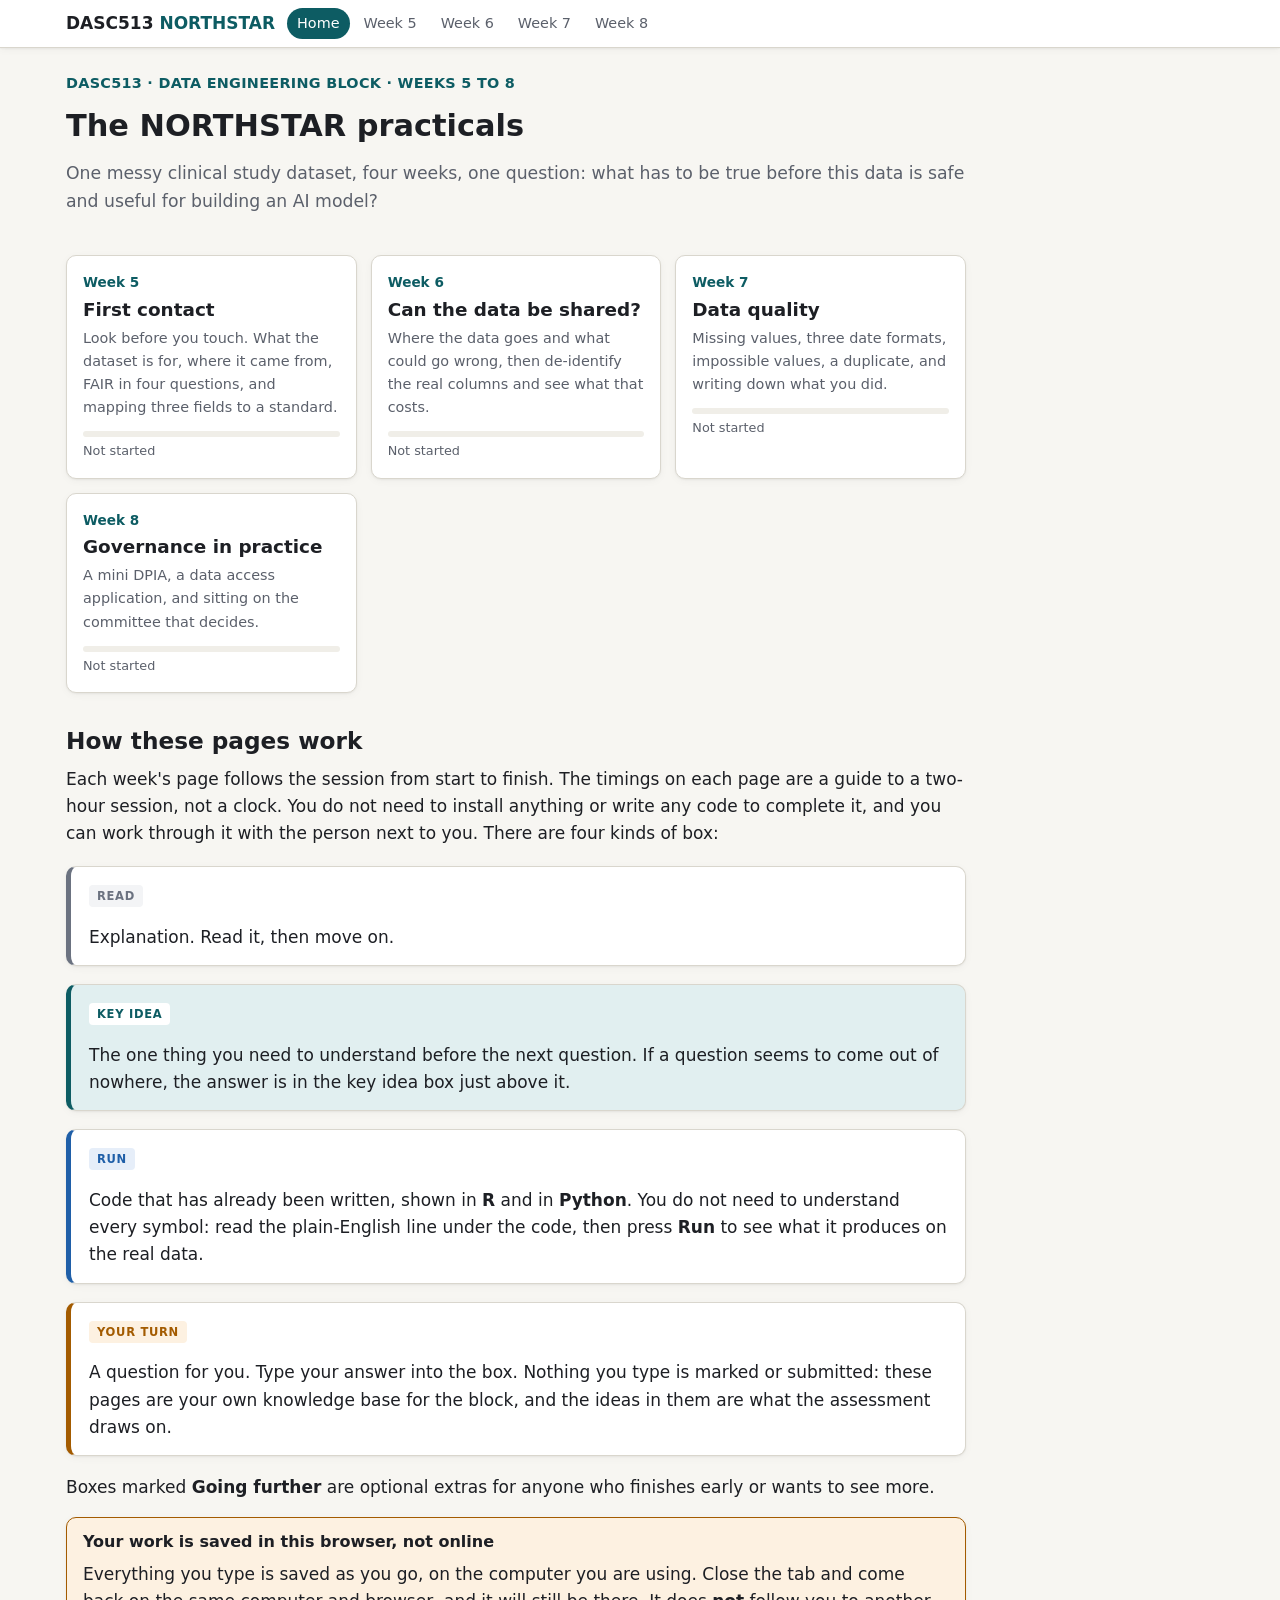
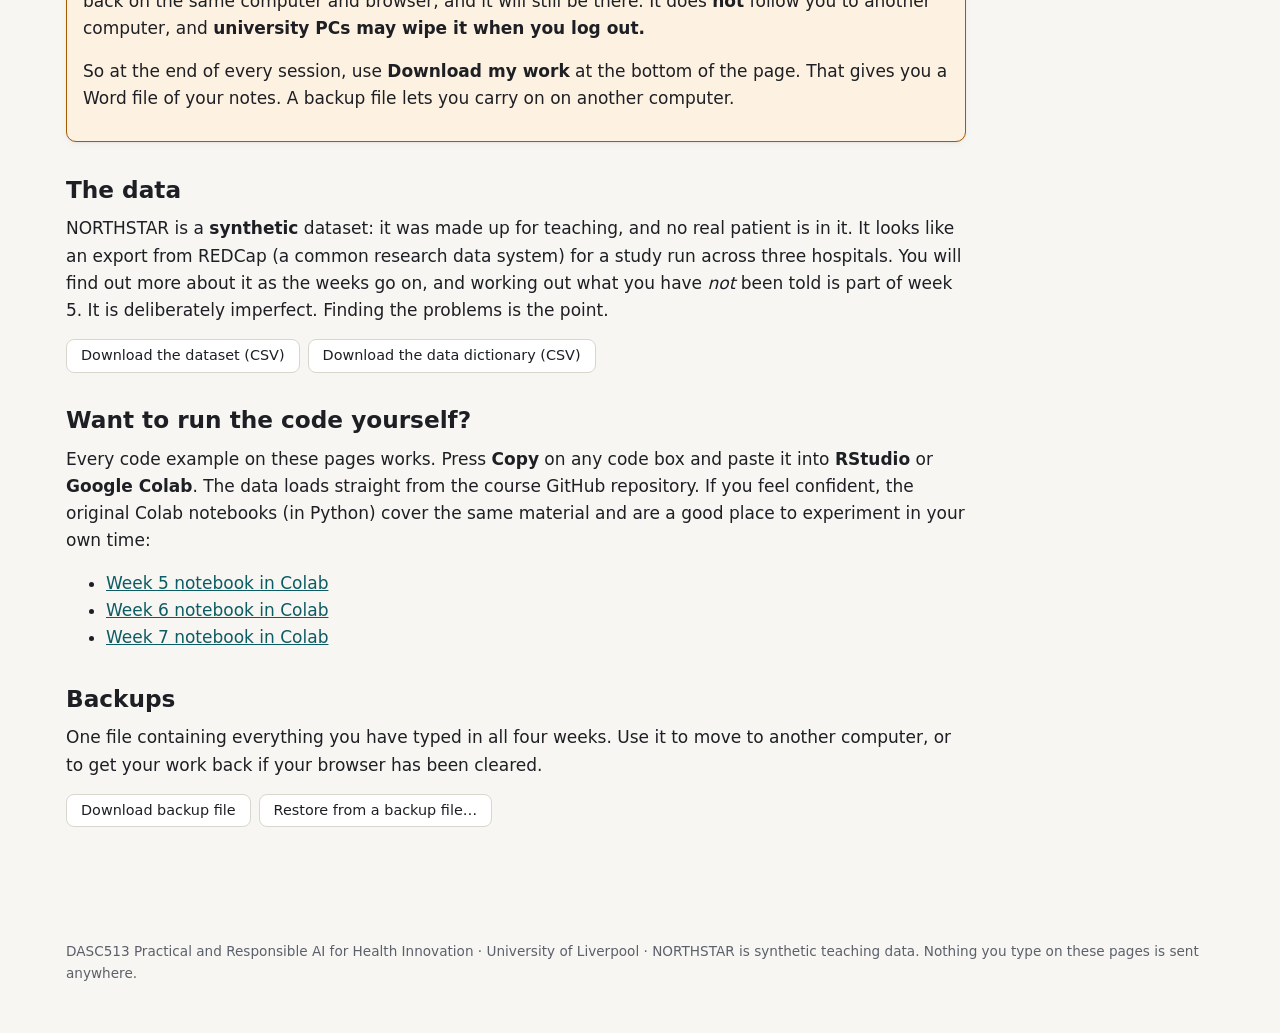
<file: docs/index.html>
<!doctype html>
<html lang="en-GB">
<head>
<meta charset="utf-8">
<meta name="viewport" content="width=device-width, initial-scale=1">
<title>NORTHSTAR Practicals</title>
<meta name="description" content="DASC513 Data Engineering practicals: work through the NORTHSTAR study dataset week by week. Answers save in your browser and download as notes.">
<link rel="stylesheet" href="assets/style.css">
<link rel="icon" href="data:image/svg+xml,%3Csvg xmlns='http://www.w3.org/2000/svg' viewBox='0 0 32 32'%3E%3Crect width='32' height='32' rx='7' fill='%230d5c63'/%3E%3Cpath d='M16 5l2.6 7.9H27l-6.8 4.9 2.6 8L16 21l-6.8 4.8 2.6-8L5 12.9h8.4z' fill='%23fff'/%3E%3C/svg%3E">
</head>
<body data-week="home">
<div class="layout" style="grid-template-columns:1fr">
<main id="main" style="max-width:900px">

<div class="hero">
  <div class="kicker">DASC513 · Data Engineering block · Weeks 5 to 8</div>
  <h1>The NORTHSTAR practicals</h1>
  <p class="lede">One messy clinical study dataset, four weeks, one question: what has to be true
  before this data is safe and useful for building an AI model?</p>
</div>

<div class="cards" id="weeks">
  <a class="card" href="week5.html" data-wk="5"><div class="wk">Week 5</div><h3>First contact</h3>
    <p>Look before you touch. What the dataset is for, where it came from, FAIR in four questions, and mapping three fields to a standard.</p>
    <div class="pbar"><div></div></div><div class="pct"></div></a>
  <a class="card" href="week6.html" data-wk="6"><div class="wk">Week 6</div><h3>Can the data be shared?</h3>
    <p>Where the data goes and what could go wrong, then de-identify the real columns and see what that costs.</p>
    <div class="pbar"><div></div></div><div class="pct"></div></a>
  <a class="card" href="week7.html" data-wk="7"><div class="wk">Week 7</div><h3>Data quality</h3>
    <p>Missing values, three date formats, impossible values, a duplicate, and writing down what you did.</p>
    <div class="pbar"><div></div></div><div class="pct"></div></a>
  <a class="card" href="week8.html" data-wk="8"><div class="wk">Week 8</div><h3>Governance in practice</h3>
    <p>A mini DPIA, a data access application, and sitting on the committee that decides.</p>
    <div class="pbar"><div></div></div><div class="pct"></div></a>
</div>

<h2>How these pages work</h2>
<p>Each week's page follows the session from start to finish. The timings on each page are a guide to a two-hour session, not a clock. You do not need to install anything or write
any code to complete it, and you can work through it with the person next to you. There are four kinds of box:</p>
<div class="cell read"><span class="tag">Read</span><p>Explanation. Read it, then move on.</p></div>
<div class="cell know"><span class="tag">Key idea</span><p>The one thing you need to understand before the next question. If a question seems to come out of nowhere, the answer is in the key idea box just above it.</p></div>
<div class="cell run"><span class="tag">Run</span><p>Code that has already been written, shown in <strong>R</strong> and in <strong>Python</strong>.
You do not need to understand every symbol: read the plain-English line under the code, then press <strong>Run</strong> to see what it produces on the real data.</p></div>
<div class="cell turn"><span class="tag">Your turn</span><p>A question for you. Type your answer into the box. Nothing you type is marked or submitted: these pages are your own knowledge base for the block, and the ideas in them are what the assessment draws on.</p></div>

<p>Boxes marked <strong>Going further</strong> are optional extras for anyone who finishes early or wants to see more.</p>
<div class="notice important">
  <h3>Your work is saved in this browser, not online</h3>
  <p>Everything you type is saved as you go, on the computer you are using. Close the tab and come back
  on the same computer and browser, and it will still be there. It does <strong>not</strong> follow you to another
  computer, and <strong>university PCs may wipe it when you log out.</strong></p>
  <p>So at the end of every session, use <strong>Download my work</strong> at the bottom of the page.
  That gives you a Word file of your notes. A backup file lets you carry on on another computer.</p>
</div>

<h2>The data</h2>
<p>NORTHSTAR is a <strong>synthetic</strong> dataset: it was made up for teaching, and no real patient is in it.
It looks like an export from REDCap (a common research data system) for a study run across three
hospitals. You will find out more about it as the weeks go on, and working out what you have <em>not</em>
been told is part of week 5. It is deliberately imperfect. Finding the problems is the point.</p>
<div class="btnrow">
  <a class="btn" href="data/NORTHSTAR_redcap_export.csv" download>Download the dataset (CSV)</a>
  <a class="btn" href="data/NORTHSTAR_data_dictionary.csv" download>Download the data dictionary (CSV)</a>
</div>

<h2>Want to run the code yourself?</h2>
<p>Every code example on these pages works. Press <strong>Copy</strong> on any code box and paste it into
<strong>RStudio</strong> or <strong>Google Colab</strong>. The data loads straight from the course GitHub repository.
If you feel confident, the original Colab notebooks (in Python) cover the same material and are a good
place to experiment in your own time:</p>
<ul>
  <li><a href="https://colab.research.google.com/github/civic-health-innovation-labs/dasc513-data-engineering/blob/main/NORTHSTAR_week5_first_contact_STUDENT.ipynb">Week 5 notebook in Colab</a></li>
  <li><a href="https://colab.research.google.com/github/civic-health-innovation-labs/dasc513-data-engineering/blob/main/NORTHSTAR_week6_anonymisation_STUDENT.ipynb">Week 6 notebook in Colab</a></li>
  <li><a href="https://colab.research.google.com/github/civic-health-innovation-labs/dasc513-data-engineering/blob/main/NORTHSTAR_week7_data_quality_STUDENT.ipynb">Week 7 notebook in Colab</a></li>
</ul>

<h2>Backups</h2>
<p>One file containing everything you have typed in all four weeks. Use it to move to another computer,
or to get your work back if your browser has been cleared.</p>
<div class="btnrow">
  <button type="button" id="backup">Download backup file</button>
  <label class="btn" for="restore">Restore from a backup file…</label>
  <input type="file" id="restore" accept=".json,application/json" hidden>
</div>

</main>
</div>
<footer class="site">DASC513 Practical and Responsible AI for Health Innovation · University of Liverpool ·
NORTHSTAR is synthetic teaching data. Nothing you type on these pages is sent anywhere.</footer>

<script src="assets/app.js"></script>
<script>
(function () {
  var meta = DASC.readJSON("dasc513.meta", {});
  document.querySelectorAll(".card[data-wk]").forEach(function (c) {
    var w = c.dataset.wk, s = DASC.readJSON("dasc513.week" + w, {});
    var p = meta["progress" + w] || 0;
    c.querySelector(".pbar div").style.width = p + "%";
    c.querySelector(".pct").textContent = s._updated ? p + "% answered" : "Not started";
  });
  document.getElementById("backup").addEventListener("click", function () {
    DASC.download("DASC513_backup_" + new Date().toISOString().slice(0, 10) + ".json", JSON.stringify(DASC.allData(), null, 1), "application/json");
  });
  document.getElementById("restore").addEventListener("change", function (e) { if (e.target.files[0]) DASC.restore(e.target.files[0]); });
})();
</script>
</body>
</html>
</file>
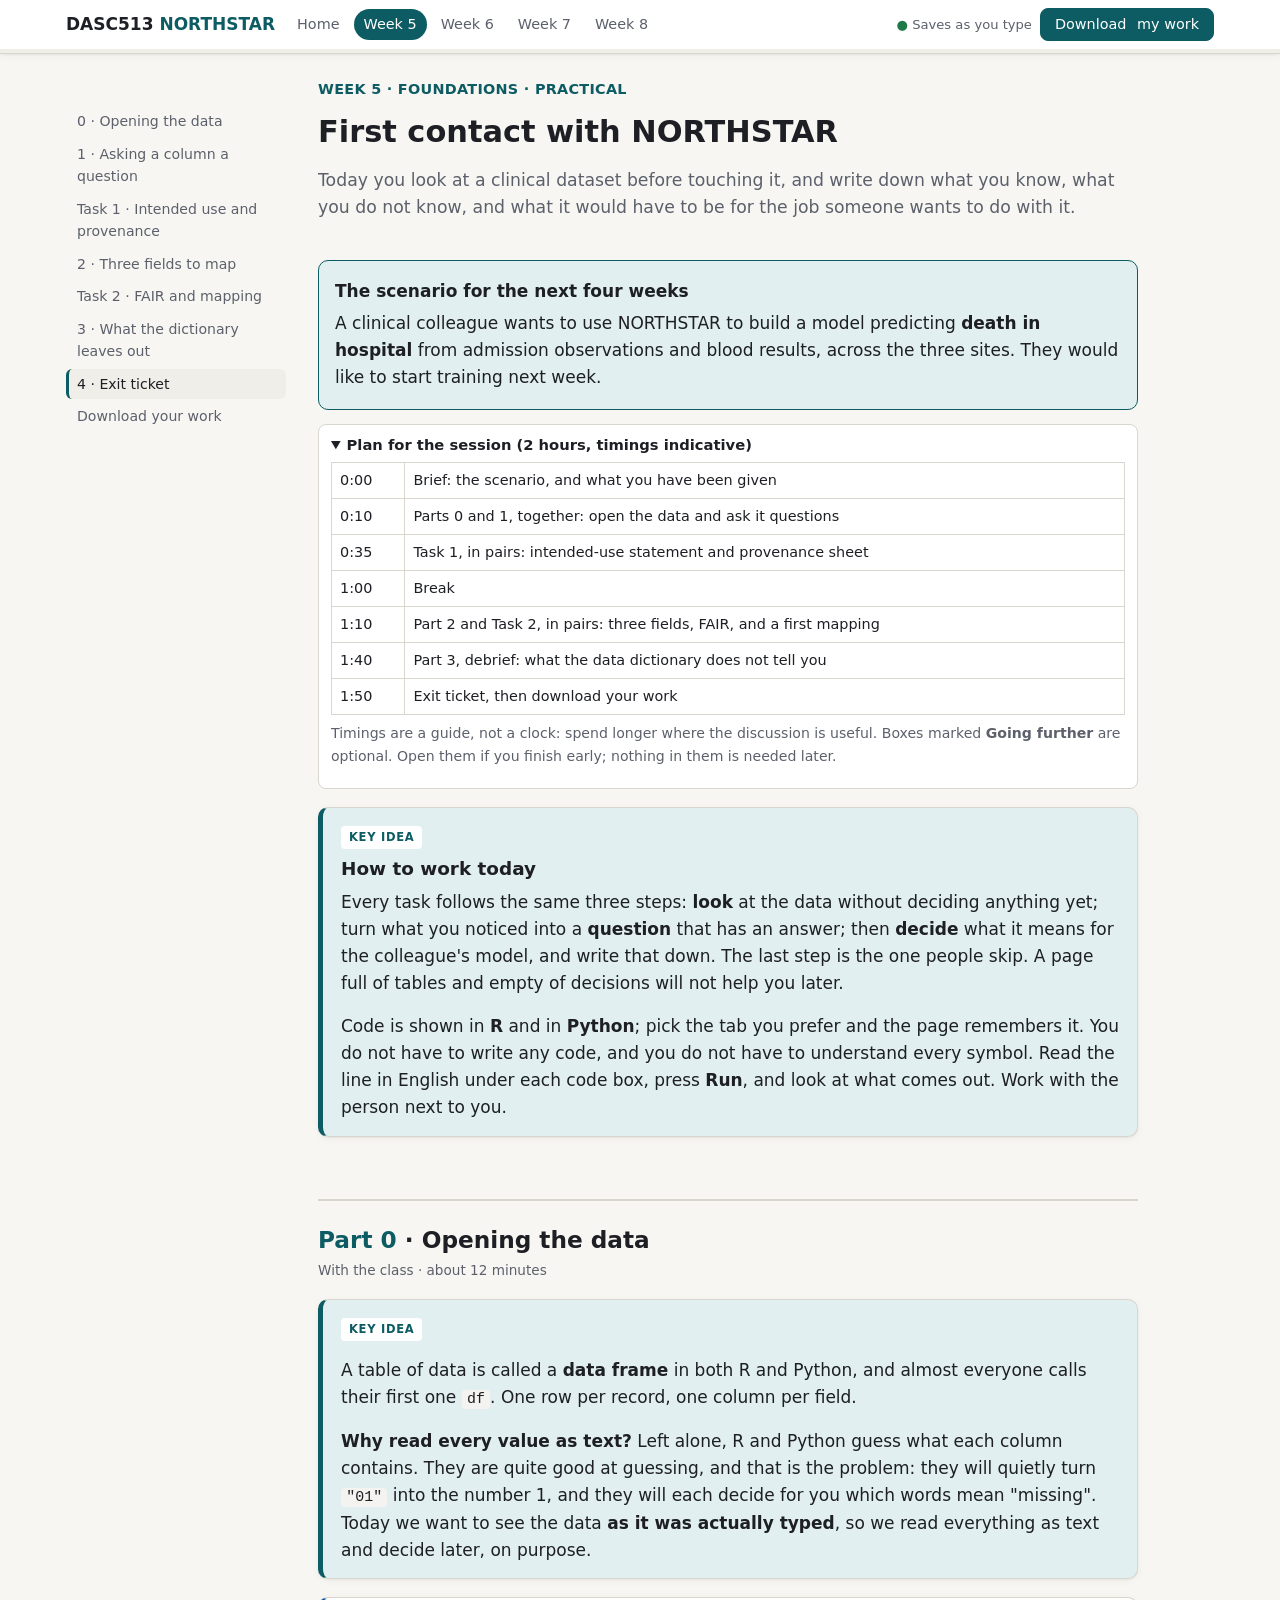
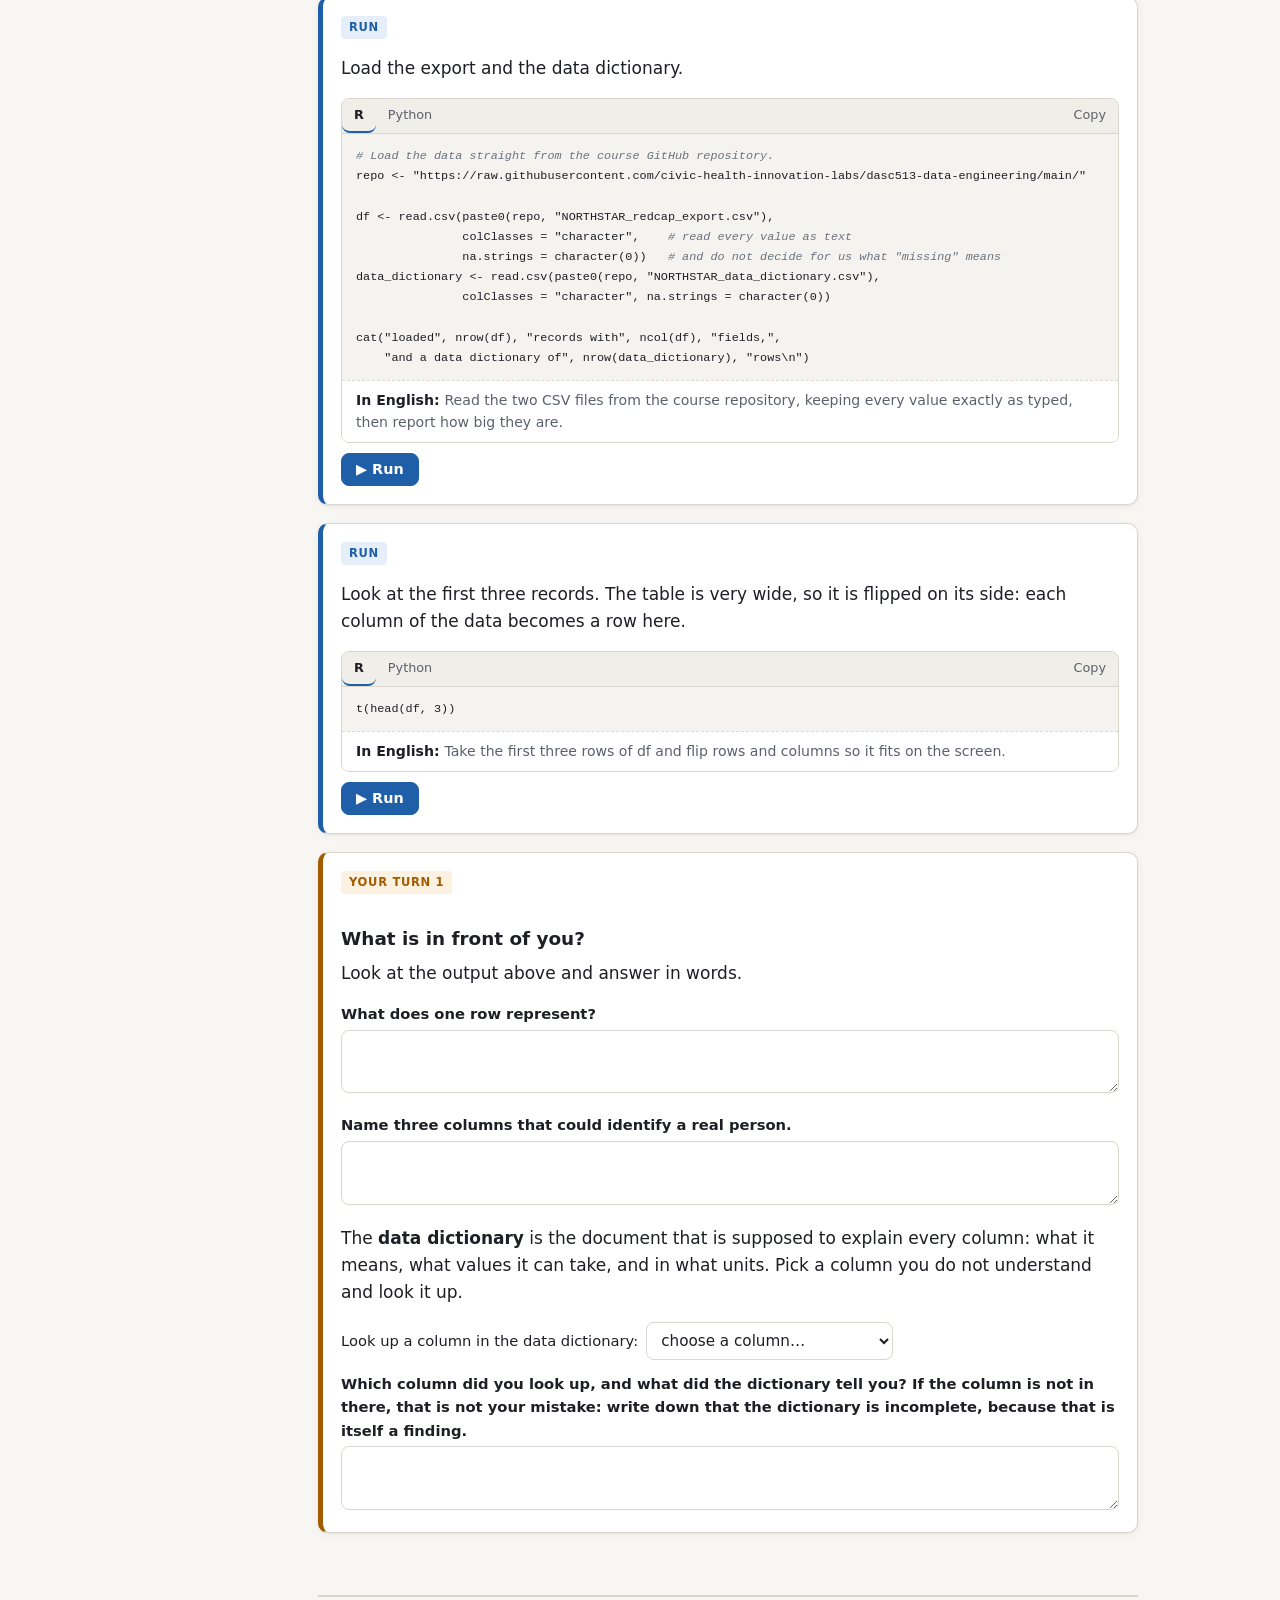
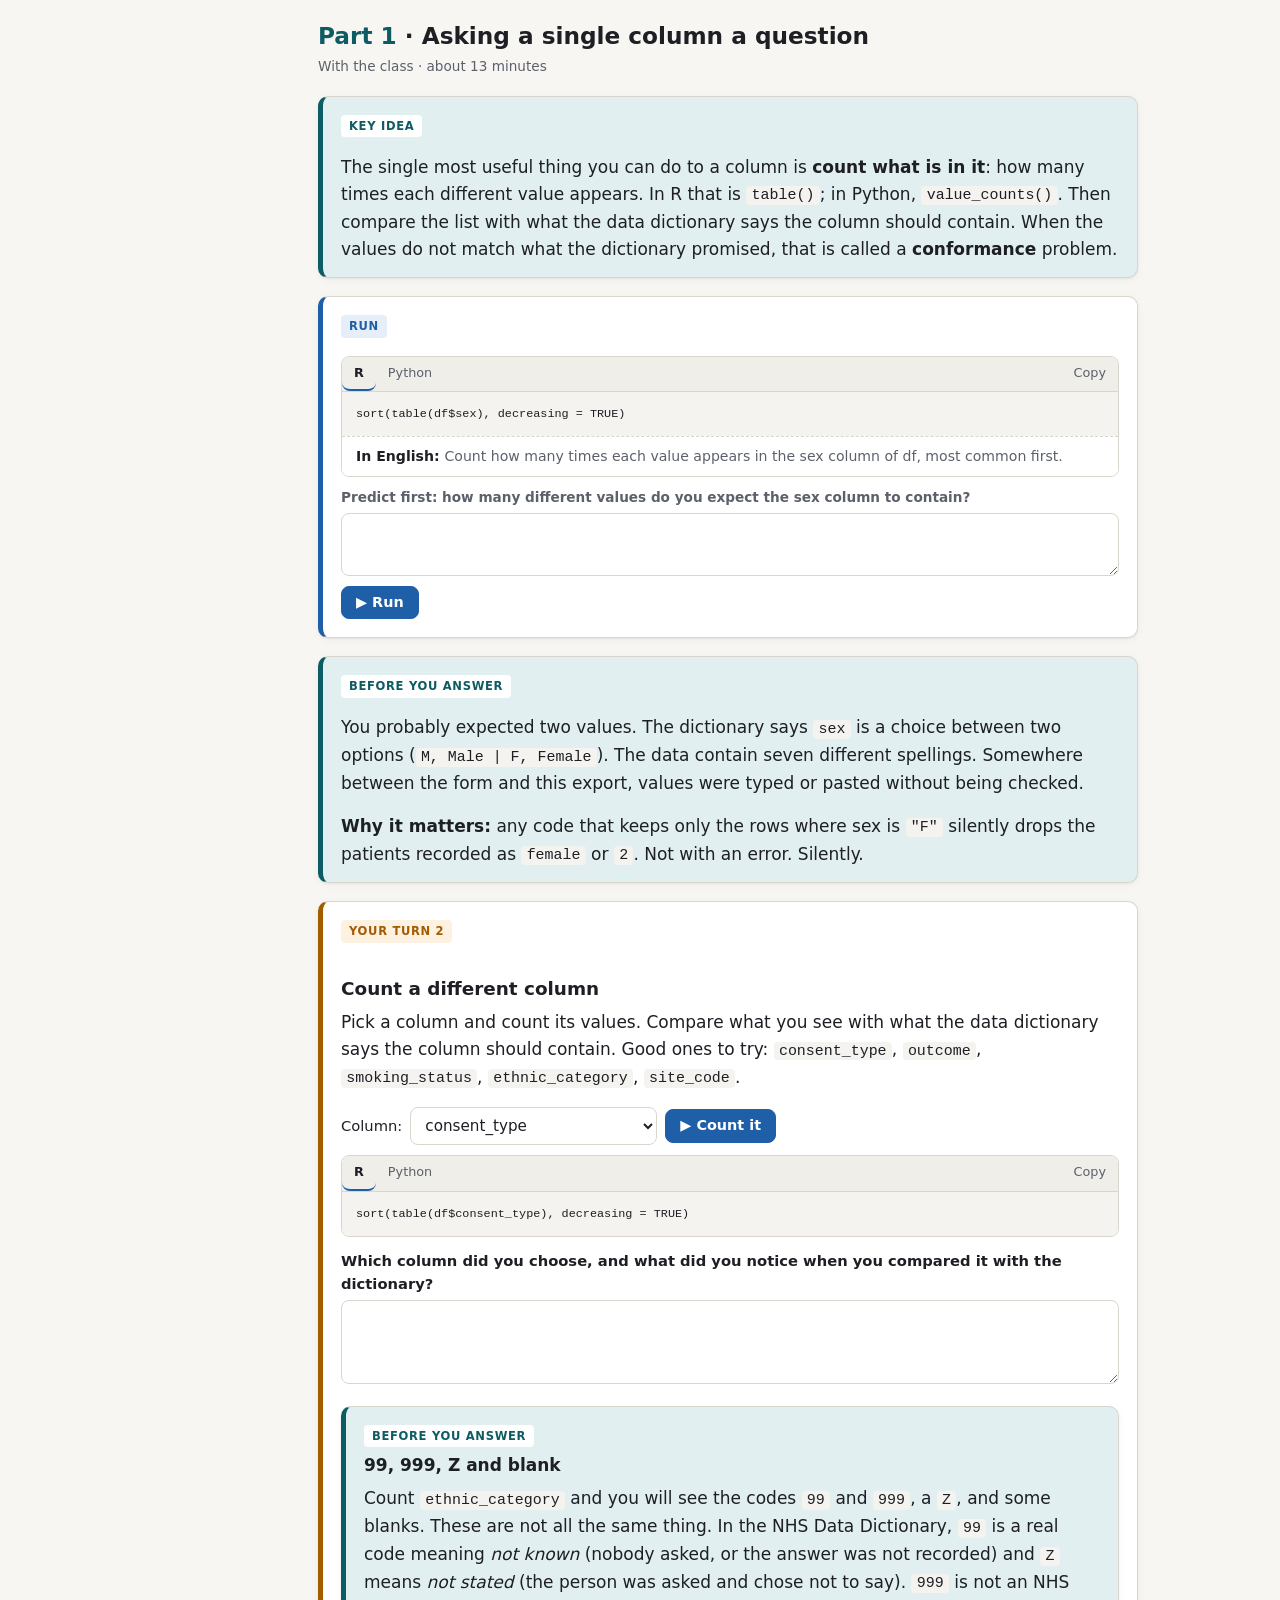
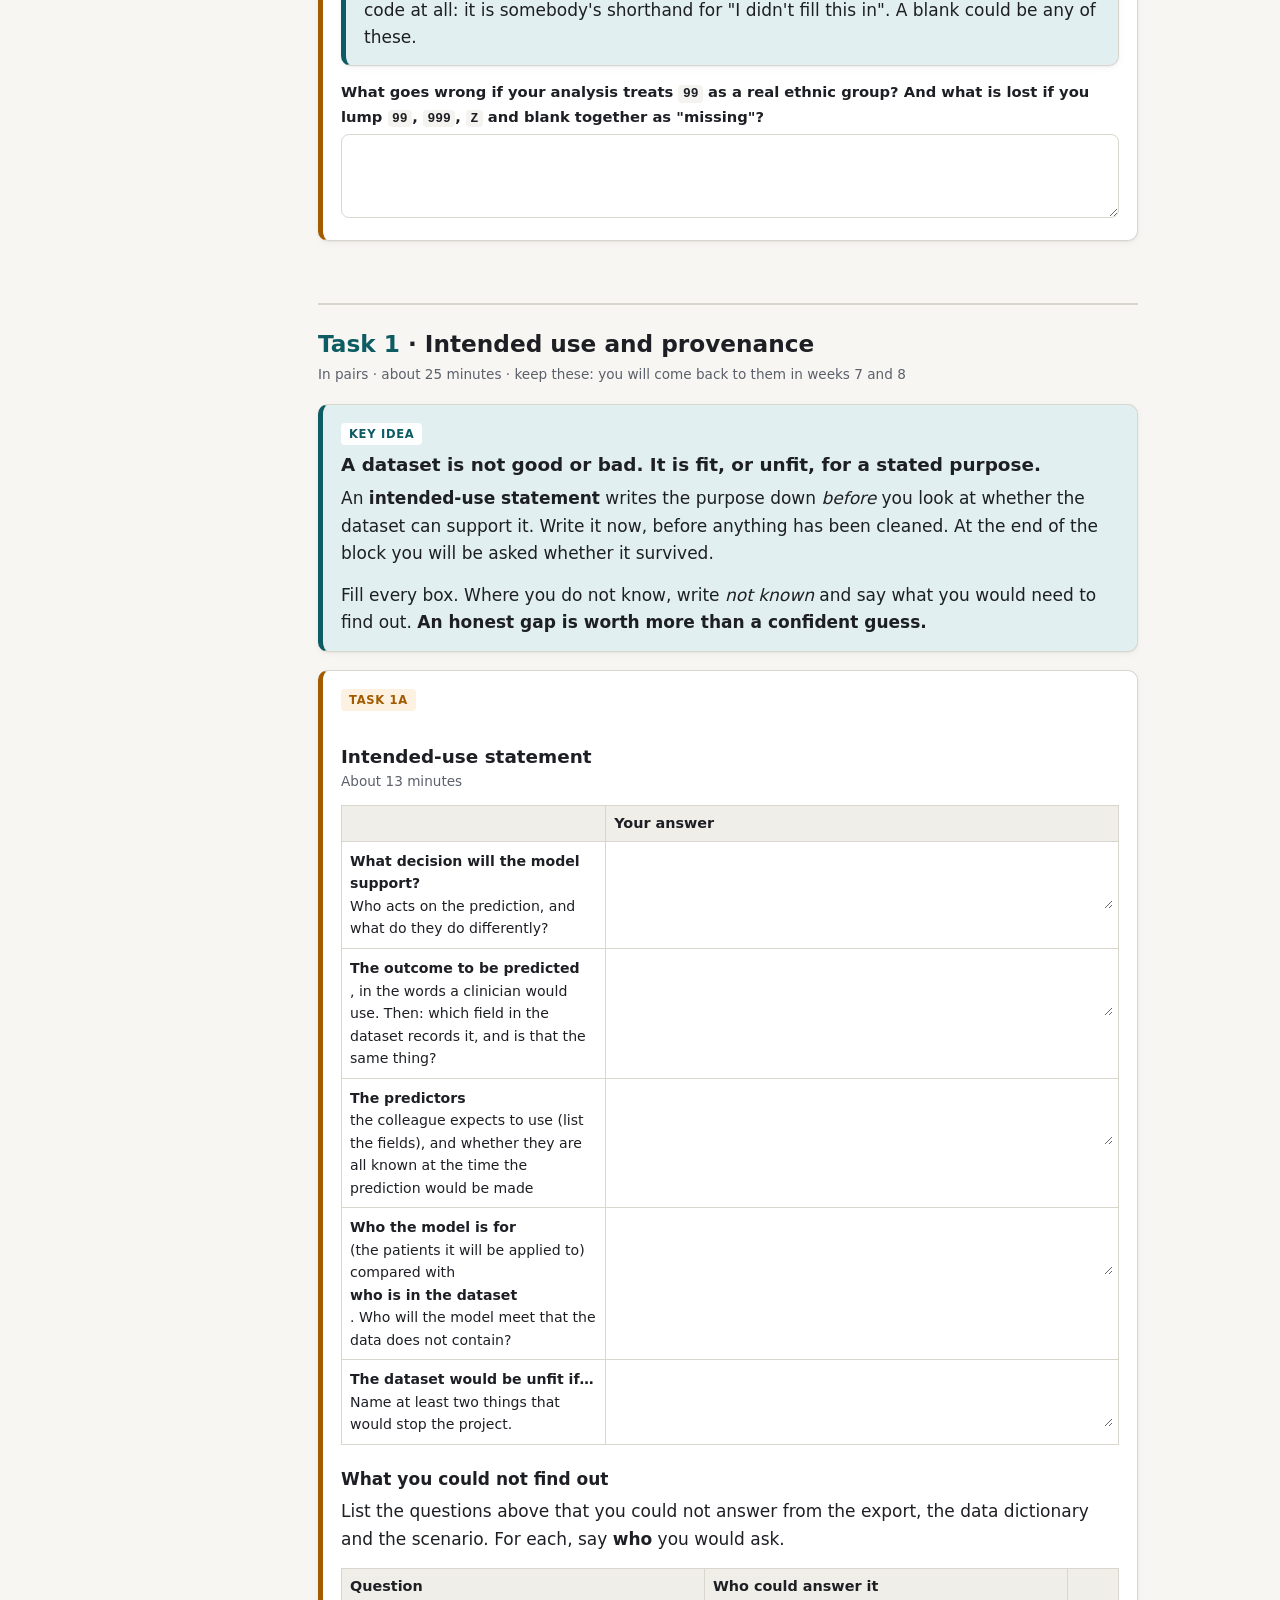
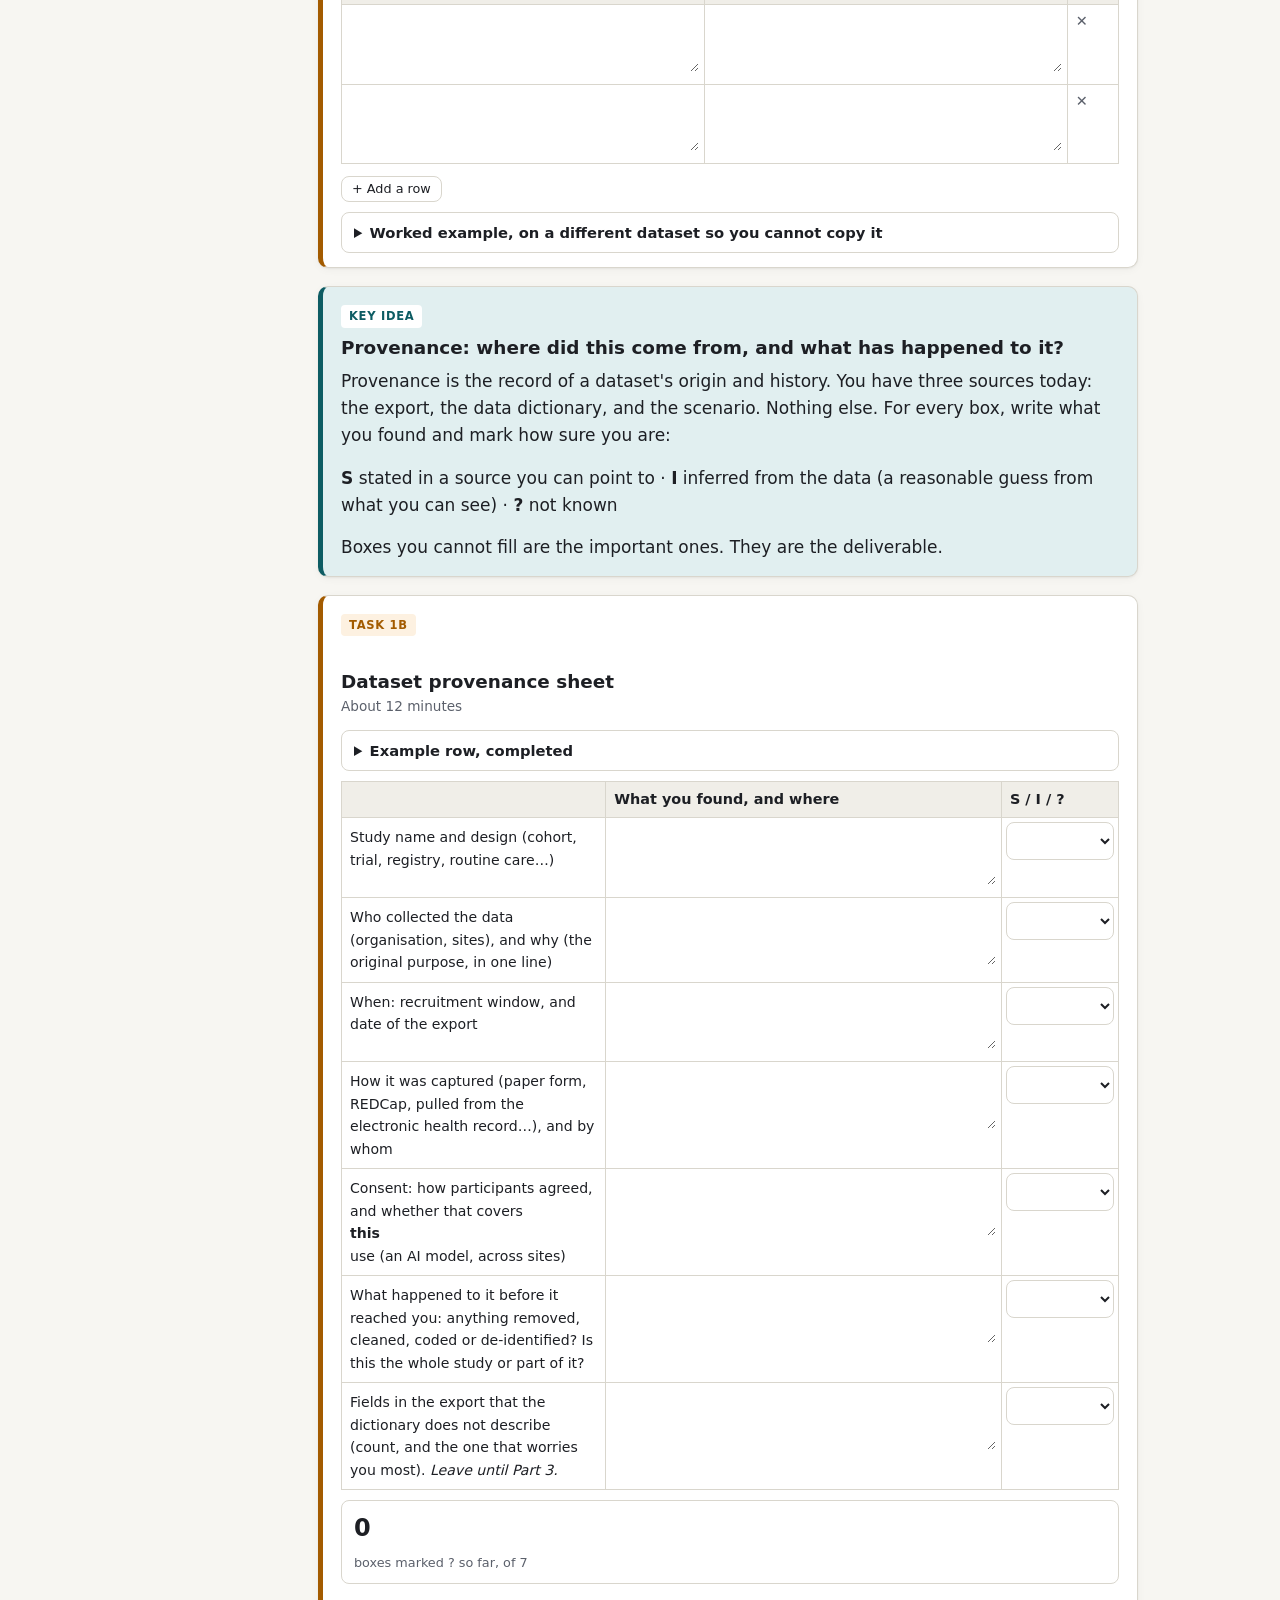
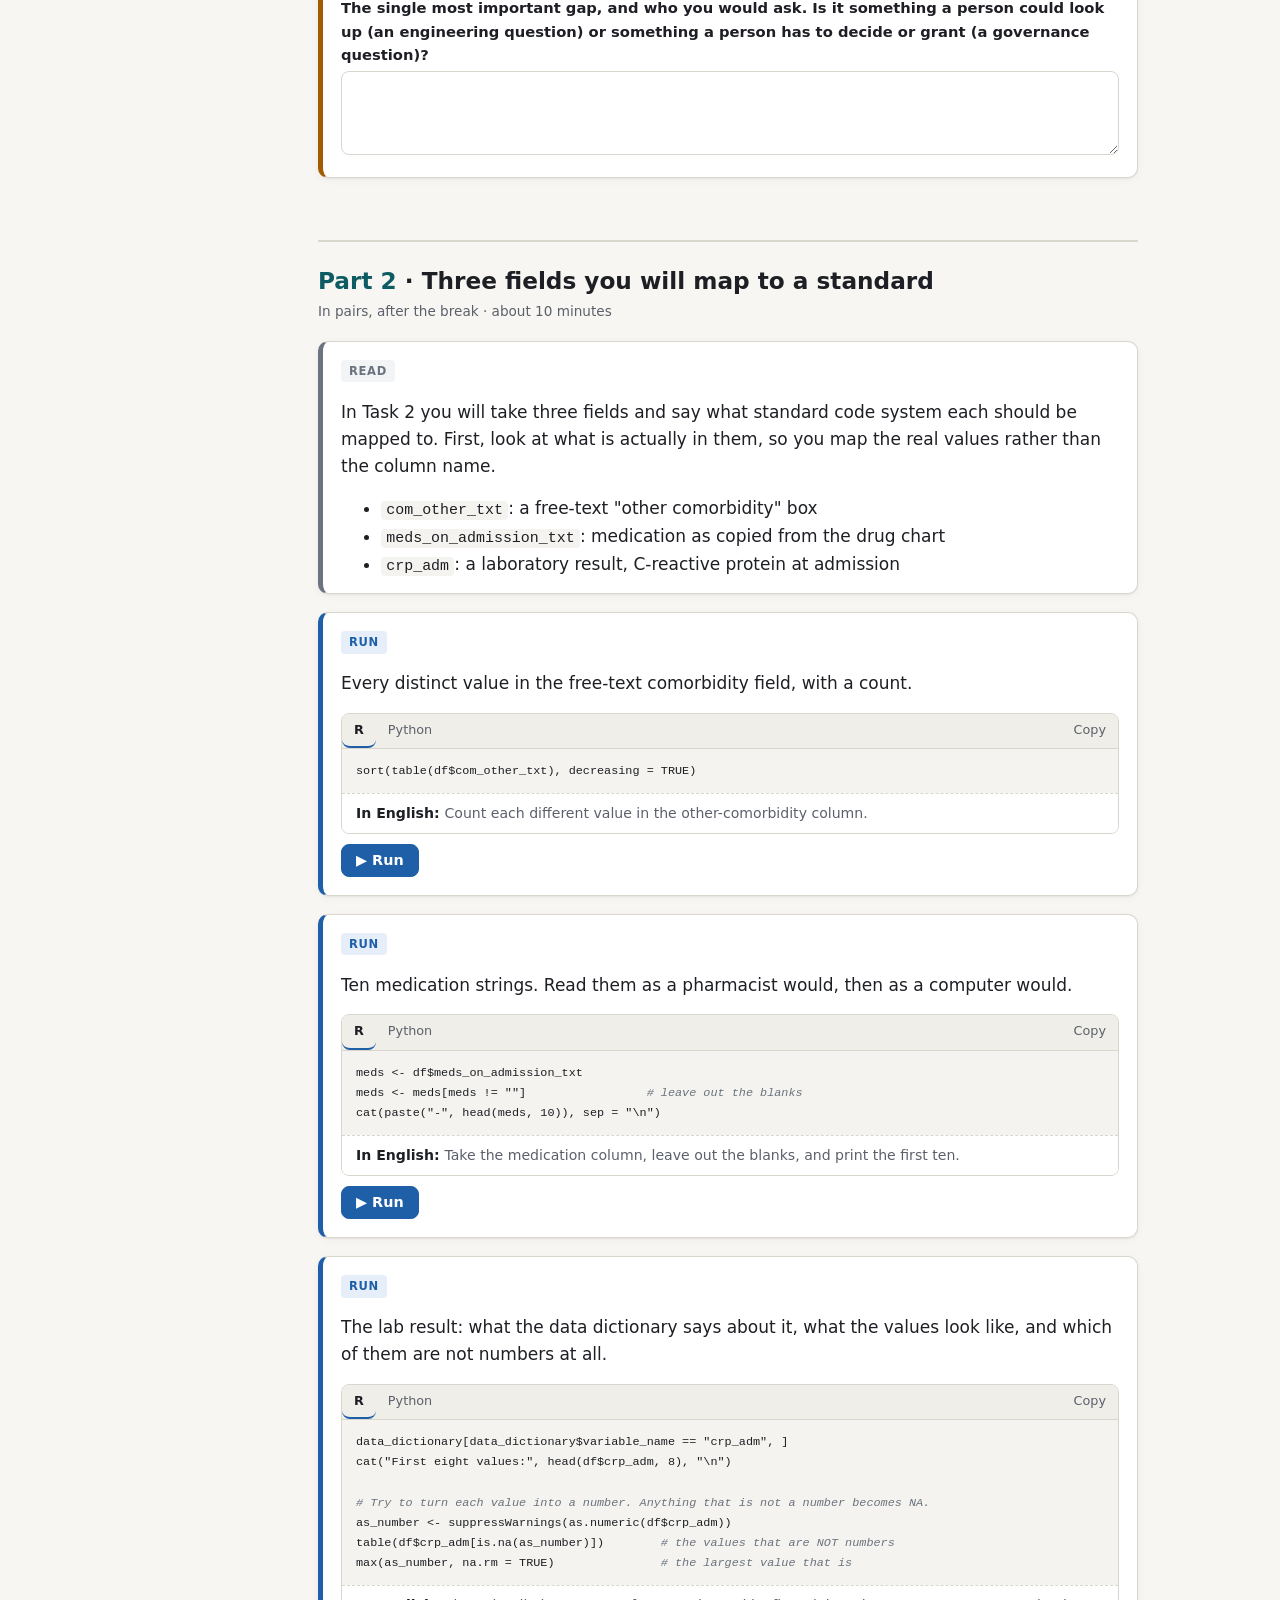
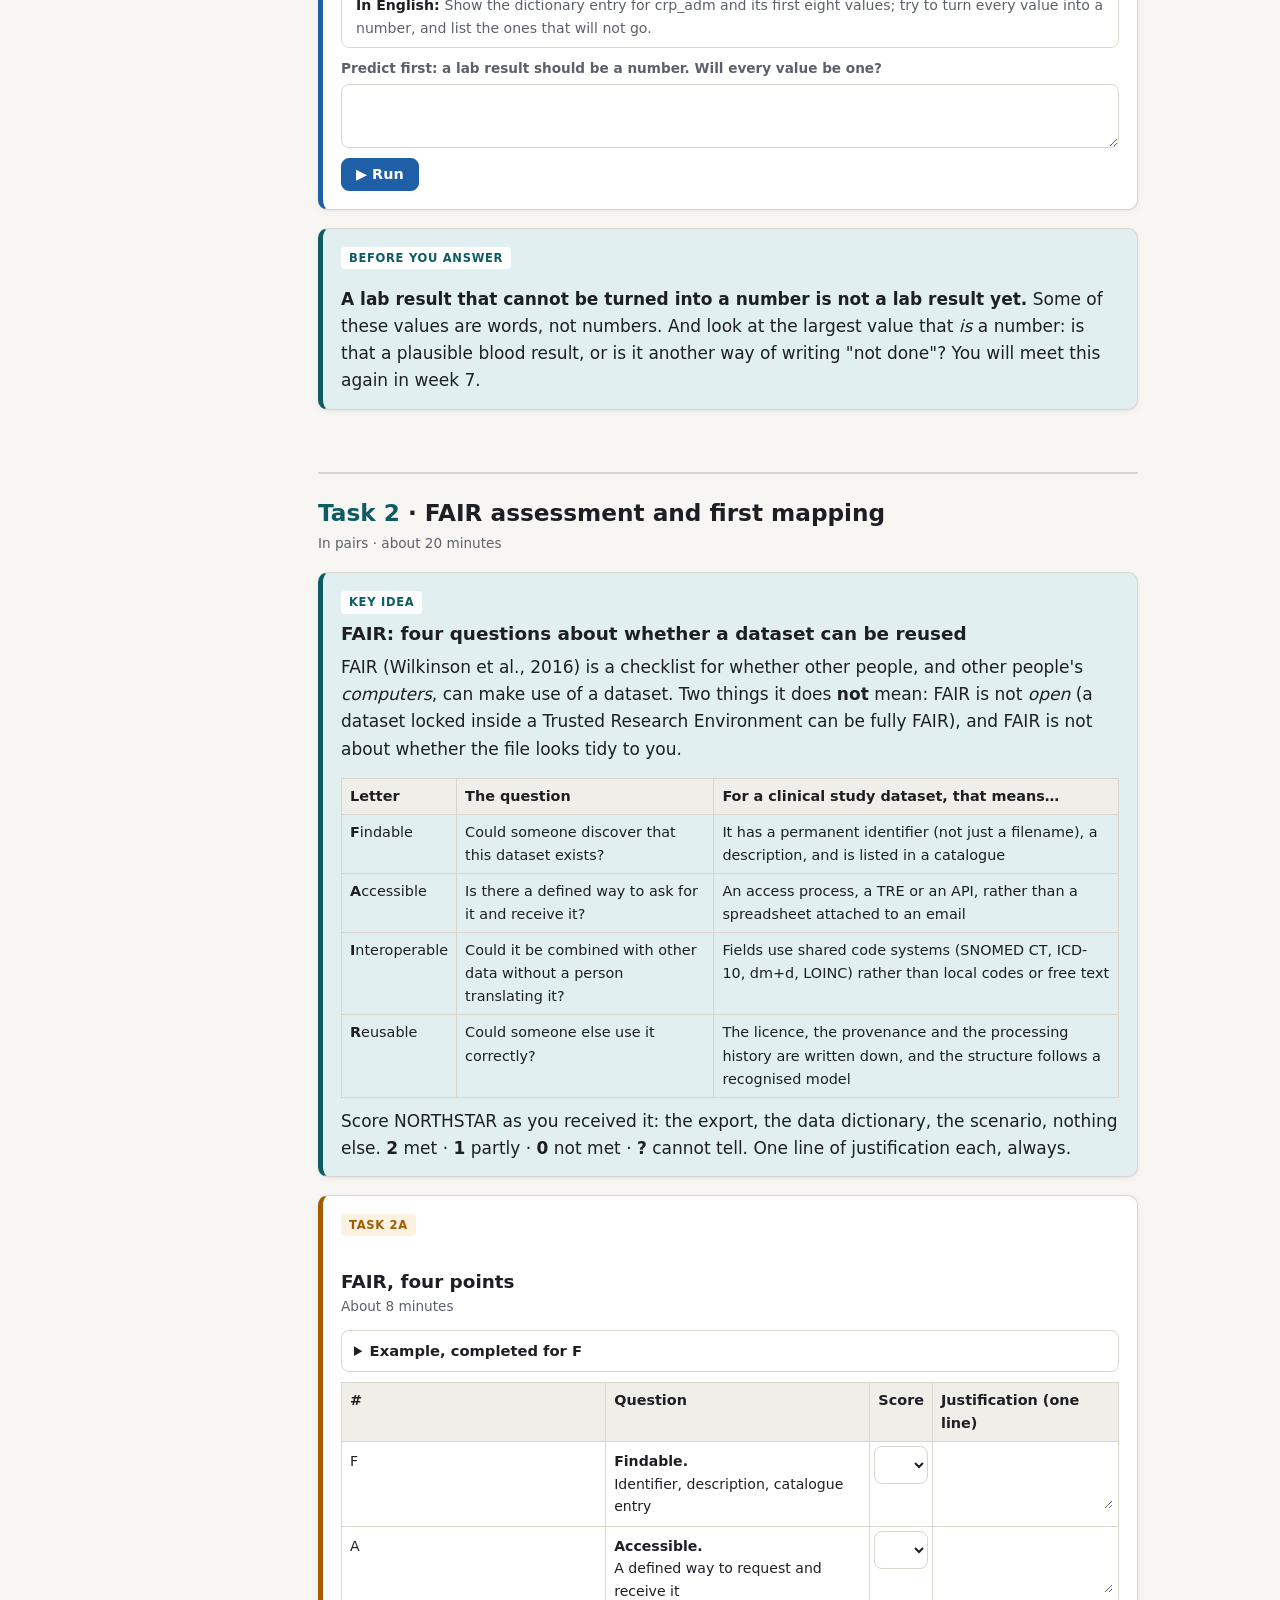
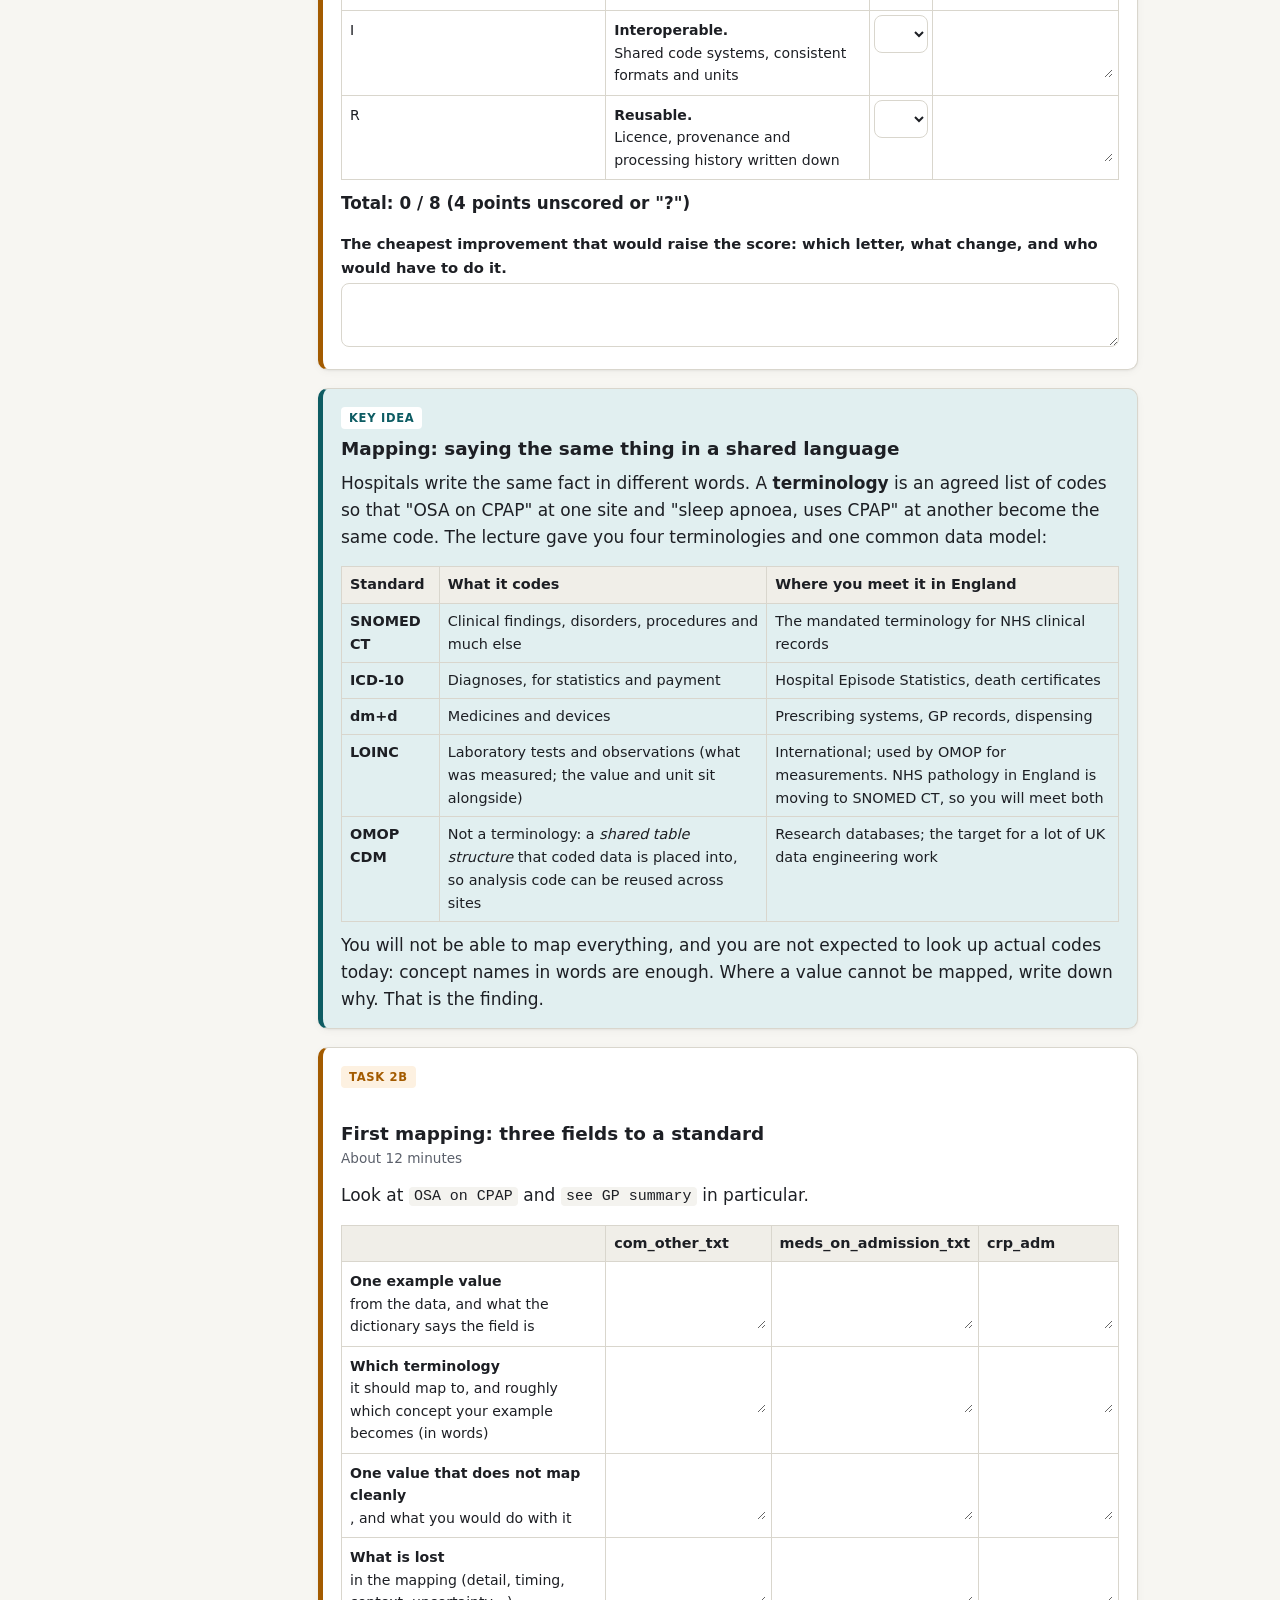
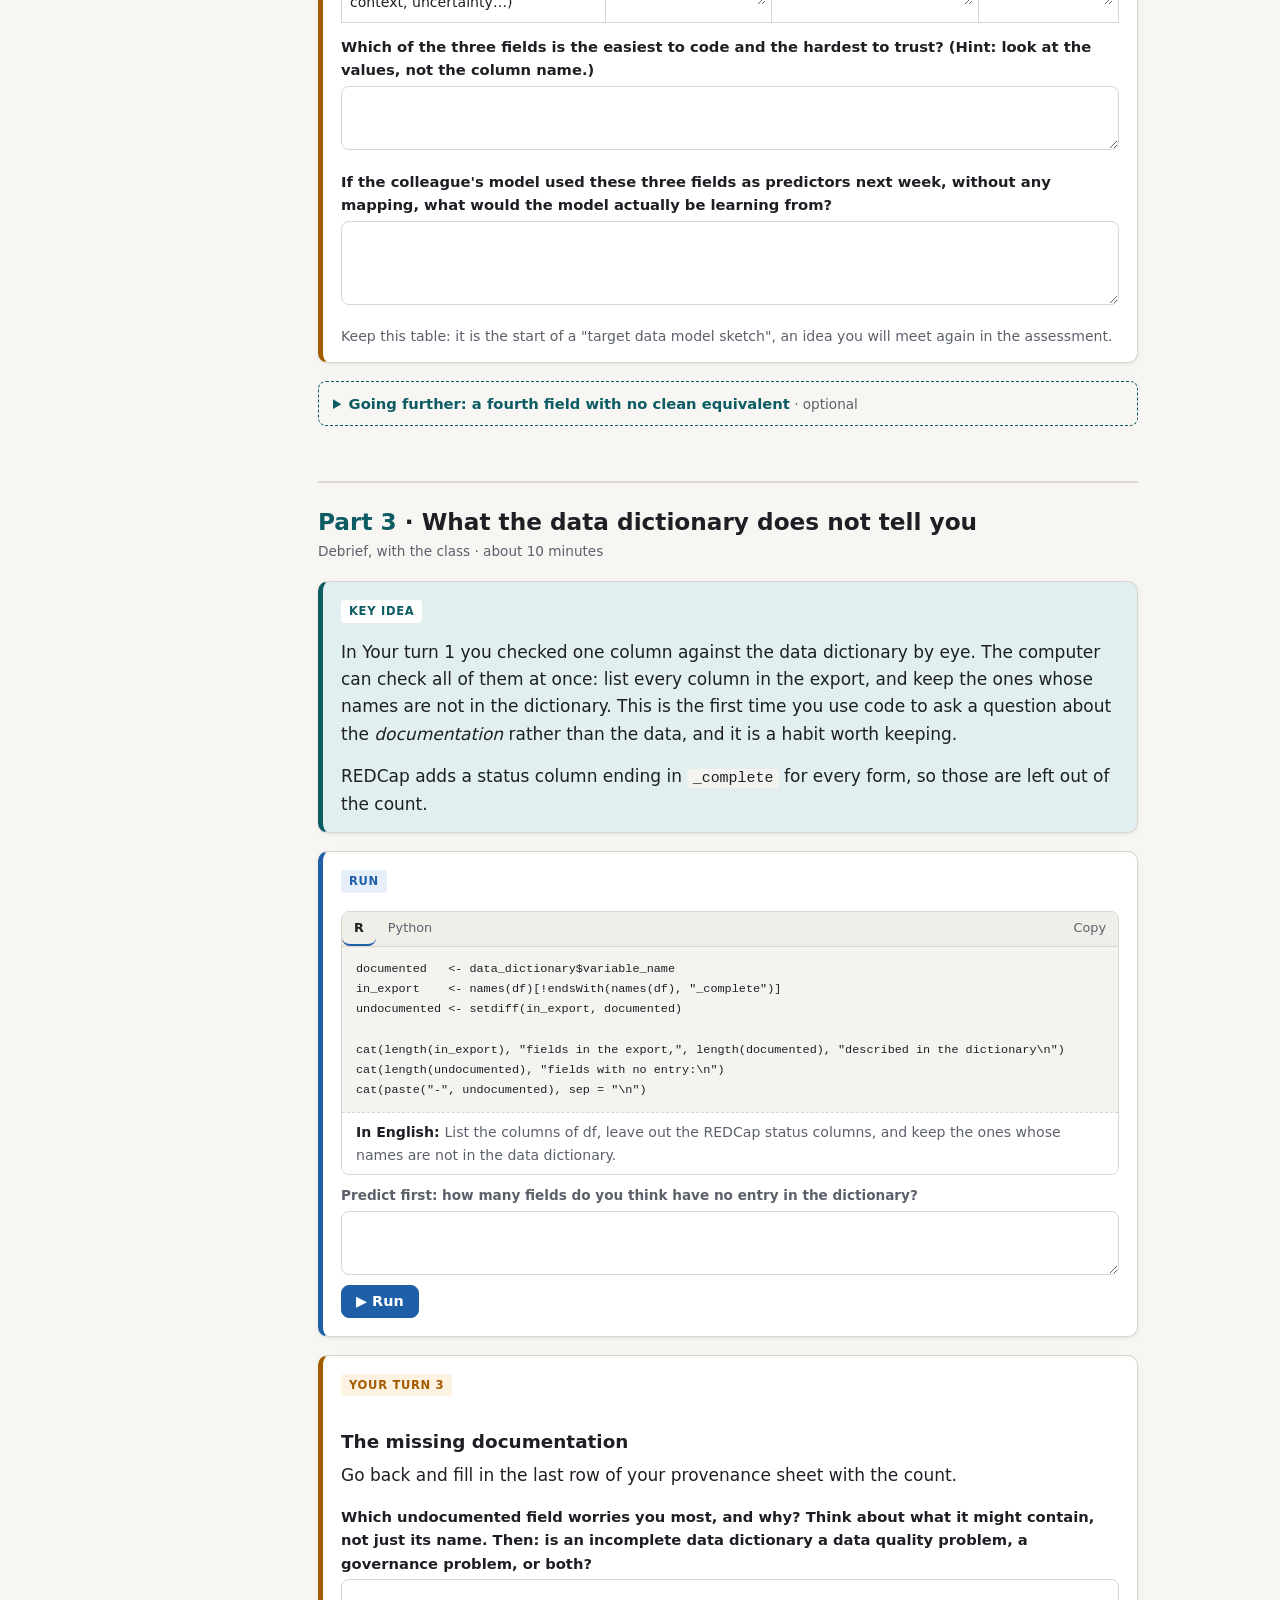
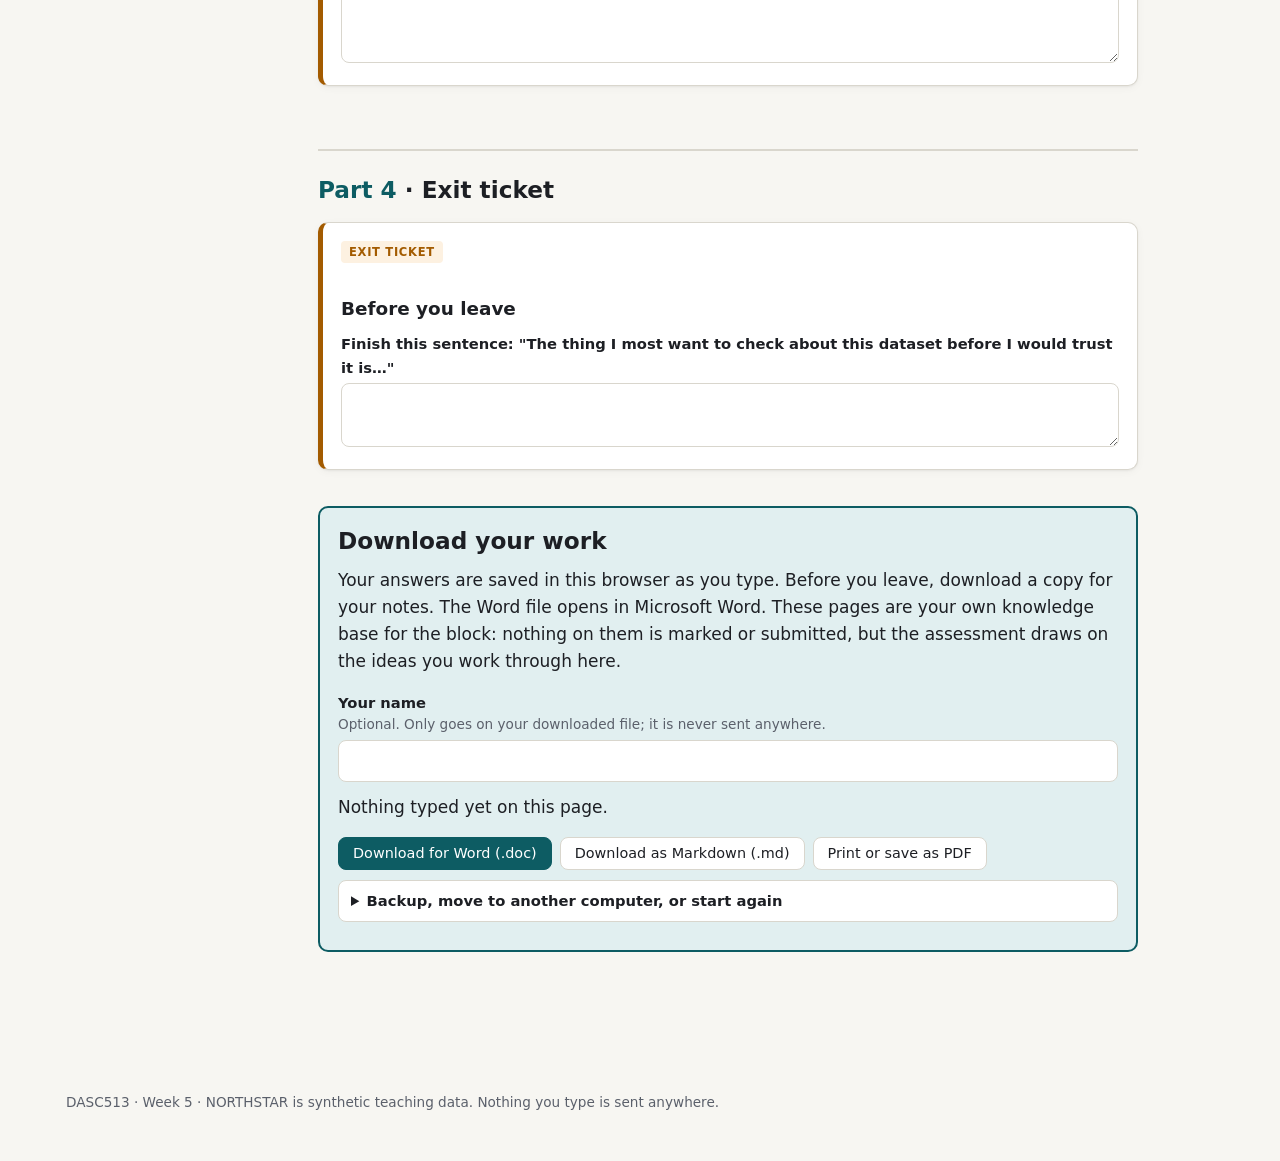
<file: docs/week5.html>
<!doctype html>
<html lang="en-GB">
<head>
<meta charset="utf-8">
<meta name="viewport" content="width=device-width, initial-scale=1">
<title>Week 5 First Contact</title>
<meta name="description" content="DASC513 week 5 practical: first contact with the NORTHSTAR dataset, intended use, provenance, FAIR and mapping.">
<link rel="stylesheet" href="assets/style.css">
<link rel="icon" href="data:image/svg+xml,%3Csvg xmlns='http://www.w3.org/2000/svg' viewBox='0 0 32 32'%3E%3Crect width='32' height='32' rx='7' fill='%230d5c63'/%3E%3Cpath d='M16 5l2.6 7.9H27l-6.8 4.9 2.6 8L16 21l-6.8 4.8 2.6-8L5 12.9h8.4z' fill='%23fff'/%3E%3C/svg%3E">
</head>
<body data-week="5">
<div class="layout">
<aside class="toc"></aside>
<main id="main">

<div class="hero">
  <div class="kicker">Week 5 · Foundations · Practical</div>
  <h1>First contact with NORTHSTAR</h1>
  <p class="lede">Today you look at a clinical dataset before touching it, and write down what you know,
  what you do not know, and what it would have to be for the job someone wants to do with it.</p>
</div>

<div class="scenario">
  <p><strong>The scenario for the next four weeks</strong></p>
  <p>A clinical colleague wants to use NORTHSTAR to build a model predicting <strong>death in hospital</strong>
  from admission observations and blood results, across the three sites. They would like to start training next week.</p>
</div>

<details open>
  <summary>Plan for the session (2 hours, timings indicative)</summary>
  <table class="plan">
    <tr><td>0:00</td><td>Brief: the scenario, and what you have been given</td></tr>
    <tr><td>0:10</td><td>Parts 0 and 1, together: open the data and ask it questions</td></tr>
    <tr><td>0:35</td><td>Task 1, in pairs: intended-use statement and provenance sheet</td></tr>
    <tr><td>1:00</td><td>Break</td></tr>
    <tr><td>1:10</td><td>Part 2 and Task 2, in pairs: three fields, FAIR, and a first mapping</td></tr>
    <tr><td>1:40</td><td>Part 3, debrief: what the data dictionary does not tell you</td></tr>
    <tr><td>1:50</td><td>Exit ticket, then download your work</td></tr>
  </table>
  <p class="hint">Timings are a guide, not a clock: spend longer where the discussion is useful. Boxes marked <strong>Going further</strong> are optional. Open them if you finish early; nothing in them is needed later.</p>
</details>

<div class="cell know">
  <span class="tag">Key idea</span>
  <h3 style="margin-top:0">How to work today</h3>
  <p>Every task follows the same three steps: <strong>look</strong> at the data without deciding anything yet; turn what you noticed into a
  <strong>question</strong> that has an answer; then <strong>decide</strong> what it means for the colleague's model, and write that down.
  The last step is the one people skip. A page full of tables and empty of decisions will not help you later.</p>
  <p>Code is shown in <strong>R</strong> and in <strong>Python</strong>; pick the tab you prefer and the page remembers it. You do not have to write any code,
  and you do not have to understand every symbol. Read the line in English under each code box, press <strong>Run</strong>, and look at what comes out.
  Work with the person next to you.</p>
</div>

<!-- ================================================================ -->
<section class="part" id="p0">
<h2 data-short="0 · Opening the data"><span class="part-no">Part 0</span> · Opening the data</h2>
<p class="timing">With the class · about 12 minutes</p>

<div class="cell know">
  <span class="tag">Key idea</span>
  <p>A table of data is called a <strong>data frame</strong> in both R and Python, and almost everyone calls their first one <code>df</code>.
  One row per record, one column per field.</p>
  <p><strong>Why read every value as text?</strong> Left alone, R and Python guess what each column contains. They are quite good at guessing, and that is the problem:
  they will quietly turn <code>"01"</code> into the number 1, and they will each decide for you which words mean "missing". Today we want to see the data
  <strong>as it was actually typed</strong>, so we read everything as text and decide later, on purpose.</p>
</div>

<div class="cell run" data-run="w5.load">
  <span class="tag">Run</span>
  <p>Load the export and the data dictionary.</p>
  <div class="codebox" data-say="Read the two CSV files from the course repository, keeping every value exactly as typed, then report how big they are.">
<script type="text/plain" data-lang="r">
# Load the data straight from the course GitHub repository.
repo <- "https://raw.githubusercontent.com/civic-health-innovation-labs/dasc513-data-engineering/main/"

df <- read.csv(paste0(repo, "NORTHSTAR_redcap_export.csv"),
               colClasses = "character",    # read every value as text
               na.strings = character(0))   # and do not decide for us what "missing" means
data_dictionary <- read.csv(paste0(repo, "NORTHSTAR_data_dictionary.csv"),
               colClasses = "character", na.strings = character(0))

cat("loaded", nrow(df), "records with", ncol(df), "fields,",
    "and a data dictionary of", nrow(data_dictionary), "rows\n")
</script>
<script type="text/plain" data-lang="py">
# Load the data straight from the course GitHub repository.
import pandas as pd
repo = "https://raw.githubusercontent.com/civic-health-innovation-labs/dasc513-data-engineering/main/"

df = pd.read_csv(repo + "NORTHSTAR_redcap_export.csv",
                 dtype=str,                 # read every value as text
                 keep_default_na=False)     # and do not decide for us what "missing" means
data_dictionary = pd.read_csv(repo + "NORTHSTAR_data_dictionary.csv",
                 dtype=str, keep_default_na=False)

print(f"loaded {df.shape[0]} records with {df.shape[1]} fields, "
      f"and a data dictionary of {len(data_dictionary)} rows")
</script>
  </div>
</div>

<div class="cell run" data-run="w5.head">
  <span class="tag">Run</span>
  <p>Look at the first three records. The table is very wide, so it is flipped on its side: each column of the data becomes a row here.</p>
  <div class="codebox" data-say="Take the first three rows of df and flip rows and columns so it fits on the screen.">
<script type="text/plain" data-lang="r">
t(head(df, 3))
</script>
<script type="text/plain" data-lang="py">
df.head(3).T
</script>
  </div>
  <div class="output tall"></div>
</div>

<div class="cell turn">
  <span class="tag">Your turn 1</span>
  <h3>What is in front of you?</h3>
  <p>Look at the output above and answer in words.</p>
  <div class="field"><label for="w5-yt1a">What does one <strong>row</strong> represent?</label>
    <textarea id="w5-yt1a" class="short" data-save="yt1.row"></textarea></div>
  <div class="field"><label for="w5-yt1b">Name three columns that could identify a real person.</label>
    <textarea id="w5-yt1b" class="short" data-save="yt1.ids"></textarea></div>
  <p>The <strong>data dictionary</strong> is the document that is supposed to explain every column: what it means, what values it can take, and in what units.
  Pick a column you do not understand and look it up.</p>
  <div class="lookup noprint">
    <label for="w5-lookup">Look up a column in the data dictionary:</label>
    <select id="w5-lookup"></select>
  </div>
  <div class="output" id="w5-lookup-out"></div>
  <div class="field"><label for="w5-yt1d">Which column did you look up, and what did the dictionary tell you? If the column is not in there, that is not your mistake:
    write down that the dictionary is incomplete, because that is itself a finding.</label>
    <textarea id="w5-yt1d" class="short" data-save="yt1.dict"></textarea></div>
</div>
</section>

<!-- ================================================================ -->
<section class="part" id="p1">
<h2 data-short="1 · Asking a column a question"><span class="part-no">Part 1</span> · Asking a single column a question</h2>
<p class="timing">With the class · about 13 minutes</p>

<div class="cell know">
  <span class="tag">Key idea</span>
  <p>The single most useful thing you can do to a column is <strong>count what is in it</strong>: how many times each different value appears.
  In R that is <code>table()</code>; in Python, <code>value_counts()</code>. Then compare the list with what the data dictionary says the column should contain.
  When the values do not match what the dictionary promised, that is called a <strong>conformance</strong> problem.</p>
</div>

<div class="cell run" data-run="w5.sex" data-predict="how many different values do you expect the sex column to contain?">
  <span class="tag">Run</span>
  <div class="codebox" data-say="Count how many times each value appears in the sex column of df, most common first.">
<script type="text/plain" data-lang="r">
sort(table(df$sex), decreasing = TRUE)
</script>
<script type="text/plain" data-lang="py">
df["sex"].value_counts()
</script>
  </div>
</div>

<div class="cell know">
  <span class="tag">Before you answer</span>
  <p>You probably expected two values. The dictionary says <code>sex</code> is a choice between two options (<code>M, Male | F, Female</code>). The data contain seven different spellings.
  Somewhere between the form and this export, values were typed or pasted without being checked.</p>
  <p><strong>Why it matters:</strong> any code that keeps only the rows where sex is <code>"F"</code> silently drops the patients recorded as <code>female</code> or <code>2</code>. Not with an error. Silently.</p>
</div>

<div class="cell turn">
  <span class="tag">Your turn 2</span>
  <h3>Count a different column</h3>
  <p>Pick a column and count its values. Compare what you see with what the data dictionary says the column should contain.
  Good ones to try: <code>consent_type</code>, <code>outcome</code>, <code>smoking_status</code>, <code>ethnic_category</code>, <code>site_code</code>.</p>
  <div class="lookup noprint">
    <label for="w5-col">Column:</label>
    <select id="w5-col"></select>
    <button type="button" class="runbtn" id="w5-col-run">▶ Count it</button>
  </div>
  <div class="codebox" id="w5-col-code">
<script type="text/plain" data-lang="r">
sort(table(df$consent_type), decreasing = TRUE)
</script>
<script type="text/plain" data-lang="py">
df["consent_type"].value_counts()
</script>
  </div>
  <div class="output" id="w5-col-out"></div>
  <div class="field"><label for="w5-yt2">Which column did you choose, and what did you notice when you compared it with the dictionary?</label>
    <textarea id="w5-yt2" data-save="yt2.notice"></textarea></div>

  <div class="cell know" style="margin:14px 0">
    <span class="tag">Before you answer</span>
    <h4 style="margin-top:0">99, 999, Z and blank</h4>
    <p>Count <code>ethnic_category</code> and you will see the codes <code>99</code> and <code>999</code>, a <code>Z</code>, and some blanks. These are not all the same thing.
    In the NHS Data Dictionary, <code>99</code> is a real code meaning <em>not known</em> (nobody asked, or the answer was not recorded) and <code>Z</code> means <em>not stated</em>
    (the person was asked and chose not to say). <code>999</code> is not an NHS code at all: it is somebody's shorthand for "I didn't fill this in". A blank could be any of these.</p>
  </div>
  <div class="field"><label for="w5-yt2b2">What goes wrong if your analysis treats <code>99</code> as a real ethnic group? And what is lost if you lump <code>99</code>, <code>999</code>, <code>Z</code> and blank together as "missing"?</label>
    <textarea id="w5-yt2b2" data-save="yt2.same"></textarea></div>
</div>
</section>

<!-- ================================================================ -->
<section class="part" id="t1">
<h2 data-short="Task 1 · Intended use and provenance"><span class="part-no">Task 1</span> · Intended use and provenance</h2>
<p class="timing">In pairs · about 25 minutes · keep these: you will come back to them in weeks 7 and 8</p>

<div class="cell know">
  <span class="tag">Key idea</span>
  <h3 style="margin-top:0">A dataset is not good or bad. It is fit, or unfit, for a stated purpose.</h3>
  <p>An <strong>intended-use statement</strong> writes the purpose down <em>before</em> you look at whether the dataset can support it. Write it now, before anything has been cleaned.
  At the end of the block you will be asked whether it survived.</p>
  <p>Fill every box. Where you do not know, write <em>not known</em> and say what you would need to find out.
  <strong>An honest gap is worth more than a confident guess.</strong></p>
</div>

<div class="cell turn">
  <span class="tag">Task 1a</span>
  <h3>Intended-use statement</h3>
  <p class="timing">About 13 minutes</p>
  <div class="tablewrap"><table class="form" data-key="iu" data-head="" data-cols="Your answer">
    <tr data-id="decision"><td><strong>What decision will the model support?</strong> Who acts on the prediction, and what do they do differently?</td></tr>
    <tr data-id="outcome"><td><strong>The outcome to be predicted</strong>, in the words a clinician would use. Then: which field in the dataset records it, and is that the same thing?</td></tr>
    <tr data-id="predictors"><td><strong>The predictors</strong> the colleague expects to use (list the fields), and whether they are all known at the time the prediction would be made</td></tr>
    <tr data-id="population"><td><strong>Who the model is for</strong> (the patients it will be applied to) compared with <strong>who is in the dataset</strong>. Who will the model meet that the data does not contain?</td></tr>
    <tr data-id="unfit"><td><strong>The dataset would be unfit if…</strong> Name at least two things that would stop the project.</td></tr>
  </table></div>
  <h4>What you could not find out</h4>
  <p>List the questions above that you could not answer from the export, the data dictionary and the scenario. For each, say <strong>who</strong> you would ask.</p>
  <div class="tablewrap"><table class="form rows" data-rows="iu.unknowns" data-caption="What I could not find out" data-min="2">
    <thead><tr><th>Question</th><th>Who could answer it</th></tr></thead><tbody></tbody>
  </table></div>
  <details>
    <summary>Worked example, on a different dataset so you cannot copy it</summary>
    <p><em>Scenario: use a GP practice's asthma register to predict which patients will have an exacerbation in the next 12 months.</em></p>
    <table>
      <tr><th>Decision supported</th><td>The practice nurse decides who is invited for an annual review first. Nothing clinical changes for patients not flagged.</td></tr>
      <tr><th>Outcome, clinical words</th><td>An asthma exacerbation needing oral steroids or an unplanned attendance. <em>As a field: not known.</em> The register records diagnosis, not events. A prescription of prednisolone might be usable as a stand-in; it would also catch other conditions.</td></tr>
      <tr><th>Predictors and timing</th><td>Prescriptions and attendances in the previous 12 months. Anything recorded after the start of the year must be excluded.</td></tr>
      <tr><th>Who is missing</th><td>Patients with asthma not on the register (never coded); patients who moved practice mid-year.</td></tr>
      <tr><th>Unfit if…</th><td>The stand-in outcome cannot be separated from steroid prescriptions for other reasons; or fewer than about 30 events occur in a year at this practice.</td></tr>
    </table>
  </details>
</div>

<div class="cell know">
  <span class="tag">Key idea</span>
  <h3 style="margin-top:0">Provenance: where did this come from, and what has happened to it?</h3>
  <p>Provenance is the record of a dataset's origin and history. You have three sources today: the export, the data dictionary, and the scenario. Nothing else.
  For every box, write what you found and mark how sure you are:</p>
  <p><strong>S</strong> stated in a source you can point to · <strong>I</strong> inferred from the data (a reasonable guess from what you can see) · <strong>?</strong> not known</p>
  <p>Boxes you cannot fill are the important ones. They are the deliverable.</p>
</div>

<div class="cell turn">
  <span class="tag">Task 1b</span>
  <h3>Dataset provenance sheet</h3>
  <p class="timing">About 12 minutes</p>
  <details>
    <summary>Example row, completed</summary>
    <table>
      <tr><th>How it was captured</th><td>REDCap export: the file has <code>redcap_data_access_group</code> and <code>*_complete</code> status columns, which REDCap adds. Whether the form was completed on paper first is not recorded.</td><td><strong>I</strong> (the tool) / <strong>?</strong> (paper or direct entry)</td></tr>
    </table>
  </details>
  <div class="tablewrap"><table class="form" data-key="prov" data-head="" data-cols="What you found, and where|S / I / ?:S,I,?">
    <tr data-id="design"><td>Study name and design (cohort, trial, registry, routine care…)</td></tr>
    <tr data-id="who"><td>Who collected the data (organisation, sites), and why (the original purpose, in one line)</td></tr>
    <tr data-id="when"><td>When: recruitment window, and date of the export</td></tr>
    <tr data-id="how"><td>How it was captured (paper form, REDCap, pulled from the electronic health record…), and by whom</td></tr>
    <tr data-id="consent"><td>Consent: how participants agreed, and whether that covers <strong>this</strong> use (an AI model, across sites)</td></tr>
    <tr data-id="processed"><td>What happened to it before it reached you: anything removed, cleaned, coded or de-identified? Is this the whole study or part of it?</td></tr>
    <tr data-id="undocumented"><td>Fields in the export that the dictionary does not describe (count, and the one that worries you most). <em>Leave until Part 3.</em></td></tr>
  </table></div>
  <div class="kpi"><div><b id="w5-qcount">0</b><span>boxes marked ? so far, of <span id="w5-qtotal">7</span></span></div></div>
  <div class="field"><label for="w5-pe2">The single most important gap, and who you would ask. Is it something a person could <strong>look up</strong> (an engineering question) or something a person has to <strong>decide or grant</strong> (a governance question)?</label>
    <textarea id="w5-pe2" data-save="prov.e.gap"></textarea></div>
</div>
</section>

<!-- ================================================================ -->
<section class="part" id="p2">
<h2 data-short="2 · Three fields to map"><span class="part-no">Part 2</span> · Three fields you will map to a standard</h2>
<p class="timing">In pairs, after the break · about 10 minutes</p>

<div class="cell read">
  <span class="tag">Read</span>
  <p>In Task 2 you will take three fields and say what standard code system each should be mapped to.
  First, look at what is actually in them, so you map the real values rather than the column name.</p>
  <ul>
    <li><code>com_other_txt</code>: a free-text "other comorbidity" box</li>
    <li><code>meds_on_admission_txt</code>: medication as copied from the drug chart</li>
    <li><code>crp_adm</code>: a laboratory result, C-reactive protein at admission</li>
  </ul>
</div>

<div class="cell run" data-run="w5.com">
  <span class="tag">Run</span>
  <p>Every distinct value in the free-text comorbidity field, with a count.</p>
  <div class="codebox" data-say="Count each different value in the other-comorbidity column.">
<script type="text/plain" data-lang="r">
sort(table(df$com_other_txt), decreasing = TRUE)
</script>
<script type="text/plain" data-lang="py">
df["com_other_txt"].value_counts()
</script>
  </div>
</div>

<div class="cell run" data-run="w5.meds">
  <span class="tag">Run</span>
  <p>Ten medication strings. Read them as a pharmacist would, then as a computer would.</p>
  <div class="codebox" data-say="Take the medication column, leave out the blanks, and print the first ten.">
<script type="text/plain" data-lang="r">
meds <- df$meds_on_admission_txt
meds <- meds[meds != ""]                 # leave out the blanks
cat(paste("-", head(meds, 10)), sep = "\n")
</script>
<script type="text/plain" data-lang="py">
meds = df["meds_on_admission_txt"]
meds = meds[meds != ""]                  # leave out the blanks
for m in meds.head(10):
    print("-", m)
</script>
  </div>
</div>

<div class="cell run" data-run="w5.crp" data-predict="a lab result should be a number. Will every value be one?">
  <span class="tag">Run</span>
  <p>The lab result: what the data dictionary says about it, what the values look like, and which of them are not numbers at all.</p>
  <div class="codebox" data-say="Show the dictionary entry for crp_adm and its first eight values; try to turn every value into a number, and list the ones that will not go.">
<script type="text/plain" data-lang="r">
data_dictionary[data_dictionary$variable_name == "crp_adm", ]
cat("First eight values:", head(df$crp_adm, 8), "\n")

# Try to turn each value into a number. Anything that is not a number becomes NA.
as_number <- suppressWarnings(as.numeric(df$crp_adm))
table(df$crp_adm[is.na(as_number)])        # the values that are NOT numbers
max(as_number, na.rm = TRUE)               # the largest value that is
</script>
<script type="text/plain" data-lang="py">
print(data_dictionary[data_dictionary["variable_name"] == "crp_adm"].T)
print("First eight values:", df["crp_adm"].head(8).tolist())

# Try to turn each value into a number. Anything that is not a number becomes NaN.
as_number = pd.to_numeric(df["crp_adm"], errors="coerce")
print(df.loc[as_number.isna(), "crp_adm"].value_counts())   # the values that are NOT numbers
print("Largest numeric value:", as_number.max())
</script>
  </div>
</div>

<div class="cell know">
  <span class="tag">Before you answer</span>
  <p><strong>A lab result that cannot be turned into a number is not a lab result yet.</strong> Some of these values are words, not numbers.
  And look at the largest value that <em>is</em> a number: is that a plausible blood result, or is it another way of writing "not done"? You will meet this again in week 7.</p>
</div>
</section>

<!-- ================================================================ -->
<section class="part" id="t2">
<h2 data-short="Task 2 · FAIR and mapping"><span class="part-no">Task 2</span> · FAIR assessment and first mapping</h2>
<p class="timing">In pairs · about 20 minutes</p>

<div class="cell know">
  <span class="tag">Key idea</span>
  <h3 style="margin-top:0">FAIR: four questions about whether a dataset can be reused</h3>
  <p>FAIR (Wilkinson et al., 2016) is a checklist for whether other people, and other people's <em>computers</em>, can make use of a dataset.
  Two things it does <strong>not</strong> mean: FAIR is not <em>open</em> (a dataset locked inside a Trusted Research Environment can be fully FAIR),
  and FAIR is not about whether the file looks tidy to you.</p>
  <div class="tablewrap"><table>
    <tr><th>Letter</th><th>The question</th><th>For a clinical study dataset, that means…</th></tr>
    <tr><td><strong>F</strong>indable</td><td>Could someone discover that this dataset exists?</td><td>It has a permanent identifier (not just a filename), a description, and is listed in a catalogue</td></tr>
    <tr><td><strong>A</strong>ccessible</td><td>Is there a defined way to ask for it and receive it?</td><td>An access process, a TRE or an API, rather than a spreadsheet attached to an email</td></tr>
    <tr><td><strong>I</strong>nteroperable</td><td>Could it be combined with other data without a person translating it?</td><td>Fields use shared code systems (SNOMED CT, ICD-10, dm+d, LOINC) rather than local codes or free text</td></tr>
    <tr><td><strong>R</strong>eusable</td><td>Could someone else use it correctly?</td><td>The licence, the provenance and the processing history are written down, and the structure follows a recognised model</td></tr>
  </table></div>
  <p>Score NORTHSTAR as you received it: the export, the data dictionary, the scenario, nothing else.
  <strong>2</strong> met · <strong>1</strong> partly · <strong>0</strong> not met · <strong>?</strong> cannot tell. One line of justification each, always.</p>
</div>

<div class="cell turn">
  <span class="tag">Task 2a</span>
  <h3>FAIR, four points</h3>
  <p class="timing">About 8 minutes</p>
  <details>
    <summary>Example, completed for F</summary>
    <table><tr><th>F</th><td>Score <strong>1</strong></td><td>Each record has a <code>record_id</code>, and the export carries the study name in the file name, but there is no DOI or dataset-level identifier, nothing says which export this is, and it is not listed anywhere outside the study.</td></tr></table>
  </details>
  <div class="tablewrap"><table class="form" id="fair" data-key="fair" data-head="#|Question" data-cols="Score:2,1,0,?|Justification (one line)">
    <tr data-id="F"><td>F</td><td><strong>Findable.</strong> Identifier, description, catalogue entry</td></tr>
    <tr data-id="A"><td>A</td><td><strong>Accessible.</strong> A defined way to request and receive it</td></tr>
    <tr data-id="I"><td>I</td><td><strong>Interoperable.</strong> Shared code systems, consistent formats and units</td></tr>
    <tr data-id="R"><td>R</td><td><strong>Reusable.</strong> Licence, provenance and processing history written down</td></tr>
  </table></div>
  <p class="score-total">Total: <span id="fair-total">0</span> / 8 <span class="hint" id="fair-note"></span></p>
  <div class="field"><label for="w5-f1">The <strong>cheapest improvement</strong> that would raise the score: which letter, what change, and who would have to do it.</label>
    <textarea id="w5-f1" class="short" data-save="fair.q.cheap"></textarea></div>
</div>

<div class="cell know">
  <span class="tag">Key idea</span>
  <h3 style="margin-top:0">Mapping: saying the same thing in a shared language</h3>
  <p>Hospitals write the same fact in different words. A <strong>terminology</strong> is an agreed list of codes so that "OSA on CPAP" at one site and "sleep apnoea, uses CPAP" at another
  become the same code. The lecture gave you four terminologies and one common data model:</p>
  <div class="tablewrap"><table>
    <tr><th>Standard</th><th>What it codes</th><th>Where you meet it in England</th></tr>
    <tr><td><strong>SNOMED CT</strong></td><td>Clinical findings, disorders, procedures and much else</td><td>The mandated terminology for NHS clinical records</td></tr>
    <tr><td><strong>ICD-10</strong></td><td>Diagnoses, for statistics and payment</td><td>Hospital Episode Statistics, death certificates</td></tr>
    <tr><td><strong>dm+d</strong></td><td>Medicines and devices</td><td>Prescribing systems, GP records, dispensing</td></tr>
    <tr><td><strong>LOINC</strong></td><td>Laboratory tests and observations (what was measured; the value and unit sit alongside)</td><td>International; used by OMOP for measurements. NHS pathology in England is moving to SNOMED CT, so you will meet both</td></tr>
    <tr><td><strong>OMOP CDM</strong></td><td>Not a terminology: a <em>shared table structure</em> that coded data is placed into, so analysis code can be reused across sites</td><td>Research databases; the target for a lot of UK data engineering work</td></tr>
  </table></div>
  <p>You will not be able to map everything, and you are not expected to look up actual codes today: concept names in words are enough.
  Where a value cannot be mapped, write down why. That is the finding.</p>
</div>

<div class="cell turn">
  <span class="tag">Task 2b</span>
  <h3>First mapping: three fields to a standard</h3>
  <p class="timing">About 12 minutes</p>
  <p>Look at <code>OSA on CPAP</code> and <code>see GP summary</code> in particular.</p>
  <div class="tablewrap"><table class="form" data-key="map" data-head="" data-cols="com_other_txt|meds_on_admission_txt|crp_adm">
    <tr data-id="example"><td><strong>One example value</strong> from the data, and what the dictionary says the field is</td></tr>
    <tr data-id="terminology"><td><strong>Which terminology</strong> it should map to, and roughly which concept your example becomes (in words)</td></tr>
    <tr data-id="nomap"><td><strong>One value that does not map cleanly</strong>, and what you would do with it</td></tr>
    <tr data-id="lost"><td><strong>What is lost</strong> in the mapping (detail, timing, context, uncertainty…)</td></tr>
  </table></div>
  <div class="field"><label for="w5-m1">Which of the three fields is the <strong>easiest to code and the hardest to trust</strong>? (Hint: look at the values, not the column name.)</label>
    <textarea id="w5-m1" class="short" data-save="map.q.trust"></textarea></div>
  <div class="field"><label for="w5-m2">If the colleague's model used these three fields as predictors next week, <strong>without any mapping</strong>, what would the model actually be learning from?</label>
    <textarea id="w5-m2" data-save="map.q.learn"></textarea></div>
  <p class="hint">Keep this table: it is the start of a "target data model sketch", an idea you will meet again in the assessment.</p>
</div>

<details class="further">
  <summary>Going further: a fourth field with no clean equivalent</summary>
  <div class="cell run" data-run="w5.site">
    <span class="tag">Run</span>
    <p>Look at <code>site_code</code>. There are three sites and more than three codes.</p>
    <div class="codebox" data-say="Count each different value in the site_code column.">
<script type="text/plain" data-lang="r">
sort(table(df$site_code), decreasing = TRUE)
</script>
<script type="text/plain" data-lang="py">
df["site_code"].value_counts()
</script>
    </div>
  </div>
  <div class="cell turn">
    <span class="tag">Optional</span>
    <div class="field"><label for="w5-m4">Which standard would you map this to? (There is a defensible answer, and it is not one of the four above: NHS organisations have their own code list, the ODS code.) What would you have to do before you could map it at all?</label>
      <textarea id="w5-m4" data-save="map.stretch" data-optional="1"></textarea></div>
  </div>
</details>
</section>

<!-- ================================================================ -->
<section class="part" id="p3">
<h2 data-short="3 · What the dictionary leaves out"><span class="part-no">Part 3</span> · What the data dictionary does not tell you</h2>
<p class="timing">Debrief, with the class · about 10 minutes</p>

<div class="cell know">
  <span class="tag">Key idea</span>
  <p>In Your turn 1 you checked one column against the data dictionary by eye. The computer can check all of them at once: list every column in the export, and keep the ones whose names are not in the dictionary.
  This is the first time you use code to ask a question about the <em>documentation</em> rather than the data, and it is a habit worth keeping.</p>
  <p>REDCap adds a status column ending in <code>_complete</code> for every form, so those are left out of the count.</p>
</div>

<div class="cell run" data-run="w5.undoc" data-predict="how many fields do you think have no entry in the dictionary?">
  <span class="tag">Run</span>
  <div class="codebox" data-say="List the columns of df, leave out the REDCap status columns, and keep the ones whose names are not in the data dictionary.">
<script type="text/plain" data-lang="r">
documented   <- data_dictionary$variable_name
in_export    <- names(df)[!endsWith(names(df), "_complete")]
undocumented <- setdiff(in_export, documented)

cat(length(in_export), "fields in the export,", length(documented), "described in the dictionary\n")
cat(length(undocumented), "fields with no entry:\n")
cat(paste("-", undocumented), sep = "\n")
</script>
<script type="text/plain" data-lang="py">
documented   = set(data_dictionary["variable_name"])
in_export    = [c for c in df.columns if not c.endswith("_complete")]
undocumented = [c for c in in_export if c not in documented]

print(f"{len(in_export)} fields in the export, {len(documented)} described in the dictionary")
print(f"{len(undocumented)} fields with no entry:")
for c in undocumented:
    print("-", c)
</script>
  </div>
  <div class="output" data-export="Undocumented fields (Part 3 output)"></div>
</div>

<div class="cell turn">
  <span class="tag">Your turn 3</span>
  <h3>The missing documentation</h3>
  <p>Go back and fill in the last row of your provenance sheet with the count.</p>
  <div class="field"><label for="w5-yt4a">Which undocumented field worries you most, and why? Think about what it might contain, not just its name. Then: is an incomplete data dictionary a data quality problem, a governance problem, or both?</label>
    <textarea id="w5-yt4a" data-save="yt4.worry"></textarea></div>
</div>
</section>

<!-- ================================================================ -->
<section class="part" id="p4">
<h2 data-short="4 · Exit ticket"><span class="part-no">Part 4</span> · Exit ticket</h2>
<div class="cell turn">
  <span class="tag">Exit ticket</span>
  <h3>Before you leave</h3>
  <div class="field"><label for="w5-exit">Finish this sentence: "The thing I most want to check about this dataset before I would trust it is…"</label>
    <textarea id="w5-exit" class="short" data-save="exit"></textarea></div>
</div>
</section>

<section id="finish">
  <h2>Download your work</h2>
  <p>Your answers are saved in this browser as you type. Before you leave, download a copy for your notes.
  The Word file opens in Microsoft Word. These pages are your own knowledge base for the block: nothing on them is marked or submitted, but the assessment draws on the ideas you work through here.</p>
</section>

</main>
</div>
<footer class="site">DASC513 · Week 5 · NORTHSTAR is synthetic teaching data. Nothing you type is sent anywhere.</footer>

<script src="assets/data.js"></script>
<script src="assets/northstar.js"></script>
<script src="assets/render.js"></script>
<script src="assets/app.js"></script>
<script src="assets/week5.js"></script>
</body>
</html>
</file>
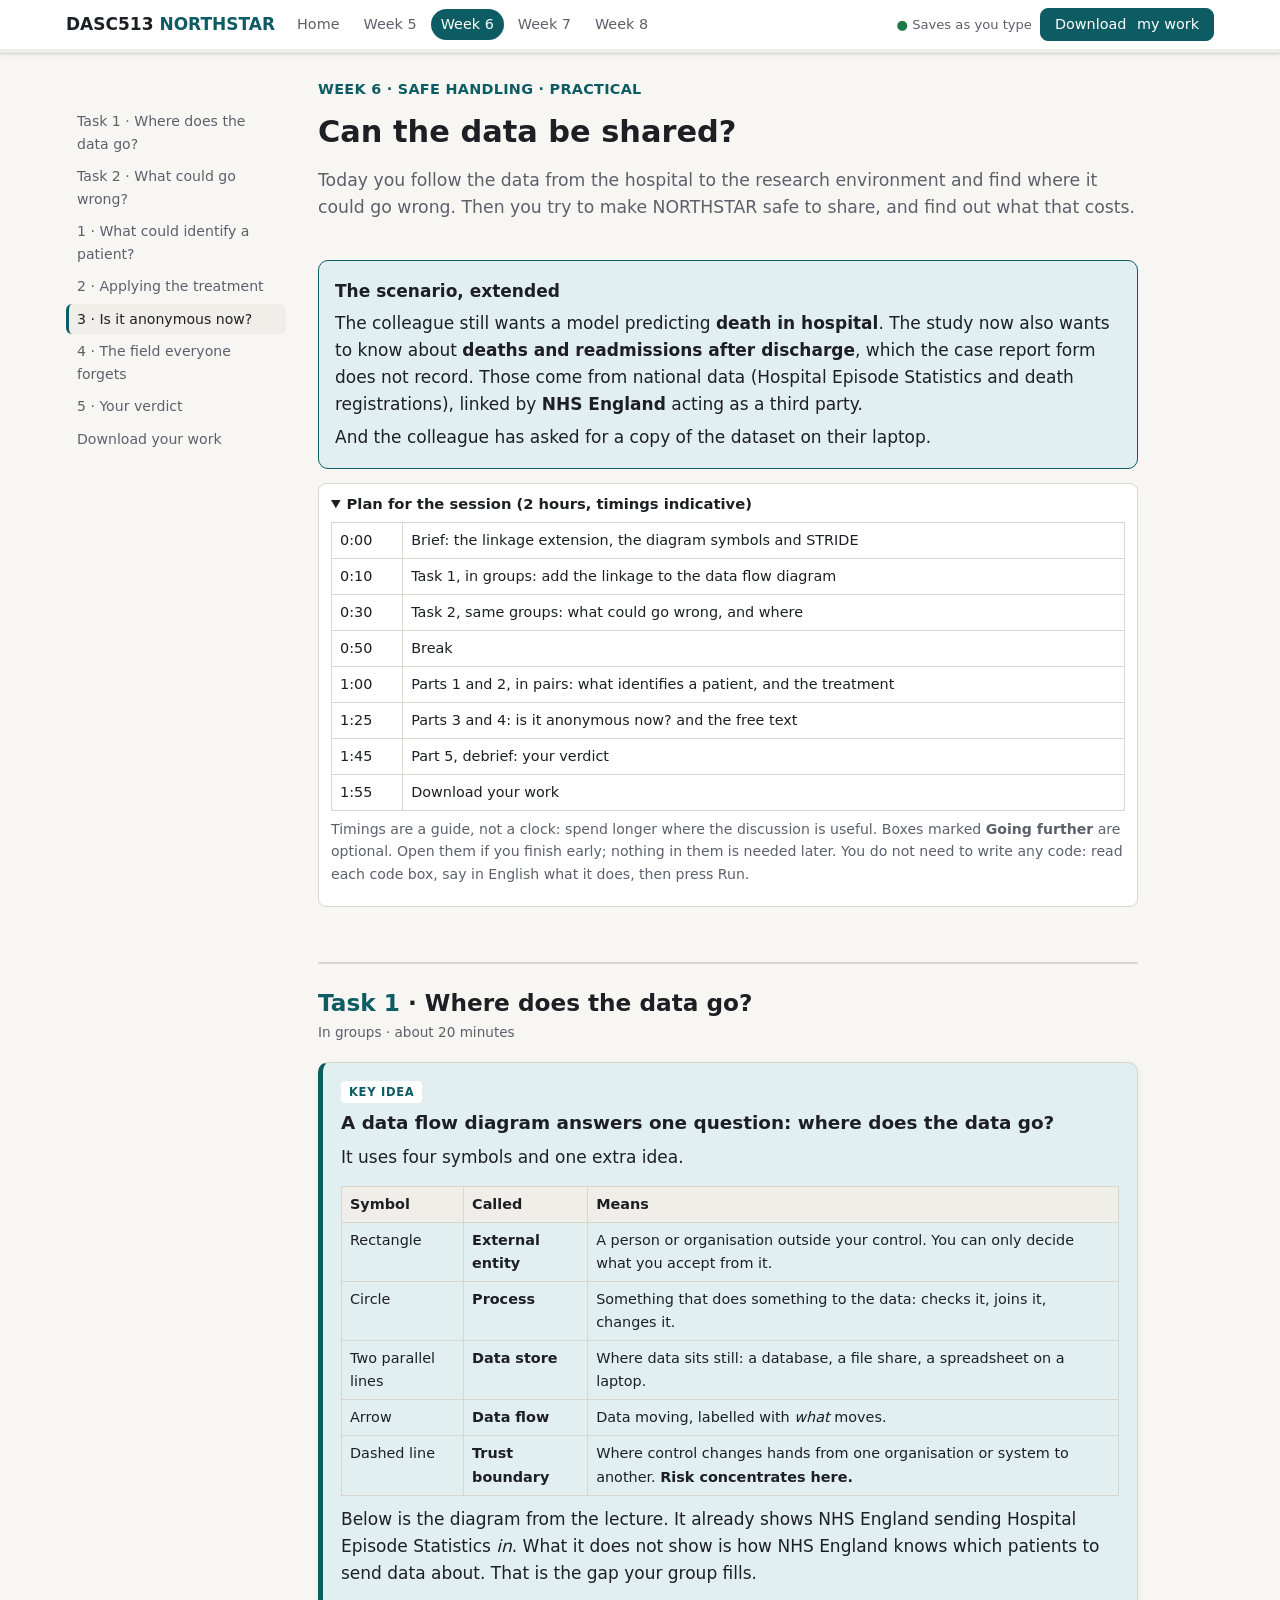
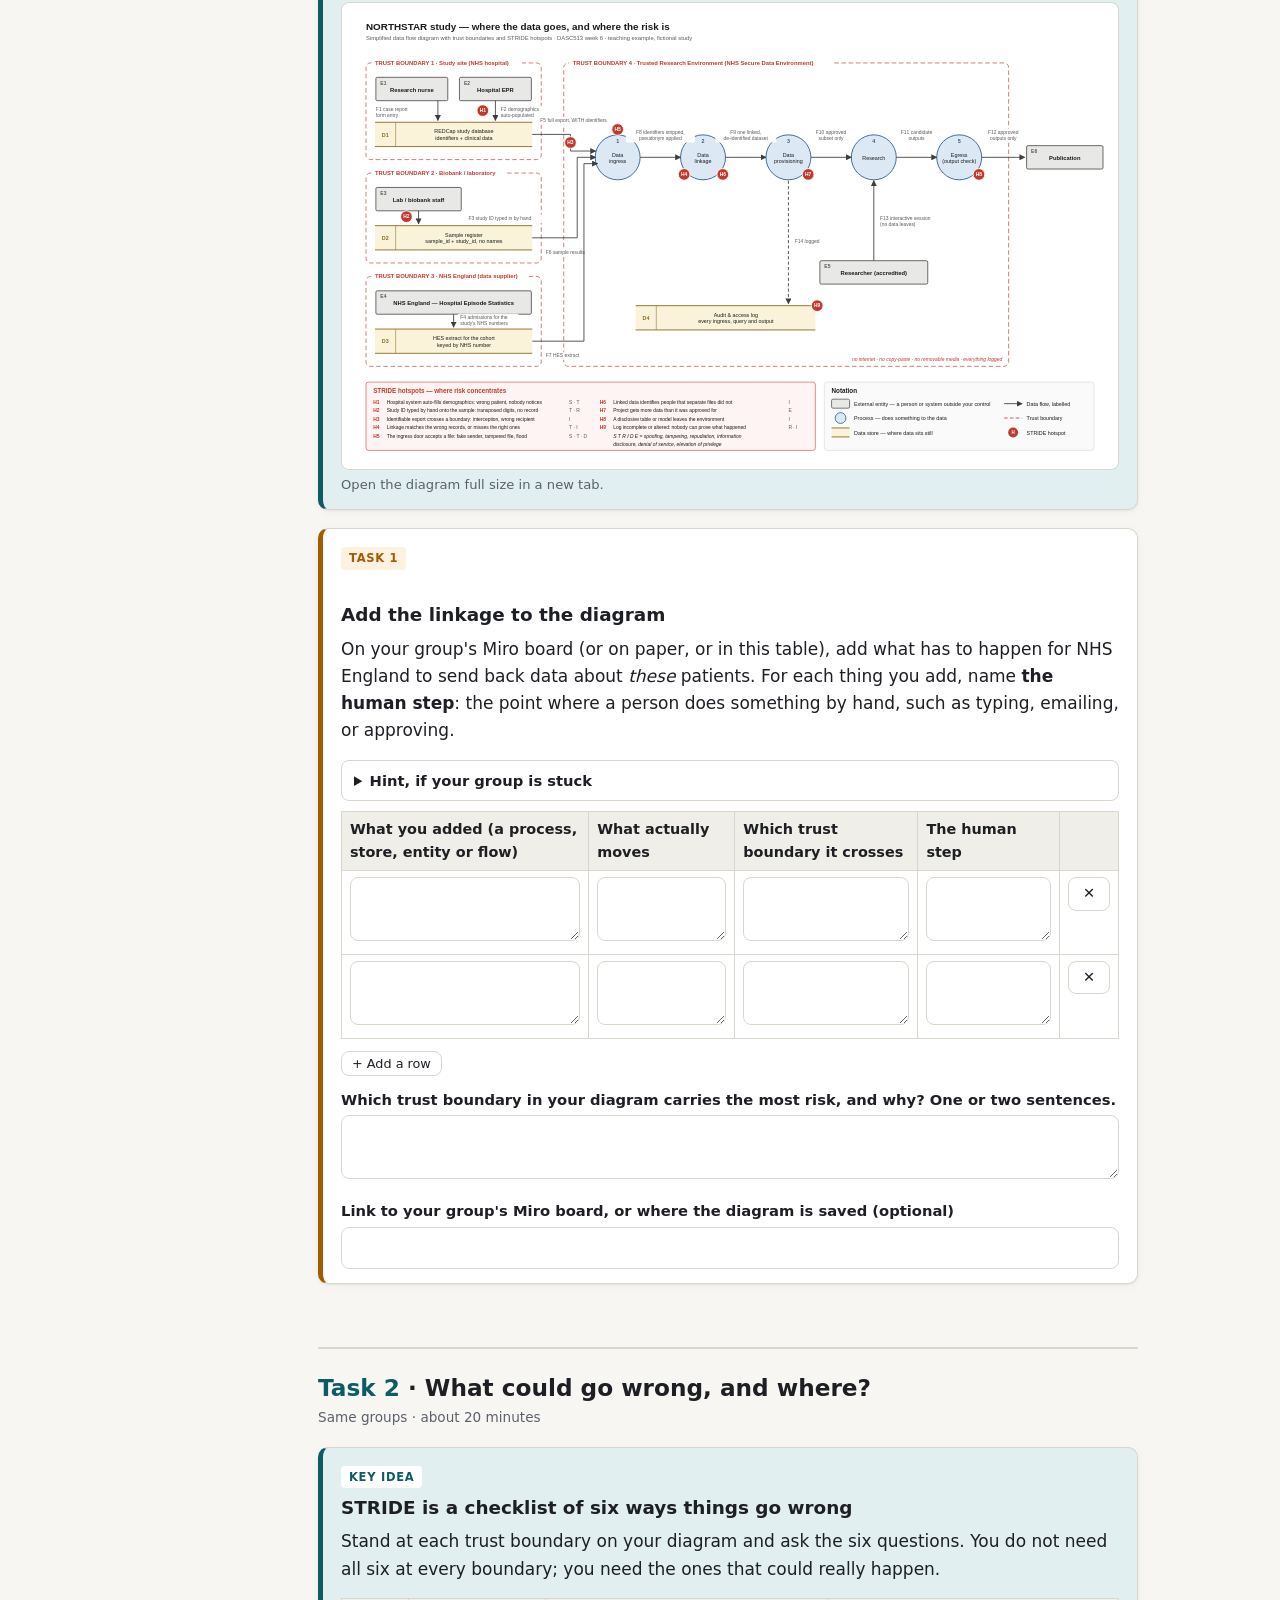
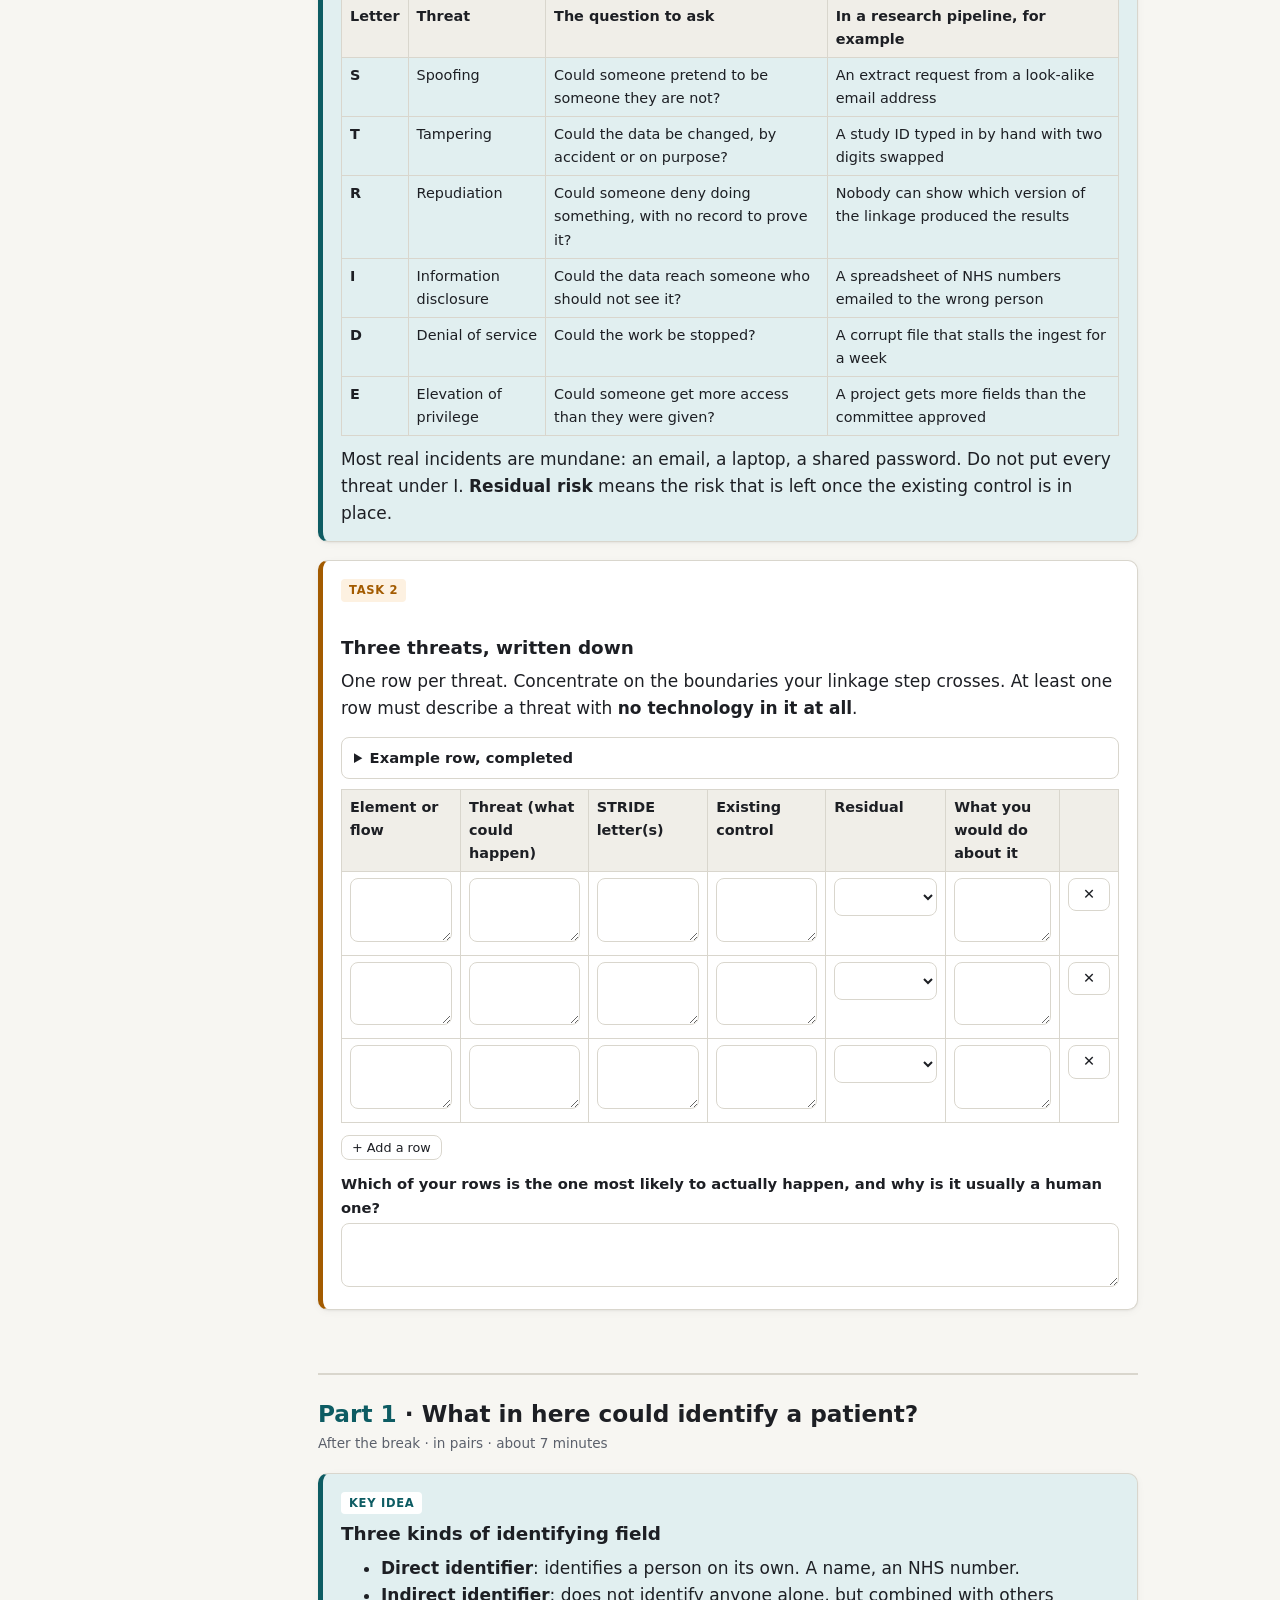
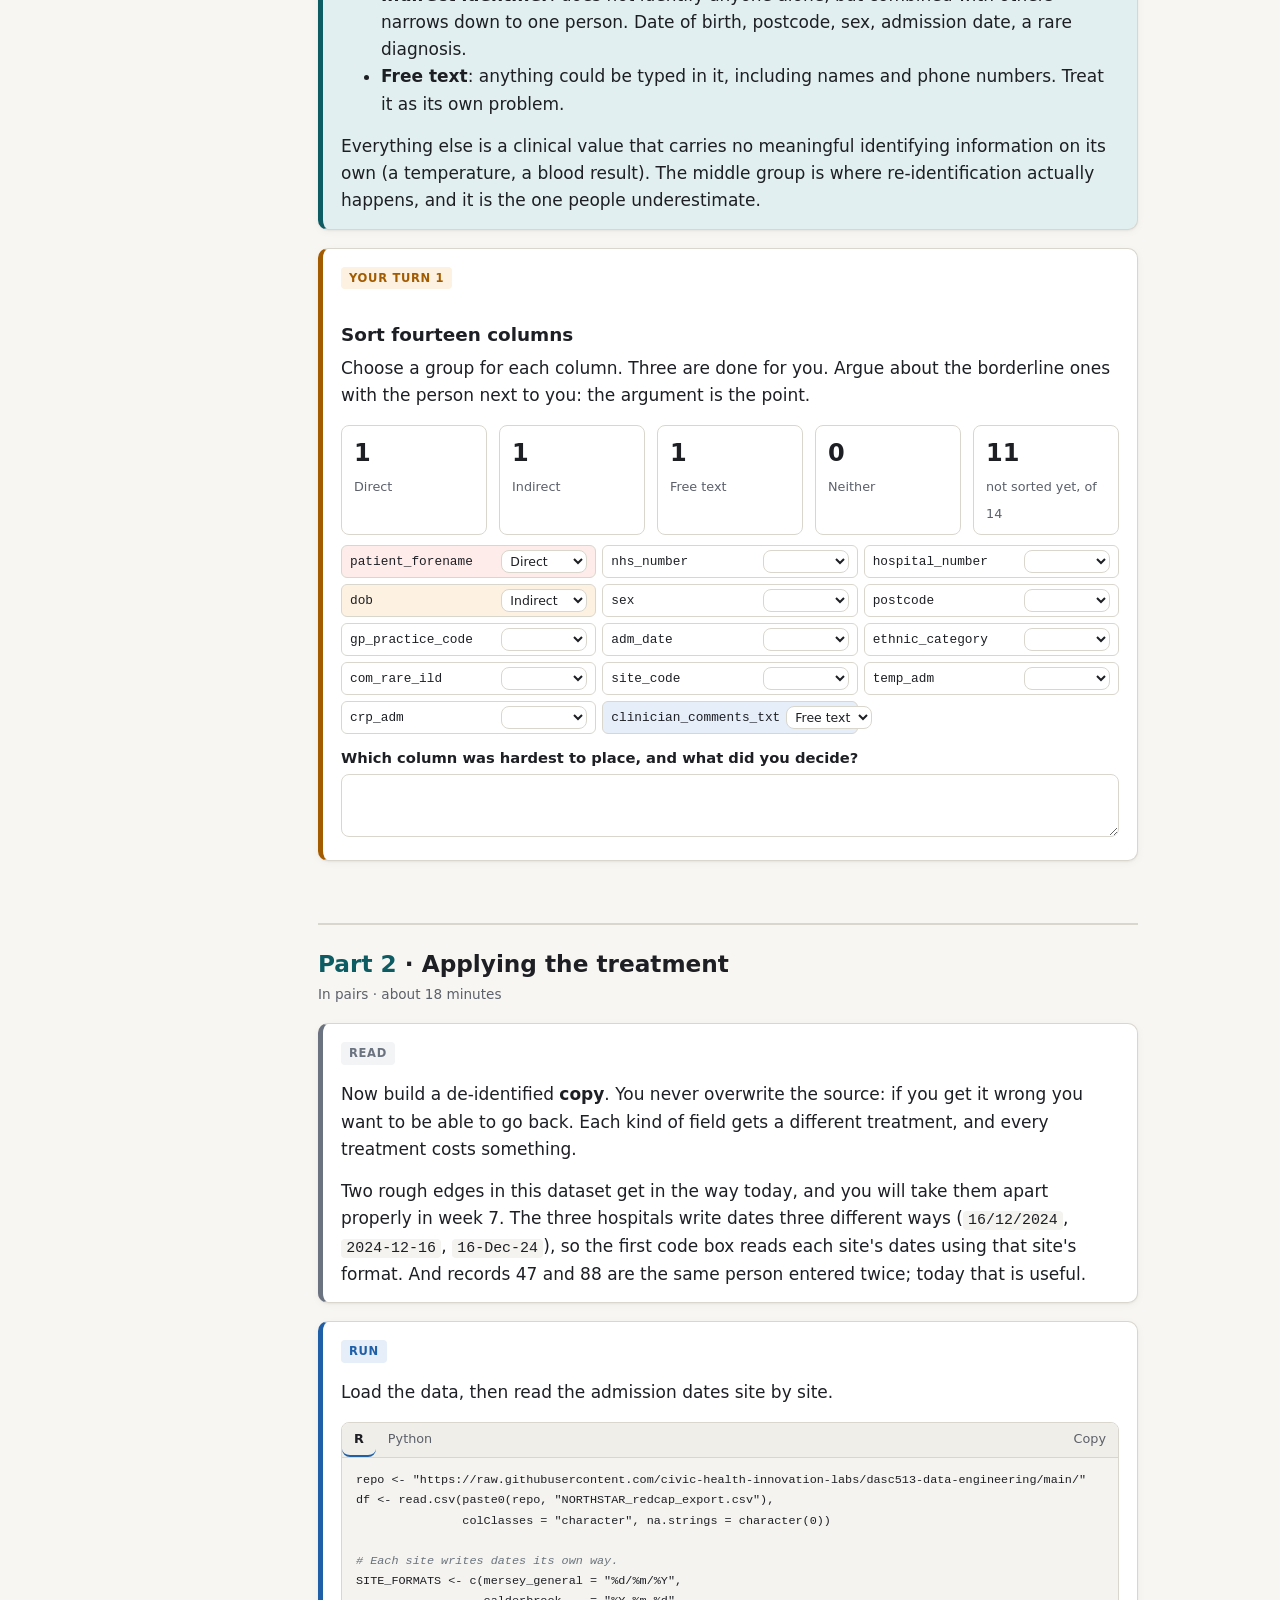
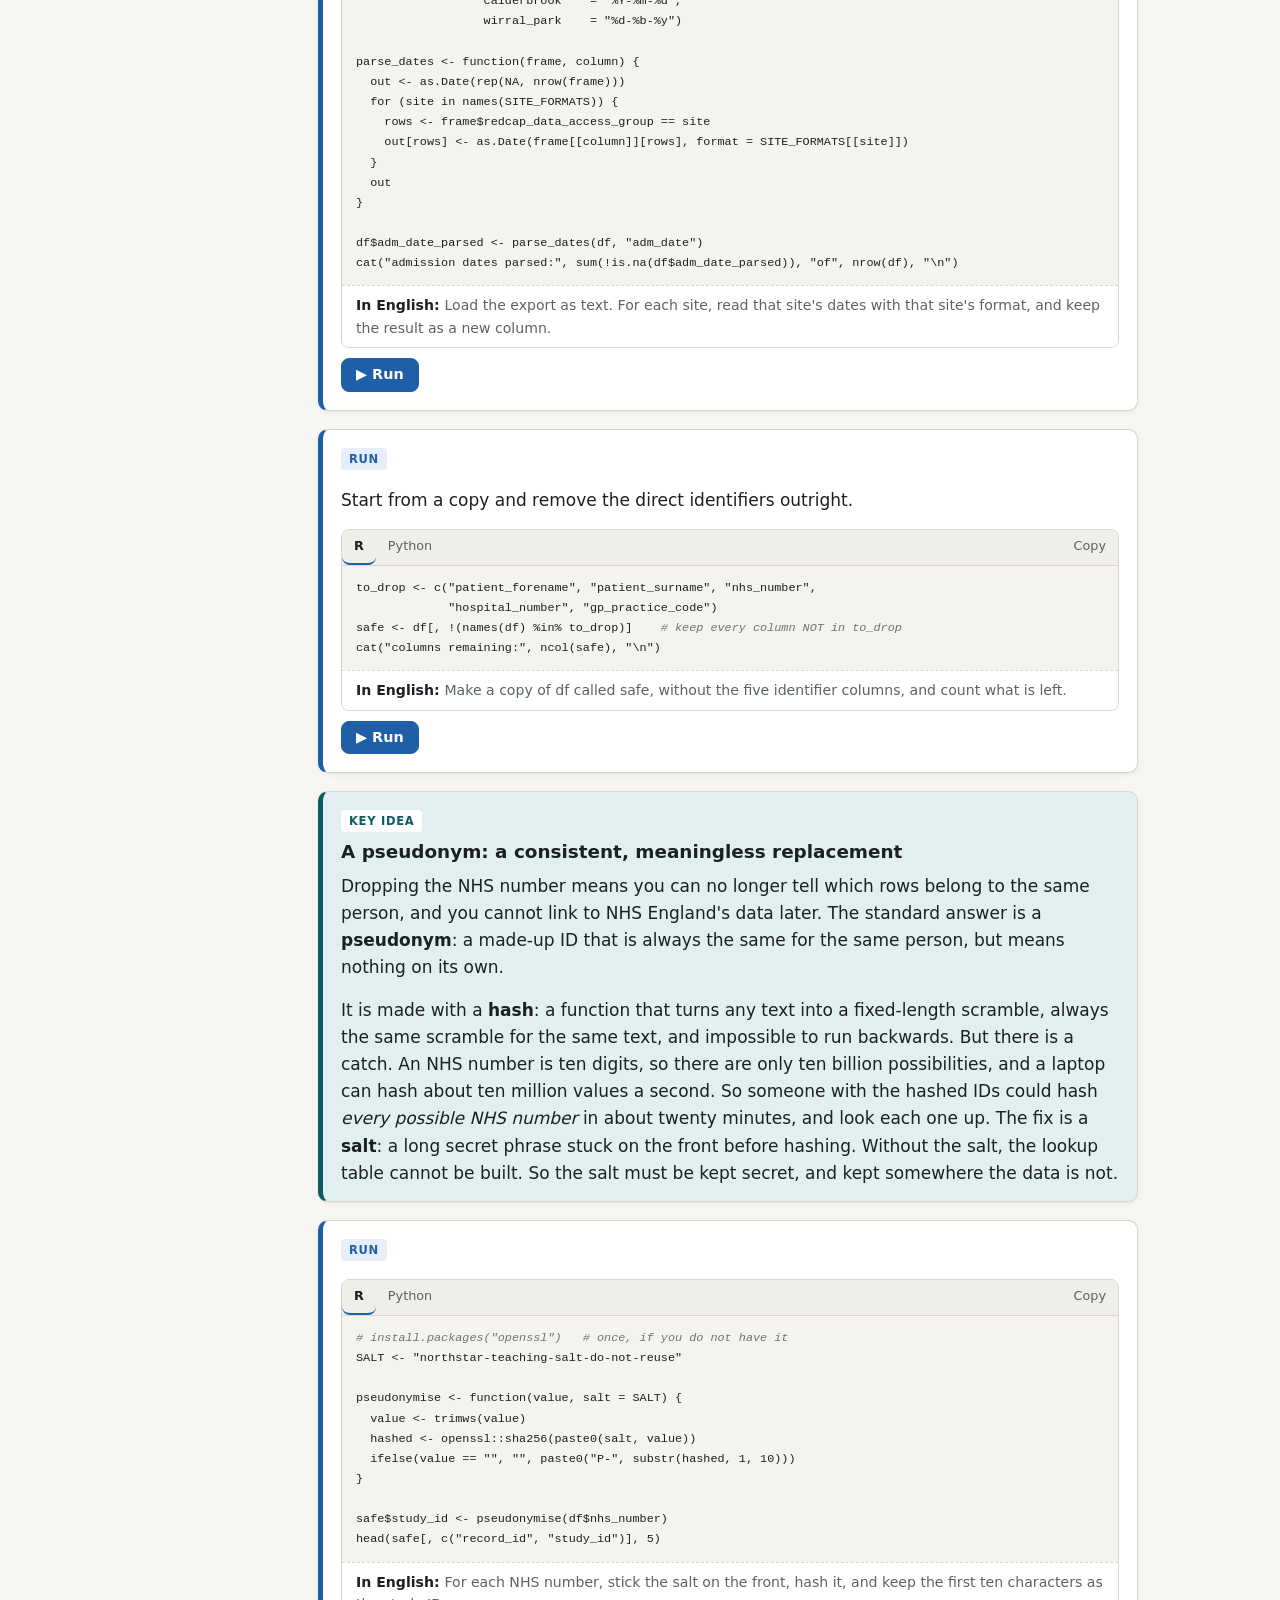
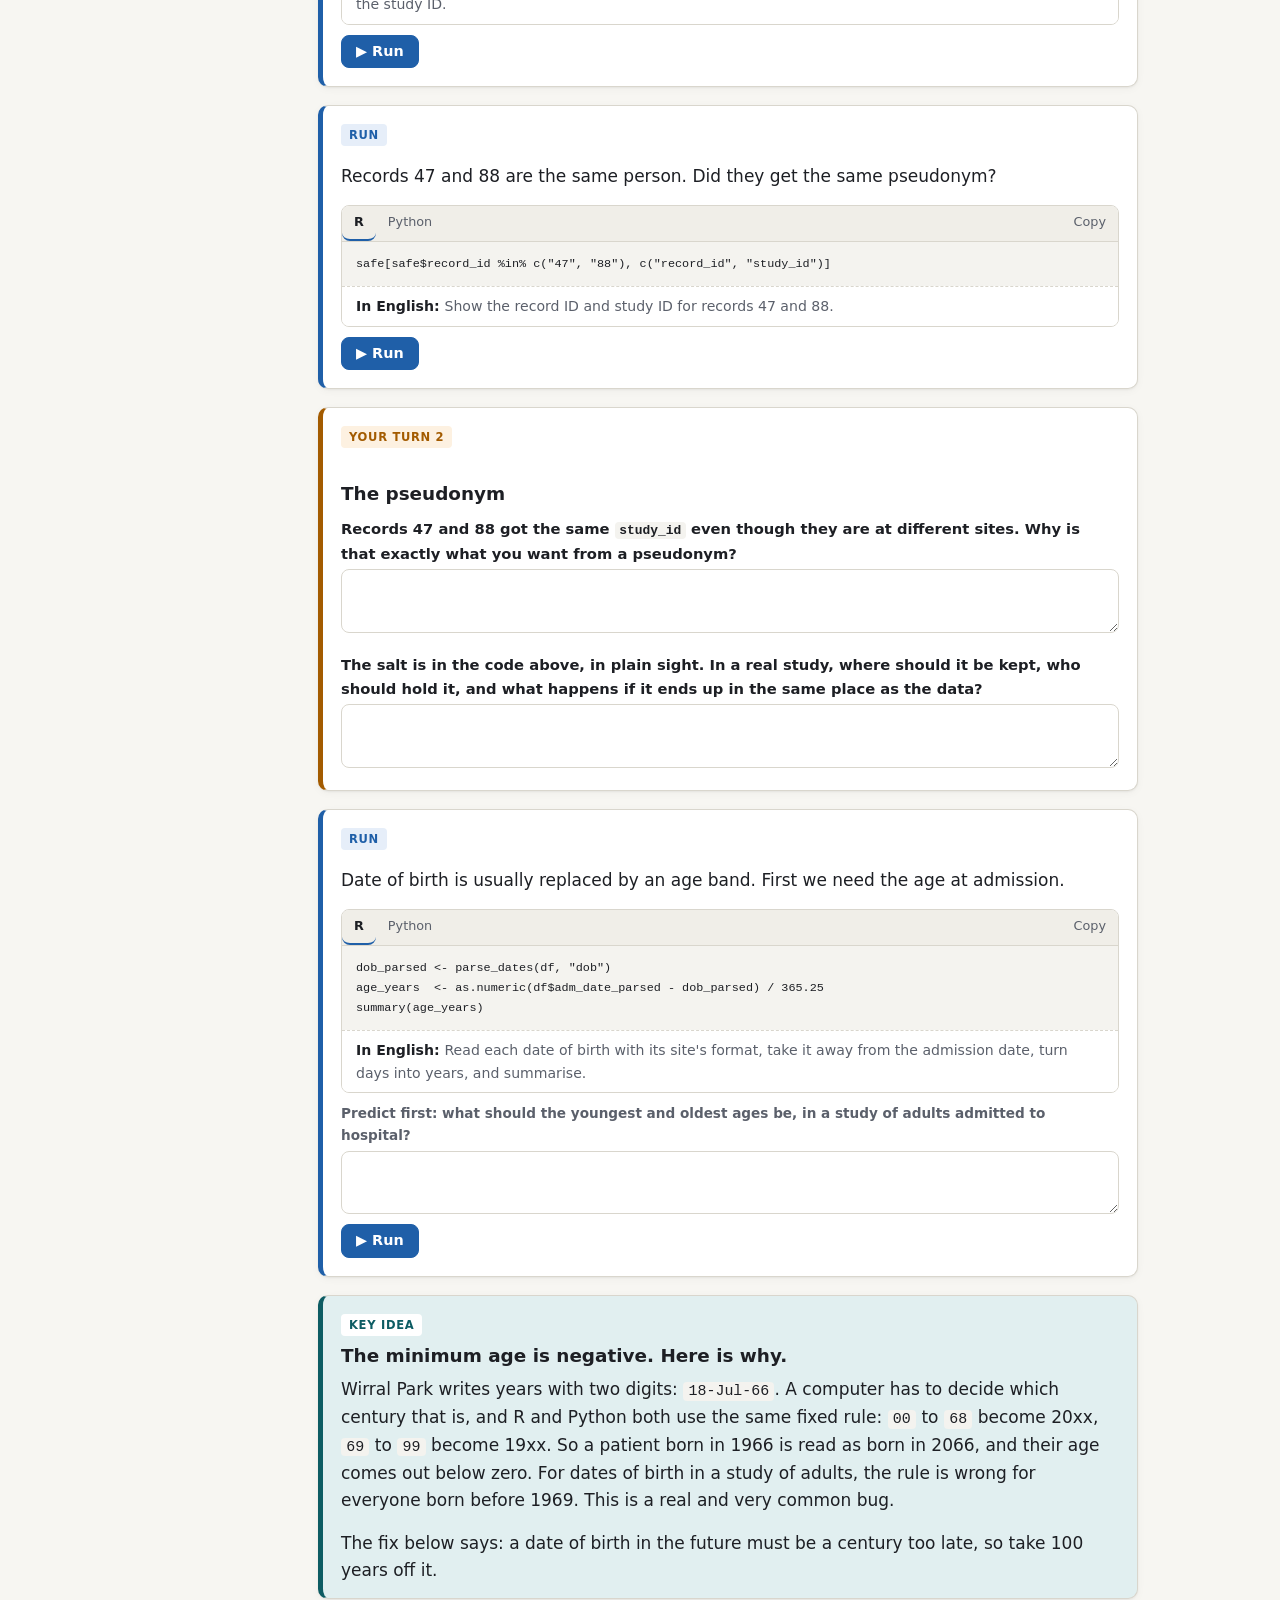
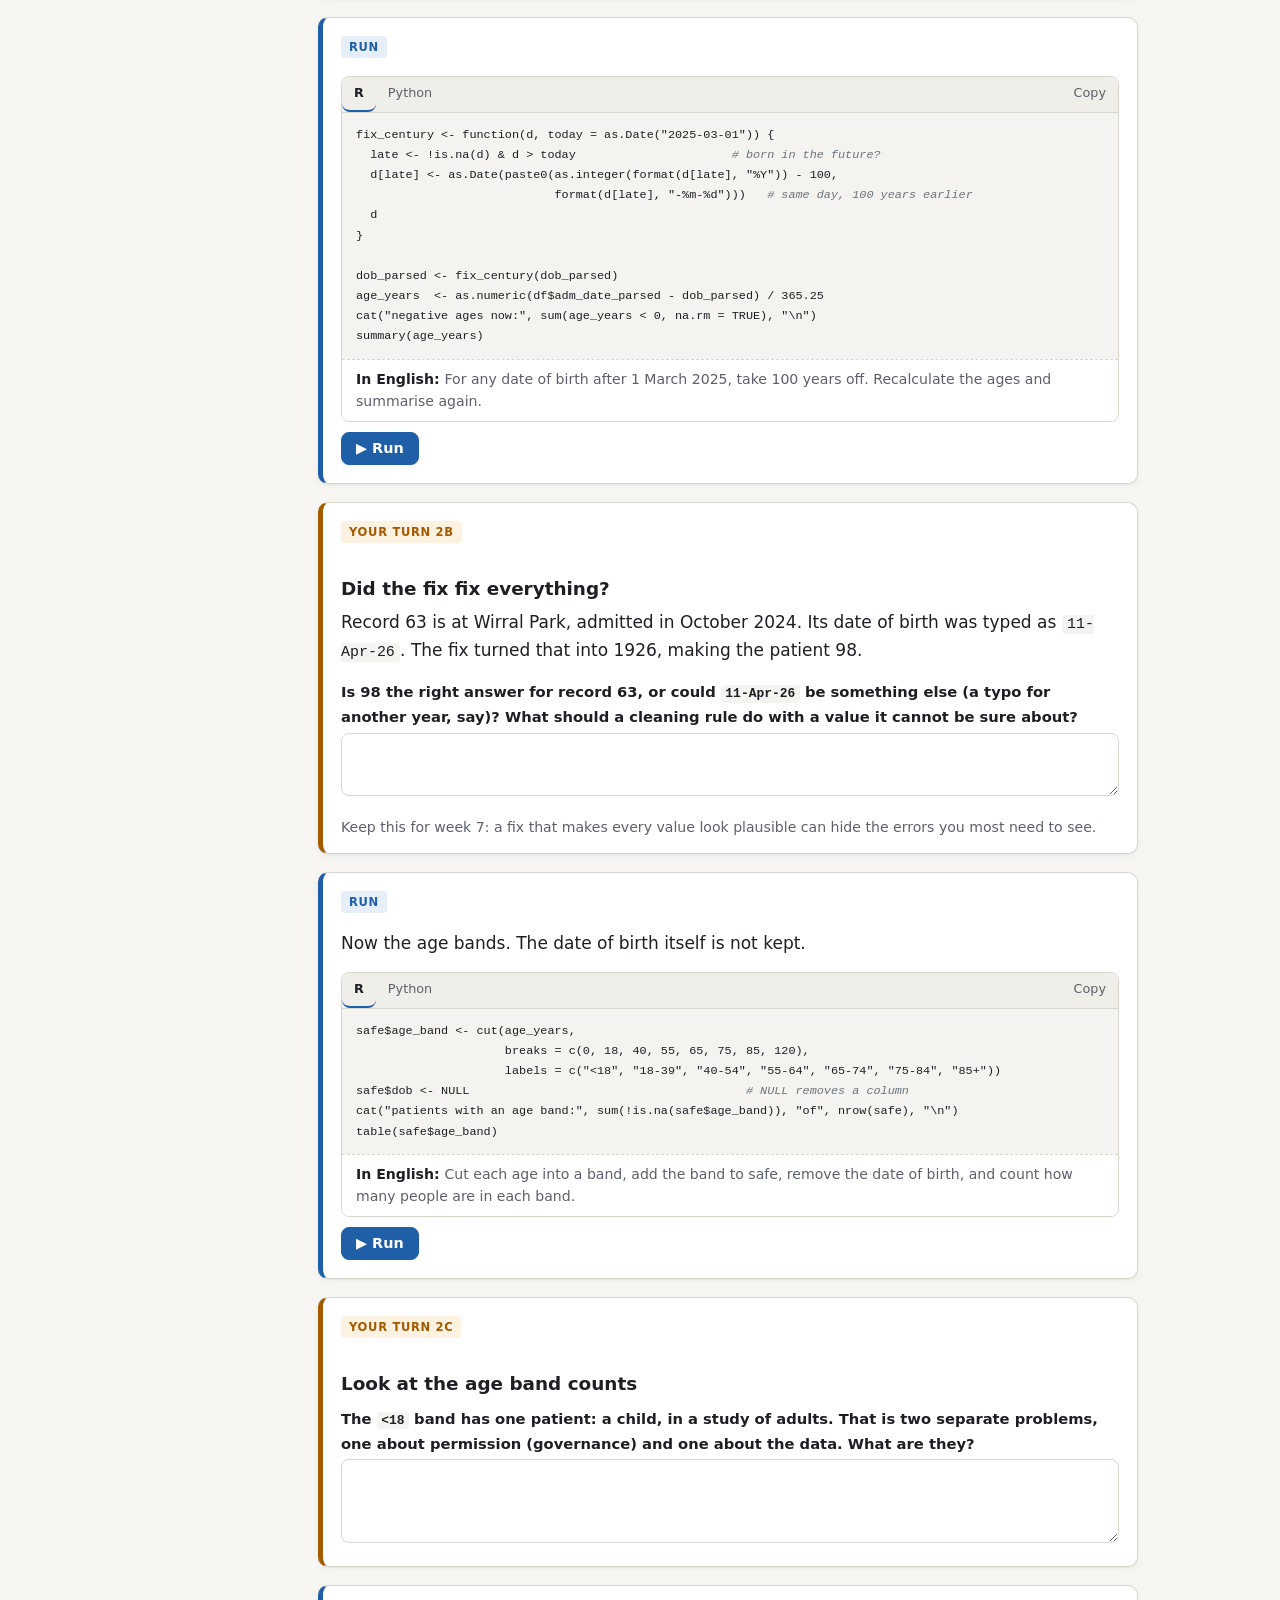
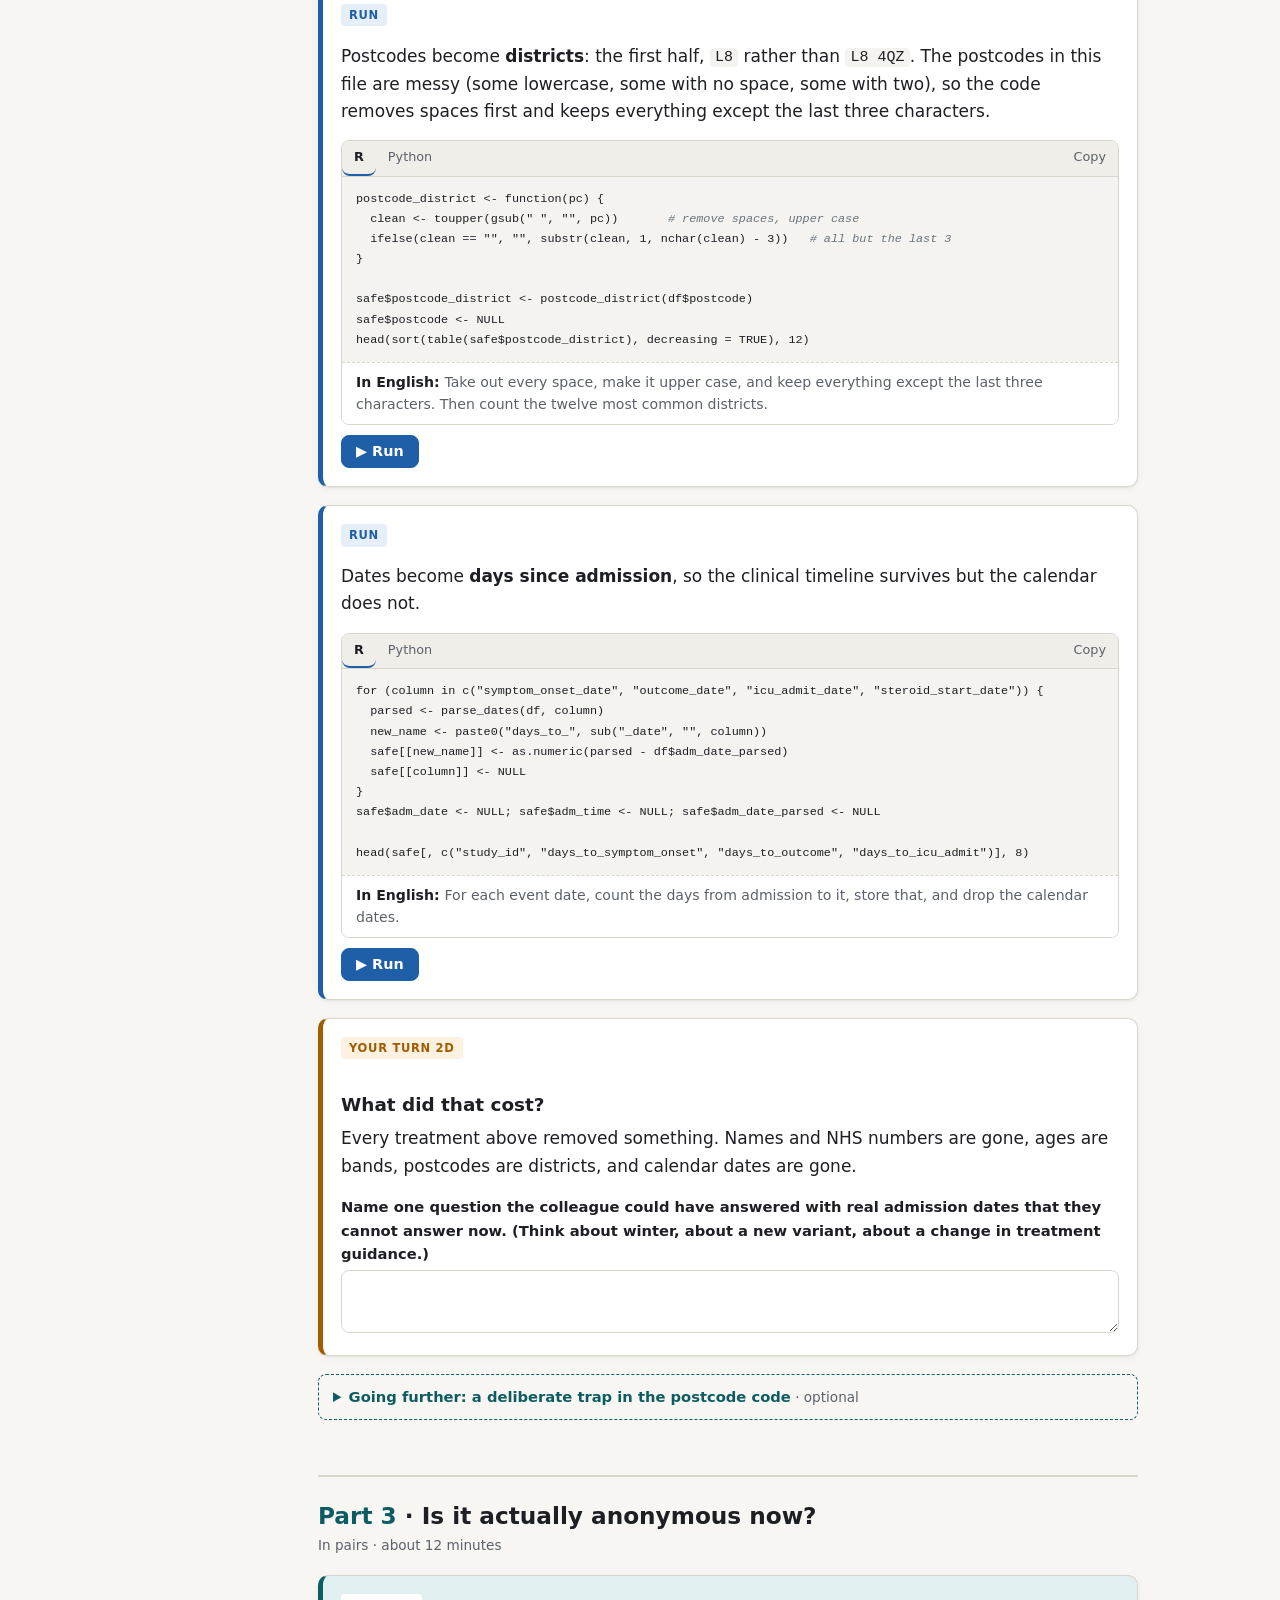
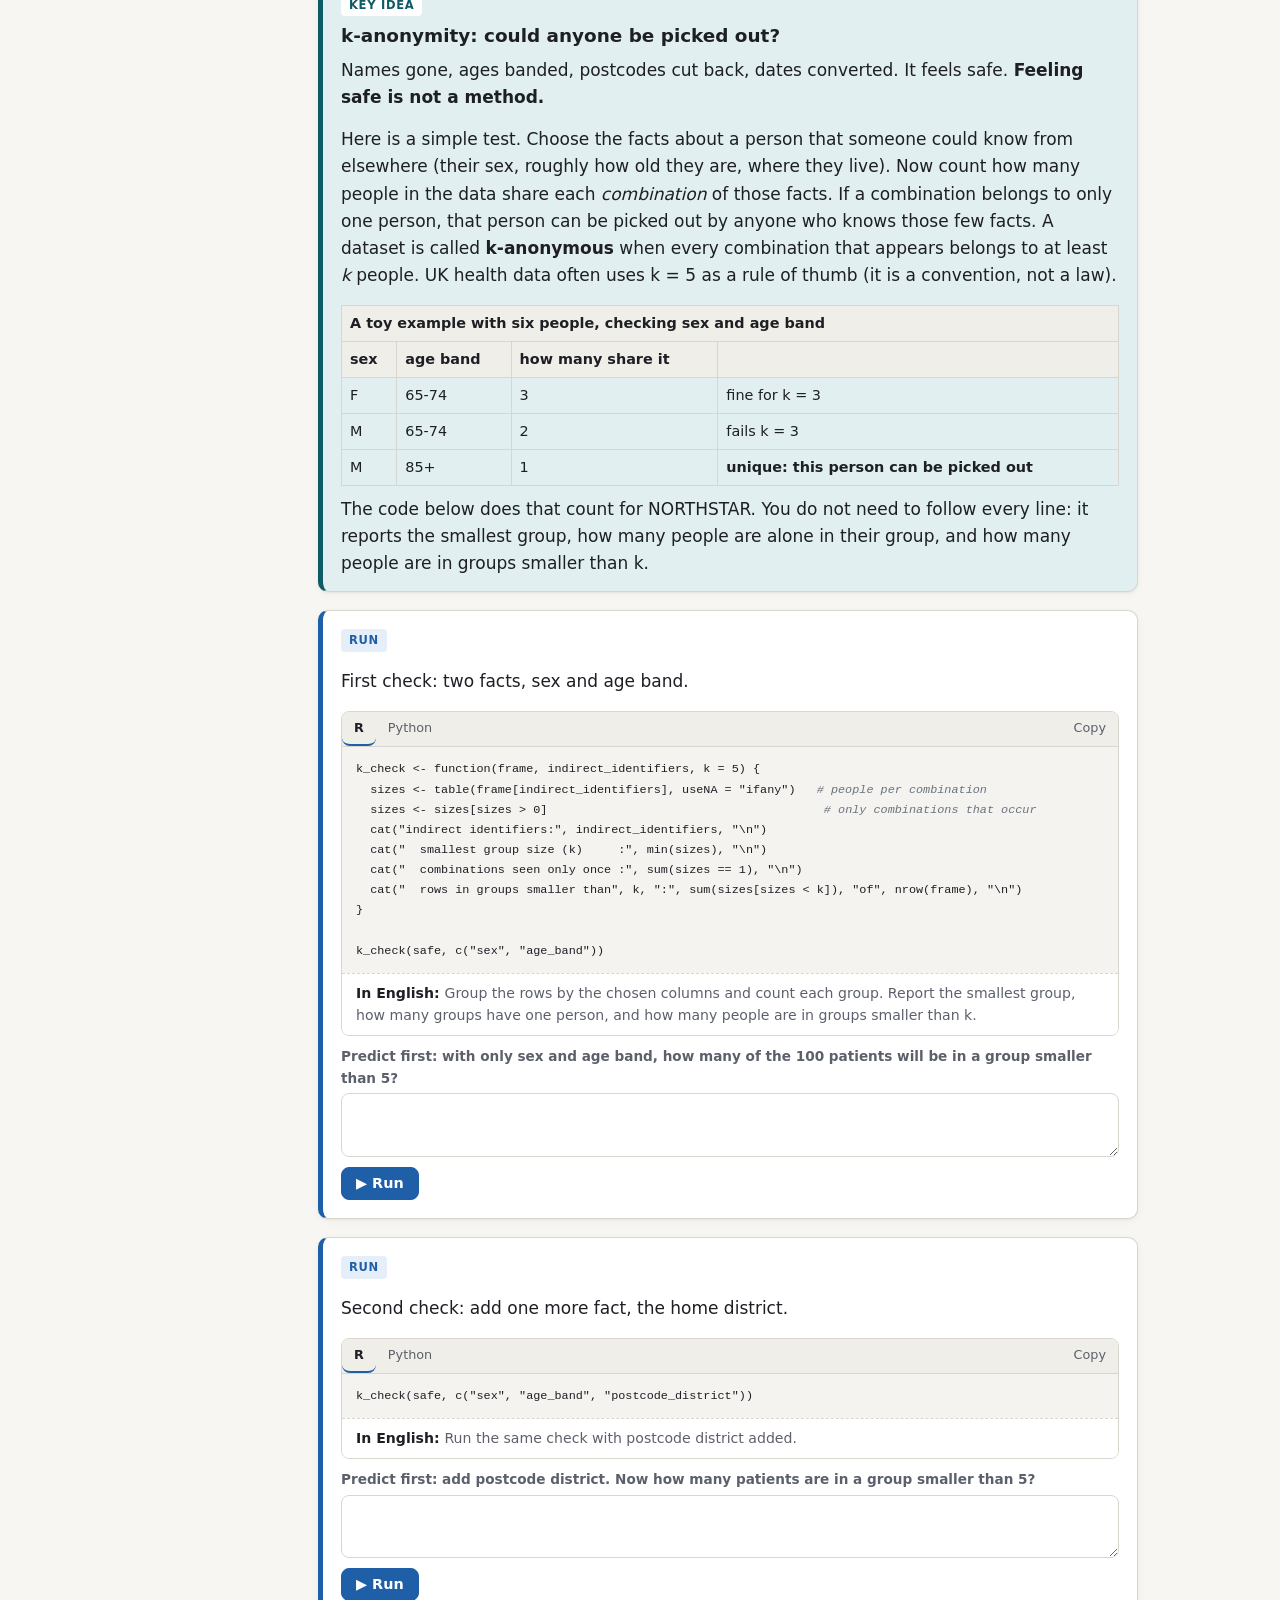
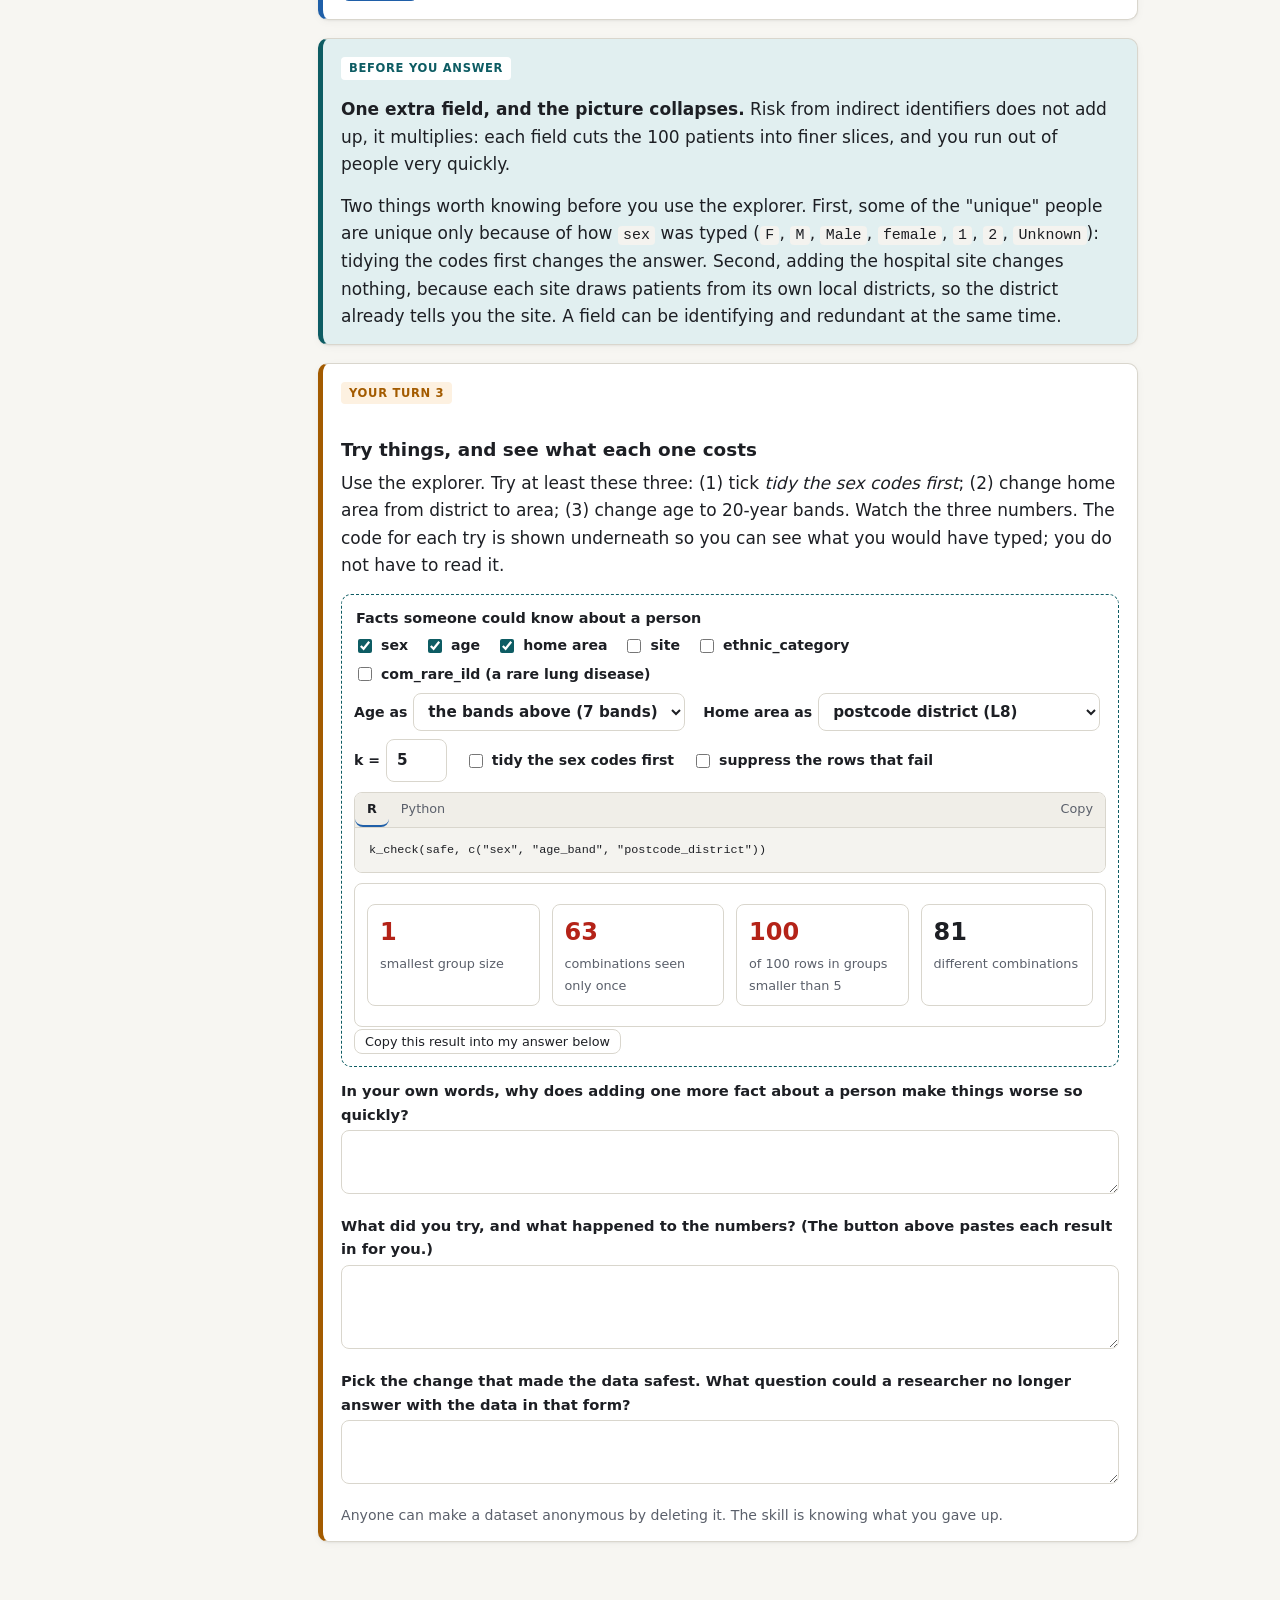
<file: docs/week6.html>
<!doctype html>
<html lang="en-GB">
<head>
<meta charset="utf-8">
<meta name="viewport" content="width=device-width, initial-scale=1">
<title>Week 6 Safe Handling</title>
<meta name="description" content="DASC513 week 6 practical: where the data goes, what could go wrong, de-identifying NORTHSTAR, k-anonymity, and free text.">
<link rel="stylesheet" href="assets/style.css">
<link rel="icon" href="data:image/svg+xml,%3Csvg xmlns='http://www.w3.org/2000/svg' viewBox='0 0 32 32'%3E%3Crect width='32' height='32' rx='7' fill='%230d5c63'/%3E%3Cpath d='M16 5l2.6 7.9H27l-6.8 4.9 2.6 8L16 21l-6.8 4.8 2.6-8L5 12.9h8.4z' fill='%23fff'/%3E%3C/svg%3E">
</head>
<body data-week="6">
<div class="layout">
<aside class="toc"></aside>
<main id="main">

<div class="hero">
  <div class="kicker">Week 6 · Safe handling · Practical</div>
  <h1>Can the data be shared?</h1>
  <p class="lede">Today you follow the data from the hospital to the research environment and find where it could go wrong.
  Then you try to make NORTHSTAR safe to share, and find out what that costs.</p>
</div>

<div class="scenario">
  <p><strong>The scenario, extended</strong></p>
  <p>The colleague still wants a model predicting <strong>death in hospital</strong>. The study now also wants to know about
  <strong>deaths and readmissions after discharge</strong>, which the case report form does not record. Those come from national data
  (Hospital Episode Statistics and death registrations), linked by <strong>NHS England</strong> acting as a third party.</p>
  <p>And the colleague has asked for a copy of the dataset on their laptop.</p>
</div>

<details open>
  <summary>Plan for the session (2 hours, timings indicative)</summary>
  <table class="plan">
    <tr><td>0:00</td><td>Brief: the linkage extension, the diagram symbols and STRIDE</td></tr>
    <tr><td>0:10</td><td>Task 1, in groups: add the linkage to the data flow diagram</td></tr>
    <tr><td>0:30</td><td>Task 2, same groups: what could go wrong, and where</td></tr>
    <tr><td>0:50</td><td>Break</td></tr>
    <tr><td>1:00</td><td>Parts 1 and 2, in pairs: what identifies a patient, and the treatment</td></tr>
    <tr><td>1:25</td><td>Parts 3 and 4: is it anonymous now? and the free text</td></tr>
    <tr><td>1:45</td><td>Part 5, debrief: your verdict</td></tr>
    <tr><td>1:55</td><td>Download your work</td></tr>
  </table>
  <p class="hint">Timings are a guide, not a clock: spend longer where the discussion is useful. Boxes marked <strong>Going further</strong> are optional. Open them if you finish early; nothing in them is needed later.
  You do not need to write any code: read each code box, say in English what it does, then press Run.</p>
</details>

<!-- ================================================================ -->
<section class="part" id="t1">
<h2 data-short="Task 1 · Where does the data go?"><span class="part-no">Task 1</span> · Where does the data go?</h2>
<p class="timing">In groups · about 20 minutes</p>

<div class="cell know">
  <span class="tag">Key idea</span>
  <h3 style="margin-top:0">A data flow diagram answers one question: where does the data go?</h3>
  <p>It uses four symbols and one extra idea.</p>
  <div class="tablewrap"><table>
    <tr><th>Symbol</th><th>Called</th><th>Means</th></tr>
    <tr><td>Rectangle</td><td><strong>External entity</strong></td><td>A person or organisation outside your control. You can only decide what you accept from it.</td></tr>
    <tr><td>Circle</td><td><strong>Process</strong></td><td>Something that does something to the data: checks it, joins it, changes it.</td></tr>
    <tr><td>Two parallel lines</td><td><strong>Data store</strong></td><td>Where data sits still: a database, a file share, a spreadsheet on a laptop.</td></tr>
    <tr><td>Arrow</td><td><strong>Data flow</strong></td><td>Data moving, labelled with <em>what</em> moves.</td></tr>
    <tr><td>Dashed line</td><td><strong>Trust boundary</strong></td><td>Where control changes hands from one organisation or system to another. <strong>Risk concentrates here.</strong></td></tr>
  </table></div>
  <p>Below is the diagram from the lecture. It already shows NHS England sending Hospital Episode Statistics <em>in</em>.
  What it does not show is how NHS England knows which patients to send data about. That is the gap your group fills.</p>
  <figure class="diagram">
    <a href="assets/img/NORTHSTAR_dfd_simple.svg" target="_blank" rel="noopener"><img src="assets/img/NORTHSTAR_dfd_simple.svg"
      alt="NORTHSTAR simplified data flow diagram. Three trust boundaries on the left (study site, biobank, NHS England) feed five processes inside the Trusted Research Environment: data ingress, data linkage, data provisioning, research, and egress output check, ending in publication. Nine STRIDE hotspots are marked H1 to H9."></a>
    <figcaption>Open the diagram full size in a new tab.</figcaption>
  </figure>
</div>

<div class="cell turn">
  <span class="tag">Task 1</span>
  <h3>Add the linkage to the diagram</h3>
  <p>On your group's Miro board (or on paper, or in this table), add what has to happen for NHS England to send back data about <em>these</em> patients.
  For each thing you add, name <strong>the human step</strong>: the point where a person does something by hand, such as typing, emailing, or approving.</p>
  <details>
    <summary>Hint, if your group is stuck</summary>
    <p>NHS England cannot send back data about NORTHSTAR participants unless it knows who they are. Ask: what has to travel <em>to</em>
    NHS England first (think NHS numbers), who sends it, how, and what comes back?</p>
  </details>
  <div class="tablewrap"><table class="rows" data-rows="dfd.additions" data-caption="Additions to the data flow diagram" data-min="2">
    <thead><tr><th>What you added (a process, store, entity or flow)</th><th>What actually moves</th><th>Which trust boundary it crosses</th><th>The human step</th></tr></thead><tbody></tbody>
  </table></div>
  <div class="field"><label for="w6-dfd1">Which trust boundary in your diagram carries the most risk, and why? One or two sentences.</label>
    <textarea id="w6-dfd1" class="short" data-save="dfd.worst"></textarea></div>
  <div class="field"><label for="w6-dfd2">Link to your group's Miro board, or where the diagram is saved (optional)</label>
    <input type="text" id="w6-dfd2" data-save="dfd.link" data-optional="1"></div>
</div>
</section>

<!-- ================================================================ -->
<section class="part" id="t2">
<h2 data-short="Task 2 · What could go wrong?"><span class="part-no">Task 2</span> · What could go wrong, and where?</h2>
<p class="timing">Same groups · about 20 minutes</p>

<div class="cell know">
  <span class="tag">Key idea</span>
  <h3 style="margin-top:0">STRIDE is a checklist of six ways things go wrong</h3>
  <p>Stand at each trust boundary on your diagram and ask the six questions. You do not need all six at every boundary; you need the ones that could really happen.</p>
  <div class="tablewrap"><table>
    <tr><th>Letter</th><th>Threat</th><th>The question to ask</th><th>In a research pipeline, for example</th></tr>
    <tr><td><strong>S</strong></td><td>Spoofing</td><td>Could someone pretend to be someone they are not?</td><td>An extract request from a look-alike email address</td></tr>
    <tr><td><strong>T</strong></td><td>Tampering</td><td>Could the data be changed, by accident or on purpose?</td><td>A study ID typed in by hand with two digits swapped</td></tr>
    <tr><td><strong>R</strong></td><td>Repudiation</td><td>Could someone deny doing something, with no record to prove it?</td><td>Nobody can show which version of the linkage produced the results</td></tr>
    <tr><td><strong>I</strong></td><td>Information disclosure</td><td>Could the data reach someone who should not see it?</td><td>A spreadsheet of NHS numbers emailed to the wrong person</td></tr>
    <tr><td><strong>D</strong></td><td>Denial of service</td><td>Could the work be stopped?</td><td>A corrupt file that stalls the ingest for a week</td></tr>
    <tr><td><strong>E</strong></td><td>Elevation of privilege</td><td>Could someone get more access than they were given?</td><td>A project gets more fields than the committee approved</td></tr>
  </table></div>
  <p>Most real incidents are mundane: an email, a laptop, a shared password. Do not put every threat under I.
  <strong>Residual risk</strong> means the risk that is left once the existing control is in place.</p>
</div>

<div class="cell turn">
  <span class="tag">Task 2</span>
  <h3>Three threats, written down</h3>
  <p>One row per threat. Concentrate on the boundaries your linkage step crosses. At least one row must describe a threat with <strong>no technology in it at all</strong>.</p>
  <details>
    <summary>Example row, completed</summary>
    <table><tr><th>Element</th><td>Sample register, typed by hand</td></tr>
      <tr><th>Threat</th><td>Study ID entered with transposed digits</td></tr>
      <tr><th>STRIDE</th><td>T (and R: nobody records who typed it)</td></tr>
      <tr><th>Looks like</th><td>A sample result is attached to the wrong patient, and the analysis silently uses it</td></tr>
      <tr><th>Existing control</th><td>None</td></tr><tr><th>Residual</th><td>High</td></tr>
      <tr><th>Mitigation</th><td>Print barcode labels from REDCap; scan, never type</td></tr></table>
  </details>
  <div class="tablewrap"><table class="rows" data-rows="stride" data-caption="STRIDE risk table" data-min="3">
    <thead><tr><th>Element or flow</th><th>Threat (what could happen)</th><th>STRIDE letter(s)</th><th>Existing control</th><th data-options="Low|Medium|High">Residual</th><th>What you would do about it</th></tr></thead><tbody></tbody>
  </table></div>
  <div class="field"><label for="w6-st1">Which of your rows is the one most likely to actually happen, and why is it usually a human one?</label>
    <textarea id="w6-st1" class="short" data-save="stride.human"></textarea></div>
</div>
</section>

<!-- ================================================================ -->
<section class="part" id="p1">
<h2 data-short="1 · What could identify a patient?"><span class="part-no">Part 1</span> · What in here could identify a patient?</h2>
<p class="timing">After the break · in pairs · about 7 minutes</p>

<div class="cell know">
  <span class="tag">Key idea</span>
  <h3 style="margin-top:0">Three kinds of identifying field</h3>
  <ul>
    <li><strong>Direct identifier</strong>: identifies a person on its own. A name, an NHS number.</li>
    <li><strong>Indirect identifier</strong>: does not identify anyone alone, but combined with others narrows down to one person.
      Date of birth, postcode, sex, admission date, a rare diagnosis.</li>
    <li><strong>Free text</strong>: anything could be typed in it, including names and phone numbers. Treat it as its own problem.</li>
  </ul>
  <p>Everything else is a clinical value that carries no meaningful identifying information on its own (a temperature, a blood result).
  The middle group is where re-identification actually happens, and it is the one people underestimate.</p>
</div>

<div class="cell turn">
  <span class="tag">Your turn 1</span>
  <h3>Sort fourteen columns</h3>
  <p>Choose a group for each column. Three are done for you. Argue about the borderline ones with the person next to you: the argument is the point.</p>
  <div class="kpi" id="w6-cls-kpi"></div>
  <div class="classify" id="w6-classify" data-caption="Column classification"></div>
  <div class="field"><label for="w6-yt1">Which column was hardest to place, and what did you decide?</label>
    <textarea id="w6-yt1" class="short" data-save="yt1.hardest"></textarea></div>
</div>
</section>

<!-- ================================================================ -->
<section class="part" id="p2">
<h2 data-short="2 · Applying the treatment"><span class="part-no">Part 2</span> · Applying the treatment</h2>
<p class="timing">In pairs · about 18 minutes</p>

<div class="cell read">
  <span class="tag">Read</span>
  <p>Now build a de-identified <strong>copy</strong>. You never overwrite the source: if you get it wrong you want to be able to go back.
  Each kind of field gets a different treatment, and every treatment costs something.</p>
  <p>Two rough edges in this dataset get in the way today, and you will take them apart properly in week 7. The three hospitals write dates three different ways
  (<code>16/12/2024</code>, <code>2024-12-16</code>, <code>16-Dec-24</code>), so the first code box reads each site's dates using that site's format.
  And records 47 and 88 are the same person entered twice; today that is useful.</p>
</div>

<div class="cell run" data-run="w6.load">
  <span class="tag">Run</span>
  <p>Load the data, then read the admission dates site by site.</p>
  <div class="codebox" data-say="Load the export as text. For each site, read that site's dates with that site's format, and keep the result as a new column.">
<script type="text/plain" data-lang="r">
repo <- "https://raw.githubusercontent.com/civic-health-innovation-labs/dasc513-data-engineering/main/"
df <- read.csv(paste0(repo, "NORTHSTAR_redcap_export.csv"),
               colClasses = "character", na.strings = character(0))

# Each site writes dates its own way.
SITE_FORMATS <- c(mersey_general = "%d/%m/%Y",
                  calderbrook    = "%Y-%m-%d",
                  wirral_park    = "%d-%b-%y")

parse_dates <- function(frame, column) {
  out <- as.Date(rep(NA, nrow(frame)))
  for (site in names(SITE_FORMATS)) {
    rows <- frame$redcap_data_access_group == site
    out[rows] <- as.Date(frame[[column]][rows], format = SITE_FORMATS[[site]])
  }
  out
}

df$adm_date_parsed <- parse_dates(df, "adm_date")
cat("admission dates parsed:", sum(!is.na(df$adm_date_parsed)), "of", nrow(df), "\n")
</script>
<script type="text/plain" data-lang="py">
import pandas as pd
repo = "https://raw.githubusercontent.com/civic-health-innovation-labs/dasc513-data-engineering/main/"
df = pd.read_csv(repo + "NORTHSTAR_redcap_export.csv", dtype=str, keep_default_na=False)

# Each site writes dates its own way.
SITE_FORMATS = {
    "mersey_general": "%d/%m/%Y",
    "calderbrook":    "%Y-%m-%d",
    "wirral_park":    "%d-%b-%y",
}

def parse_dates(frame, column):
    out = pd.Series(pd.NaT, index=frame.index)
    for site, fmt in SITE_FORMATS.items():
        rows = frame["redcap_data_access_group"] == site
        out[rows] = pd.to_datetime(frame.loc[rows, column], format=fmt, errors="coerce")
    return out

df["adm_date_parsed"] = parse_dates(df, "adm_date")
print("admission dates parsed:", df["adm_date_parsed"].notna().sum(), "of", len(df))
</script>
  </div>
</div>

<div class="cell run" data-run="w6.drop">
  <span class="tag">Run</span>
  <p>Start from a copy and remove the direct identifiers outright.</p>
  <div class="codebox" data-say="Make a copy of df called safe, without the five identifier columns, and count what is left.">
<script type="text/plain" data-lang="r">
to_drop <- c("patient_forename", "patient_surname", "nhs_number",
             "hospital_number", "gp_practice_code")
safe <- df[, !(names(df) %in% to_drop)]    # keep every column NOT in to_drop
cat("columns remaining:", ncol(safe), "\n")
</script>
<script type="text/plain" data-lang="py">
to_drop = ["patient_forename", "patient_surname", "nhs_number",
           "hospital_number", "gp_practice_code"]
safe = df.drop(columns=to_drop)            # drop() returns a new copy
print("columns remaining:", safe.shape[1])
</script>
  </div>
</div>

<div class="cell know">
  <span class="tag">Key idea</span>
  <h3 style="margin-top:0">A pseudonym: a consistent, meaningless replacement</h3>
  <p>Dropping the NHS number means you can no longer tell which rows belong to the same person, and you cannot link to NHS England's data later.
  The standard answer is a <strong>pseudonym</strong>: a made-up ID that is always the same for the same person, but means nothing on its own.</p>
  <p>It is made with a <strong>hash</strong>: a function that turns any text into a fixed-length scramble, always the same scramble for the same text, and impossible to run backwards.
  But there is a catch. An NHS number is ten digits, so there are only ten billion possibilities, and a laptop can hash about ten million values a second. So someone with the hashed IDs could hash
  <em>every possible NHS number</em> in about twenty minutes, and look each one up. The fix is a <strong>salt</strong>: a long secret phrase stuck on the front before hashing.
  Without the salt, the lookup table cannot be built. So the salt must be kept secret, and kept somewhere the data is not.</p>
</div>

<div class="cell run" data-run="w6.pseudo">
  <span class="tag">Run</span>
  <div class="codebox" data-say="For each NHS number, stick the salt on the front, hash it, and keep the first ten characters as the study ID.">
<script type="text/plain" data-lang="r">
# install.packages("openssl")   # once, if you do not have it
SALT <- "northstar-teaching-salt-do-not-reuse"

pseudonymise <- function(value, salt = SALT) {
  value <- trimws(value)
  hashed <- openssl::sha256(paste0(salt, value))
  ifelse(value == "", "", paste0("P-", substr(hashed, 1, 10)))
}

safe$study_id <- pseudonymise(df$nhs_number)
head(safe[, c("record_id", "study_id")], 5)
</script>
<script type="text/plain" data-lang="py">
import hashlib
SALT = "northstar-teaching-salt-do-not-reuse"

def pseudonymise(value, salt=SALT):
    value = value.strip()
    if value == "":
        return ""
    digest = hashlib.sha256((salt + value).encode()).hexdigest()
    return "P-" + digest[:10]

safe["study_id"] = df["nhs_number"].apply(pseudonymise)
safe[["record_id", "study_id"]].head(5)
</script>
  </div>
</div>

<div class="cell run" data-run="w6.dup">
  <span class="tag">Run</span>
  <p>Records 47 and 88 are the same person. Did they get the same pseudonym?</p>
  <div class="codebox" data-say="Show the record ID and study ID for records 47 and 88.">
<script type="text/plain" data-lang="r">
safe[safe$record_id %in% c("47", "88"), c("record_id", "study_id")]
</script>
<script type="text/plain" data-lang="py">
safe.loc[safe["record_id"].isin(["47", "88"]), ["record_id", "study_id"]]
</script>
  </div>
</div>

<div class="cell turn">
  <span class="tag">Your turn 2</span>
  <h3>The pseudonym</h3>
  <div class="field"><label for="w6-yt2a">Records 47 and 88 got the same <code>study_id</code> even though they are at different sites. Why is that exactly what you want from a pseudonym?</label>
    <textarea id="w6-yt2a" class="short" data-save="yt2.same"></textarea></div>
  <div class="field"><label for="w6-yt2c">The salt is in the code above, in plain sight. In a real study, where should it be kept, who should hold it, and what happens if it ends up in the same place as the data?</label>
    <textarea id="w6-yt2c" class="short" data-save="yt2.salt"></textarea></div>
</div>

<div class="cell run" data-run="w6.age" data-predict="what should the youngest and oldest ages be, in a study of adults admitted to hospital?">
  <span class="tag">Run</span>
  <p>Date of birth is usually replaced by an age band. First we need the age at admission.</p>
  <div class="codebox" data-say="Read each date of birth with its site's format, take it away from the admission date, turn days into years, and summarise.">
<script type="text/plain" data-lang="r">
dob_parsed <- parse_dates(df, "dob")
age_years  <- as.numeric(df$adm_date_parsed - dob_parsed) / 365.25
summary(age_years)
</script>
<script type="text/plain" data-lang="py">
dob_parsed = parse_dates(df, "dob")
age_years  = (df["adm_date_parsed"] - dob_parsed).dt.days / 365.25
age_years.describe()
</script>
  </div>
</div>

<div class="cell know">
  <span class="tag">Key idea</span>
  <h3 style="margin-top:0">The minimum age is negative. Here is why.</h3>
  <p>Wirral Park writes years with two digits: <code>18-Jul-66</code>. A computer has to decide which century that is, and R and Python both use the same fixed rule:
  <code>00</code> to <code>68</code> become 20xx, <code>69</code> to <code>99</code> become 19xx. So a patient born in 1966 is read as born in 2066, and their age comes out below zero.
  For dates of birth in a study of adults, the rule is wrong for everyone born before 1969. This is a real and very common bug.</p>
  <p>The fix below says: a date of birth in the future must be a century too late, so take 100 years off it.</p>
</div>

<div class="cell run" data-run="w6.fix">
  <span class="tag">Run</span>
  <div class="codebox" data-say="For any date of birth after 1 March 2025, take 100 years off. Recalculate the ages and summarise again.">
<script type="text/plain" data-lang="r">
fix_century <- function(d, today = as.Date("2025-03-01")) {
  late <- !is.na(d) & d > today                      # born in the future?
  d[late] <- as.Date(paste0(as.integer(format(d[late], "%Y")) - 100,
                            format(d[late], "-%m-%d")))   # same day, 100 years earlier
  d
}

dob_parsed <- fix_century(dob_parsed)
age_years  <- as.numeric(df$adm_date_parsed - dob_parsed) / 365.25
cat("negative ages now:", sum(age_years < 0, na.rm = TRUE), "\n")
summary(age_years)
</script>
<script type="text/plain" data-lang="py">
def fix_century(d, today=pd.Timestamp("2025-03-01")):
    if pd.isna(d):
        return d
    return d.replace(year=d.year - 100) if d > today else d

dob_parsed = dob_parsed.apply(fix_century)
age_years  = (df["adm_date_parsed"] - dob_parsed).dt.days / 365.25
print("negative ages now:", (age_years < 0).sum())
age_years.describe()
</script>
  </div>
</div>

<div class="cell turn">
  <span class="tag">Your turn 2b</span>
  <h3>Did the fix fix everything?</h3>
  <p>Record 63 is at Wirral Park, admitted in October 2024. Its date of birth was typed as <code>11-Apr-26</code>. The fix turned that into 1926, making the patient 98.</p>
  <div class="field"><label for="w6-yt2k">Is 98 the right answer for record 63, or could <code>11-Apr-26</code> be something else (a typo for another year, say)? What should a cleaning rule do with a value it cannot be sure about?</label>
    <textarea id="w6-yt2k" class="short" data-save="yt2b.r63"></textarea></div>
  <p class="hint">Keep this for week 7: a fix that makes every value look plausible can hide the errors you most need to see.</p>
</div>

<div class="cell run" data-run="w6.bands">
  <span class="tag">Run</span>
  <p>Now the age bands. The date of birth itself is not kept.</p>
  <div class="codebox" data-say="Cut each age into a band, add the band to safe, remove the date of birth, and count how many people are in each band.">
<script type="text/plain" data-lang="r">
safe$age_band <- cut(age_years,
                     breaks = c(0, 18, 40, 55, 65, 75, 85, 120),
                     labels = c("<18", "18-39", "40-54", "55-64", "65-74", "75-84", "85+"))
safe$dob <- NULL                                       # NULL removes a column
cat("patients with an age band:", sum(!is.na(safe$age_band)), "of", nrow(safe), "\n")
table(safe$age_band)
</script>
<script type="text/plain" data-lang="py">
safe["age_band"] = pd.cut(age_years,
                          bins=[0, 18, 40, 55, 65, 75, 85, 120],
                          labels=["<18", "18-39", "40-54", "55-64", "65-74", "75-84", "85+"])
safe = safe.drop(columns=["dob"])
print("patients with an age band:", safe["age_band"].notna().sum(), "of", len(safe))
safe["age_band"].value_counts().sort_index()
</script>
  </div>
</div>

<div class="cell turn">
  <span class="tag">Your turn 2c</span>
  <h3>Look at the age band counts</h3>
  <div class="field"><label for="w6-yt2g">The <code>&lt;18</code> band has one patient: a child, in a study of adults. That is two separate problems, one about permission (governance) and one about the data. What are they?</label>
    <textarea id="w6-yt2g" data-save="yt2c.child"></textarea></div>
</div>

<div class="cell run" data-run="w6.postcode">
  <span class="tag">Run</span>
  <p>Postcodes become <strong>districts</strong>: the first half, <code>L8</code> rather than <code>L8 4QZ</code>.
  The postcodes in this file are messy (some lowercase, some with no space, some with two), so the code removes spaces first and keeps everything except the last three characters.</p>
  <div class="codebox" data-say="Take out every space, make it upper case, and keep everything except the last three characters. Then count the twelve most common districts.">
<script type="text/plain" data-lang="r">
postcode_district <- function(pc) {
  clean <- toupper(gsub(" ", "", pc))       # remove spaces, upper case
  ifelse(clean == "", "", substr(clean, 1, nchar(clean) - 3))   # all but the last 3
}

safe$postcode_district <- postcode_district(df$postcode)
safe$postcode <- NULL
head(sort(table(safe$postcode_district), decreasing = TRUE), 12)
</script>
<script type="text/plain" data-lang="py">
def postcode_district(pc):
    clean = pc.replace(" ", "").upper()     # remove spaces, upper case
    return clean[:-3] if clean else ""      # all but the last 3

safe["postcode_district"] = df["postcode"].apply(postcode_district)
safe = safe.drop(columns=["postcode"])
safe["postcode_district"].value_counts().head(12)
</script>
  </div>
</div>

<div class="cell run" data-run="w6.days">
  <span class="tag">Run</span>
  <p>Dates become <strong>days since admission</strong>, so the clinical timeline survives but the calendar does not.</p>
  <div class="codebox" data-say="For each event date, count the days from admission to it, store that, and drop the calendar dates.">
<script type="text/plain" data-lang="r">
for (column in c("symptom_onset_date", "outcome_date", "icu_admit_date", "steroid_start_date")) {
  parsed <- parse_dates(df, column)
  new_name <- paste0("days_to_", sub("_date", "", column))
  safe[[new_name]] <- as.numeric(parsed - df$adm_date_parsed)
  safe[[column]] <- NULL
}
safe$adm_date <- NULL; safe$adm_time <- NULL; safe$adm_date_parsed <- NULL

head(safe[, c("study_id", "days_to_symptom_onset", "days_to_outcome", "days_to_icu_admit")], 8)
</script>
<script type="text/plain" data-lang="py">
for column in ["symptom_onset_date", "outcome_date", "icu_admit_date", "steroid_start_date"]:
    parsed = parse_dates(df, column)
    safe["days_to_" + column.replace("_date", "")] = (parsed - df["adm_date_parsed"]).dt.days
    safe = safe.drop(columns=[column])
safe = safe.drop(columns=["adm_date", "adm_time", "adm_date_parsed"])

safe[["study_id", "days_to_symptom_onset", "days_to_outcome", "days_to_icu_admit"]].head(8)
</script>
  </div>
</div>

<div class="cell turn">
  <span class="tag">Your turn 2d</span>
  <h3>What did that cost?</h3>
  <p>Every treatment above removed something. Names and NHS numbers are gone, ages are bands, postcodes are districts, and calendar dates are gone.</p>
  <div class="field"><label for="w6-yt2j">Name one question the colleague could have answered with real admission dates that they cannot answer now.
    (Think about winter, about a new variant, about a change in treatment guidance.)</label>
    <textarea id="w6-yt2j" class="short" data-save="yt2e.cost"></textarea></div>
</div>

<details class="further">
  <summary>Going further: a deliberate trap in the postcode code</summary>
  <div class="cell run" data-run="w6.trap">
    <span class="tag">Run</span>
    <p>The obvious way to get a postcode district is "take everything before the space". Try it on four real-looking values and compare it with the function above.</p>
    <div class="codebox" data-say="For each test value, split at the space and take the first piece; compare that with the function above.">
<script type="text/plain" data-lang="r">
test_values <- c("L7 2EZ", "PR80GQ", "ch42 9aa", " CH44  5TU ")
data.frame(value  = test_values,
           naive  = sapply(strsplit(test_values, " "), `[`, 1),   # first piece before a space
           better = postcode_district(test_values))
</script>
<script type="text/plain" data-lang="py">
test_values = ["L7 2EZ", "PR80GQ", "ch42 9aa", " CH44  5TU "]
for v in test_values:
    naive = v.split(" ")[0]                  # first piece before a space
    print(f"{v!r:16} naive: {naive!r:10} better: {postcode_district(v)!r}")
</script>
    </div>
  </div>
  <div class="cell turn">
    <span class="tag">Optional</span>
    <div class="field"><label for="w6-yt2i">What does this tell you about writing cleaning code against data you have not looked at properly?</label>
      <textarea id="w6-yt2i" class="short" data-save="yt2d.trap" data-optional="1"></textarea></div>
  </div>
</details>
</section>

<!-- ================================================================ -->
<section class="part" id="p3">
<h2 data-short="3 · Is it anonymous now?"><span class="part-no">Part 3</span> · Is it actually anonymous now?</h2>
<p class="timing">In pairs · about 12 minutes</p>

<div class="cell know">
  <span class="tag">Key idea</span>
  <h3 style="margin-top:0">k-anonymity: could anyone be picked out?</h3>
  <p>Names gone, ages banded, postcodes cut back, dates converted. It feels safe. <strong>Feeling safe is not a method.</strong></p>
  <p>Here is a simple test. Choose the facts about a person that someone could know from elsewhere (their sex, roughly how old they are, where they live).
  Now count how many people in the data share each <em>combination</em> of those facts. If a combination belongs to only one person, that person can be picked out by anyone who knows those few facts.
  A dataset is called <strong>k-anonymous</strong> when every combination that appears belongs to at least <em>k</em> people. UK health data often uses k = 5 as a rule of thumb (it is a convention, not a law).</p>
  <div class="tablewrap"><table>
    <tr><th colspan="4">A toy example with six people, checking sex and age band</th></tr>
    <tr><th>sex</th><th>age band</th><th>how many share it</th><th></th></tr>
    <tr><td>F</td><td>65-74</td><td>3</td><td>fine for k = 3</td></tr>
    <tr><td>M</td><td>65-74</td><td>2</td><td>fails k = 3</td></tr>
    <tr><td>M</td><td>85+</td><td>1</td><td><strong>unique: this person can be picked out</strong></td></tr>
  </table></div>
  <p>The code below does that count for NORTHSTAR. You do not need to follow every line: it reports the smallest group, how many people are alone in their group, and how many people are in groups smaller than k.</p>
</div>

<div class="cell run" data-run="w6.k1" data-predict="with only sex and age band, how many of the 100 patients will be in a group smaller than 5?">
  <span class="tag">Run</span>
  <p>First check: two facts, sex and age band.</p>
  <div class="codebox" data-say="Group the rows by the chosen columns and count each group. Report the smallest group, how many groups have one person, and how many people are in groups smaller than k.">
<script type="text/plain" data-lang="r">
k_check <- function(frame, indirect_identifiers, k = 5) {
  sizes <- table(frame[indirect_identifiers], useNA = "ifany")   # people per combination
  sizes <- sizes[sizes > 0]                                       # only combinations that occur
  cat("indirect identifiers:", indirect_identifiers, "\n")
  cat("  smallest group size (k)     :", min(sizes), "\n")
  cat("  combinations seen only once :", sum(sizes == 1), "\n")
  cat("  rows in groups smaller than", k, ":", sum(sizes[sizes < k]), "of", nrow(frame), "\n")
}

k_check(safe, c("sex", "age_band"))
</script>
<script type="text/plain" data-lang="py">
def k_check(frame, indirect_identifiers, k=5):
    groups = frame.groupby(indirect_identifiers, dropna=False, observed=True).size()   # people per combination
    print("indirect identifiers:", indirect_identifiers)
    print("  smallest group size (k)     :", groups.min())
    print("  combinations seen only once :", (groups == 1).sum())
    print(f"  rows in groups smaller than {k}:", groups[groups < k].sum(), "of", len(frame))

k_check(safe, ["sex", "age_band"])
</script>
  </div>
</div>

<div class="cell run" data-run="w6.k2" data-predict="add postcode district. Now how many patients are in a group smaller than 5?">
  <span class="tag">Run</span>
  <p>Second check: add one more fact, the home district.</p>
  <div class="codebox" data-say="Run the same check with postcode district added.">
<script type="text/plain" data-lang="r">
k_check(safe, c("sex", "age_band", "postcode_district"))
</script>
<script type="text/plain" data-lang="py">
k_check(safe, ["sex", "age_band", "postcode_district"])
</script>
  </div>
</div>

<div class="cell know">
  <span class="tag">Before you answer</span>
  <p><strong>One extra field, and the picture collapses.</strong> Risk from indirect identifiers does not add up, it multiplies: each field cuts the 100 patients into finer slices, and you run out of people very quickly.</p>
  <p>Two things worth knowing before you use the explorer. First, some of the "unique" people are unique only because of how <code>sex</code> was typed
  (<code>F</code>, <code>M</code>, <code>Male</code>, <code>female</code>, <code>1</code>, <code>2</code>, <code>Unknown</code>): tidying the codes first changes the answer.
  Second, adding the hospital site changes nothing, because each site draws patients from its own local districts, so the district already tells you the site. A field can be identifying and redundant at the same time.</p>
</div>

<div class="cell turn">
  <span class="tag">Your turn 3</span>
  <h3>Try things, and see what each one costs</h3>
  <p>Use the explorer. Try at least these three: (1) tick <em>tidy the sex codes first</em>; (2) change home area from district to area; (3) change age to 20-year bands.
  Watch the three numbers. The code for each try is shown underneath so you can see what you would have typed; you do not have to read it.</p>
  <div class="explorer noprint" id="kx">
    <fieldset><legend>Facts someone could know about a person</legend>
      <label><input type="checkbox" value="sex" checked> sex</label>
      <label><input type="checkbox" value="age" checked> age</label>
      <label><input type="checkbox" value="geo" checked> home area</label>
      <label><input type="checkbox" value="redcap_data_access_group"> site</label>
      <label><input type="checkbox" value="ethnic_category"> ethnic_category</label>
      <label><input type="checkbox" value="com_rare_ild"> com_rare_ild (a rare lung disease)</label>
    </fieldset>
    <div class="row">
      <label>Age as <select id="kx-age">
        <option value="nb">the bands above (7 bands)</option>
        <option value="b10">10-year bands</option>
        <option value="b20">20-year bands</option>
        <option value="b65">under 65 / 65 and over</option>
      </select></label>
      <label>Home area as <select id="kx-geo">
        <option value="district">postcode district (L8)</option>
        <option value="area">postcode area (L, CH, WA…)</option>
      </select></label>
      <label>k = <input type="number" id="kx-k" value="5" min="2" max="20" style="width:4em"></label>
      <label><input type="checkbox" id="kx-sex"> tidy the sex codes first</label>
      <label><input type="checkbox" id="kx-sup"> suppress the rows that fail</label>
    </div>
    <div class="codebox" id="kx-code">
<script type="text/plain" data-lang="r">
k_check(safe, c("sex", "age_band", "postcode_district"))
</script>
<script type="text/plain" data-lang="py">
k_check(safe, ["sex", "age_band", "postcode_district"])
</script>
    </div>
    <div class="output" id="kx-out" aria-live="polite"></div>
    <button type="button" class="small" id="kx-keep">Copy this result into my answer below</button>
  </div>
  <div class="field"><label for="w6-yt3a">In your own words, why does adding one more fact about a person make things worse so quickly?</label>
    <textarea id="w6-yt3a" class="short" data-save="yt3.why"></textarea></div>
  <div class="field"><label for="w6-yt3b">What did you try, and what happened to the numbers? (The button above pastes each result in for you.)</label>
    <textarea id="w6-yt3b" data-save="yt3.route"></textarea></div>
  <div class="field"><label for="w6-yt3c">Pick the change that made the data safest. What question could a researcher <strong>no longer answer</strong> with the data in that form?</label>
    <textarea id="w6-yt3c" class="short" data-save="yt3.cost"></textarea></div>
  <p class="hint">Anyone can make a dataset anonymous by deleting it. The skill is knowing what you gave up.</p>
</div>
</section>

<!-- ================================================================ -->
<section class="part" id="p4">
<h2 data-short="4 · The field everyone forgets"><span class="part-no">Part 4</span> · The field everyone forgets</h2>
<p class="timing">In pairs · about 8 minutes</p>

<div class="cell read">
  <span class="tag">Read</span>
  <p>Nothing has been done to the free-text columns yet. Look at them.</p>
</div>

<div class="cell run" data-run="w6.comments">
  <span class="tag">Run</span>
  <div class="codebox" data-say="Take the clinician comments, leave out the blanks and the repeats, and print what is left.">
<script type="text/plain" data-lang="r">
comments <- df$clinician_comments_txt
comments <- unique(comments[trimws(comments) != ""])     # no blanks, no repeats
cat(length(comments), "distinct comments\n\n")
cat(paste("-", comments), sep = "\n")
</script>
<script type="text/plain" data-lang="py">
comments = df["clinician_comments_txt"]
comments = comments[comments.str.strip() != ""].drop_duplicates()   # no blanks, no repeats
print(len(comments), "distinct comments\n")
for c in comments:
    print("-", c)
</script>
  </div>
</div>

<div class="cell know">
  <span class="tag">Key idea</span>
  <h3 style="margin-top:0">Free text is where the identifiers hide</h3>
  <p>Count what you can see in those comments: a next of kin by name, telephone numbers, a street address, named clinicians, a named GP practice, occupations, a language spoken.
  None of it is in a structured field, so none of the treatment in Part 2 touched it.</p>
  <p>A computer can be told to look for <em>patterns</em>: anything shaped like a UK phone number, for example (the code below does that with a <em>regular expression</em>).
  But "retired midwife at this hospital" has no pattern, and in a dataset of 100 patients across 3 sites it points at one person more surely than a phone number does.
  One comment is not about identity at all: it says <em>consent withdrawn</em>. Notice that the only place that fact appears is in a free-text box.</p>
</div>

<div class="cell run" data-run="w6.regex">
  <span class="tag">Run</span>
  <p>Replace anything shaped like a phone number, then show only the comments that still mention a person.</p>
  <div class="codebox" data-say="Replace anything shaped like a phone number with [PHONE], then show the comments that mention a title, a relative or a job.">
<script type="text/plain" data-lang="r">
PHONE <- "\\b0\\d{3}\\s?\\d{3}\\s?\\d{3,4}\\b|\\b07\\d{3}\\s?\\d{6}\\b"
redacted <- gsub(PHONE, "[PHONE]", comments, perl = TRUE)

mentions_person <- grepl("\\b(?:Dr|Mrs|Mr|Ms|Rev)\\b|wife|son|daughter|brother|neighbour|employee|midwife",
                         redacted, perl = TRUE, ignore.case = TRUE)   # Wife or wife
cat(paste("-", redacted[mentions_person]), sep = "\n")
</script>
<script type="text/plain" data-lang="py">
import re
PHONE = re.compile(r"\b0\d{3}\s?\d{3}\s?\d{3,4}\b|\b07\d{3}\s?\d{6}\b")
redacted = comments.str.replace(PHONE, "[PHONE]", regex=True)

mentions_person = redacted.str.contains(r"\b(?:Dr|Mrs|Mr|Ms|Rev)\b|wife|son|daughter|brother|neighbour|employee|midwife",
                                        case=False, regex=True)   # Wife or wife
for c in redacted[mentions_person]:
    print("-", c)
</script>
  </div>
</div>

<div class="cell turn">
  <span class="tag">Your turn 4</span>
  <h3>Read the redacted output</h3>
  <div class="field"><label for="w6-yt4a">List three identifying things the phone-number pattern did <strong>not</strong> catch.</label>
    <textarea id="w6-yt4a" class="short" data-save="yt4.missed"></textarea></div>
  <div class="field"><label for="w6-yt4d">So what would you actually do with this column before the data leaves the hospital: release it, remove it, have a person read every comment, or something else? What does your choice cost?</label>
    <textarea id="w6-yt4d" data-save="yt4.do"></textarea></div>
</div>

<details class="further">
  <summary>Going further: the password that would not go away</summary>
  <div class="cell read">
    <span class="tag">Read</span>
    <p>Research code ends up in git repositories. Sooner or later somebody puts a database password in a script, notices, and deletes it.
    Below is a tiny repository with two commits: one adds a script containing a password, the next removes it. These are terminal commands;
    the output is shown so you do not need git installed.</p>
  </div>
  <div class="cell run" data-run="w6.git1">
    <span class="tag">Run</span>
    <p>What does the repository look like now?</p>
    <div class="codebox" data-say="Show the list of commits, then print the current version of the script.">
<script type="text/plain" data-lang="sh">
git log --oneline
cat analysis.py
</script>
    </div>
  </div>
  <div class="cell run" data-run="w6.git2" data-predict="the password is not in the current file. Is it gone?">
    <span class="tag">Run</span>
    <p><code>git log -p</code> shows every change ever made, including what was removed.</p>
    <div class="codebox" data-say="Show the full history, with every line added and removed in every commit.">
<script type="text/plain" data-lang="sh">
git log -p
</script>
    </div>
  </div>
  <div class="cell turn">
    <span class="tag">Optional</span>
    <div class="field"><label for="w6-yt5a">Where is the password now, and who can read it? If the repository had been pushed to GitHub in between, what is the first thing to do (it is not about git)?</label>
      <textarea id="w6-yt5a" data-save="yt5.where" data-optional="1"></textarea></div>
  </div>
</details>
</section>

<!-- ================================================================ -->
<section class="part" id="p5">
<h2 data-short="5 · Your verdict"><span class="part-no">Part 5</span> · Your verdict</h2>
<p class="timing">Debrief · about 10 minutes</p>

<div class="cell know">
  <span class="tag">Before you answer</span>
  <p>You are not being asked to say no to the colleague. You are being asked to say <strong>what has to be true first</strong>. A good answer covers:
  what in the data could identify a patient; what you did about it; what that cost the analysis; what you would refuse to release in any form; and what setting you would insist on instead of a laptop.</p>
  <p>The <strong>Five Safes</strong> is the framework UK data services use to ask the same question in five parts: safe <em>projects</em>, <em>people</em>, <em>settings</em>, <em>data</em> and <em>outputs</em>.
  No single safe has to carry all the weight. A Trusted Research Environment is a strong <em>setting</em>, which is why it can hold data that would never be safe to put on a laptop.</p>
</div>

<div class="cell turn">
  <span class="tag">Your turn 5</span>
  <h3>What do you tell them?</h3>
  <p>A clinical colleague asks for a copy of this dataset on their laptop so they can start modelling. Four to six sentences.</p>
  <div class="field"><label for="w6-yt6">Your verdict</label>
    <textarea id="w6-yt6" class="long" data-save="yt6.verdict"></textarea></div>
</div>

<div class="cell turn">
  <span class="tag">For your notes</span>
  <h3>Five Safes mapping</h3>
  <p>One sentence per safe, for <em>this</em> project with the linkage added.</p>
  <div class="tablewrap"><table class="form" data-key="safes" data-head="Safe|The question" data-cols="For this project|Holds as things stand?:Yes,Partly,No,Not known">
    <tr data-id="projects"><td><strong>Projects</strong></td><td>Is this use of the data appropriate?</td></tr>
    <tr data-id="people"><td><strong>People</strong></td><td>Can the users be trusted to use it appropriately?</td></tr>
    <tr data-id="settings"><td><strong>Settings</strong></td><td>Does the access environment prevent unauthorised use?</td></tr>
    <tr data-id="data"><td><strong>Data</strong></td><td>Is there a disclosure risk in the data itself?</td></tr>
    <tr data-id="outputs"><td><strong>Outputs</strong></td><td>Are the statistical results non-disclosive?</td></tr>
  </table></div>
  <div class="field"><label for="w6-debrief">The colleague's model needs <strong>exact admission dates</strong> to work, and you removed them. Would keeping them be acceptable inside a Trusted Research Environment when it was not on a laptop? <strong>Who decides?</strong></label>
    <textarea id="w6-debrief" data-save="debrief.dates"></textarea></div>
</div>
</section>

<section id="finish">
  <h2>Download your work</h2>
  <p>Your answers are saved in this browser as you type. Before you leave, download a copy for your notes. Your diagram additions, risk table and Five Safes mapping
  are the parts you will most want to look back at.</p>
</section>

</main>
</div>
<footer class="site">DASC513 · Week 6 · NORTHSTAR is synthetic teaching data. Nothing you type is sent anywhere.</footer>

<script src="assets/data.js"></script>
<script src="assets/northstar.js"></script>
<script src="assets/render.js"></script>
<script src="assets/app.js"></script>
<script src="assets/week6.js"></script>
</body>
</html>
</file>
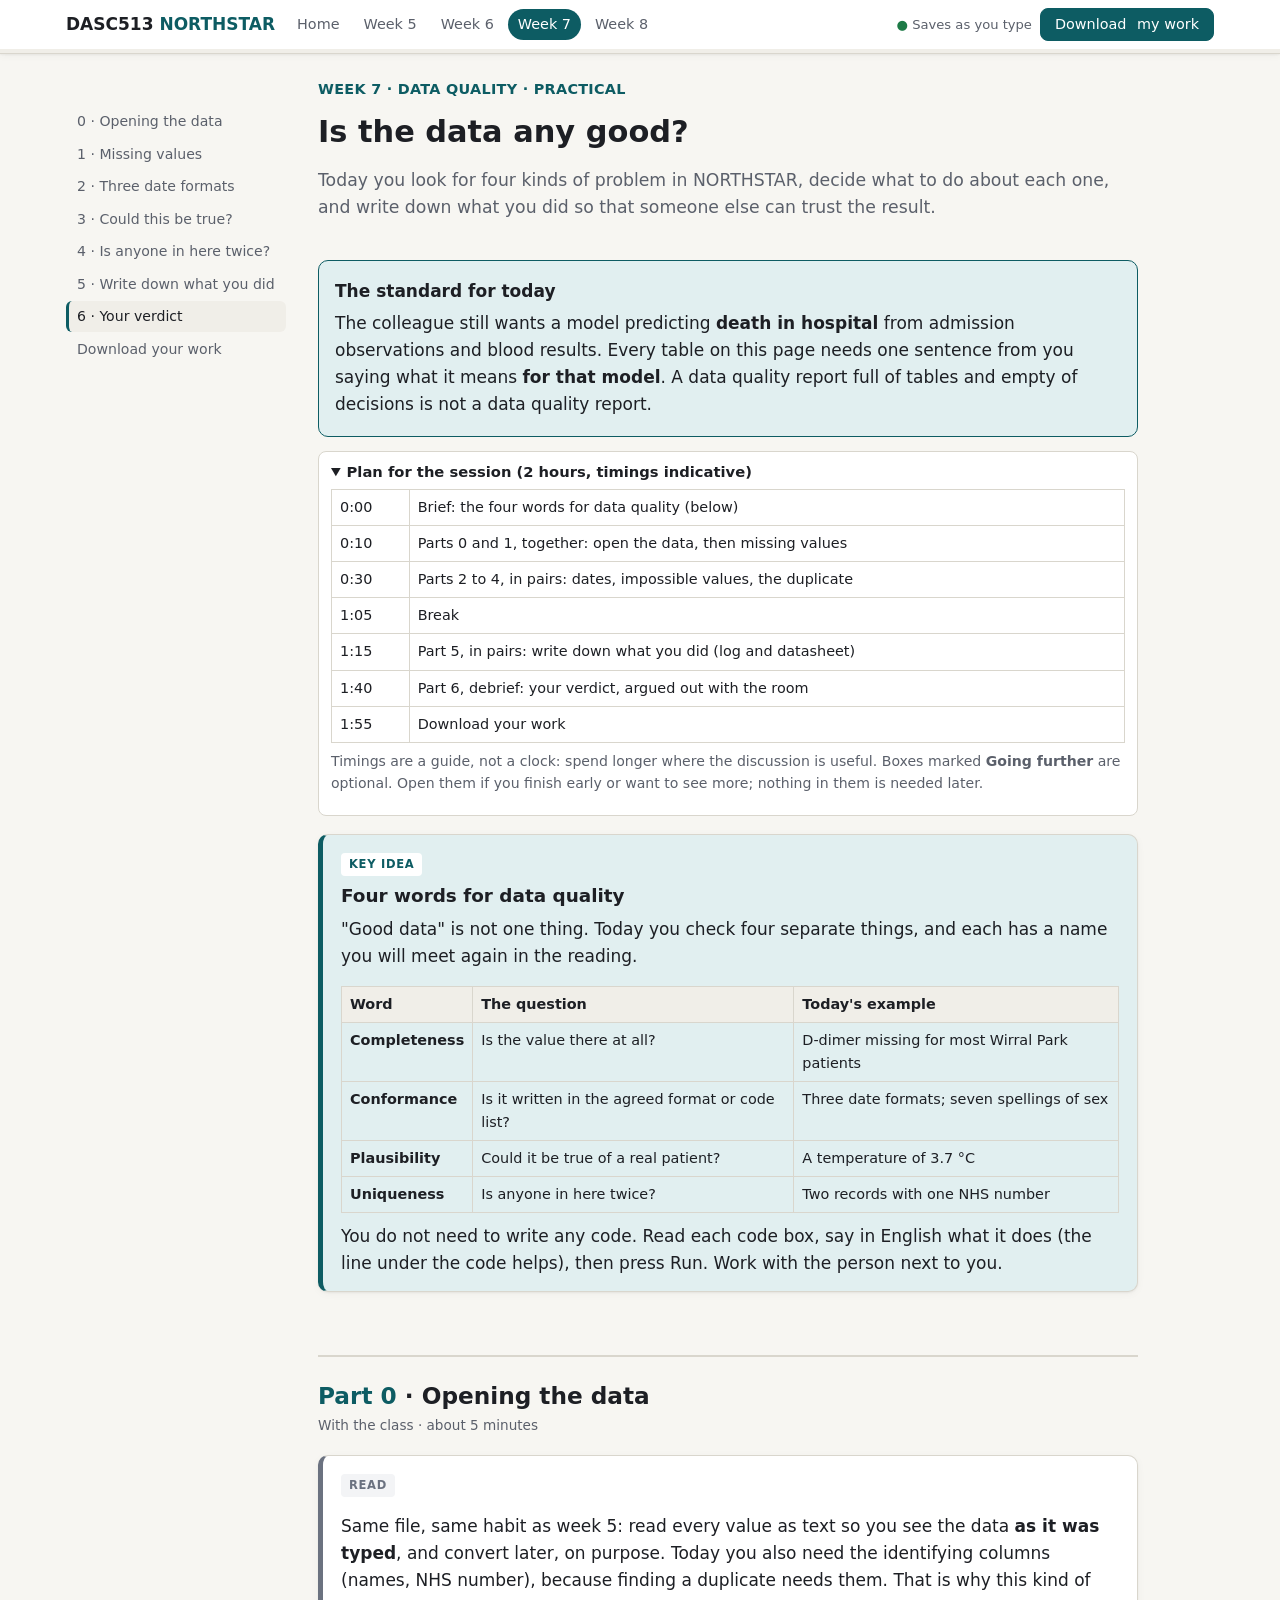
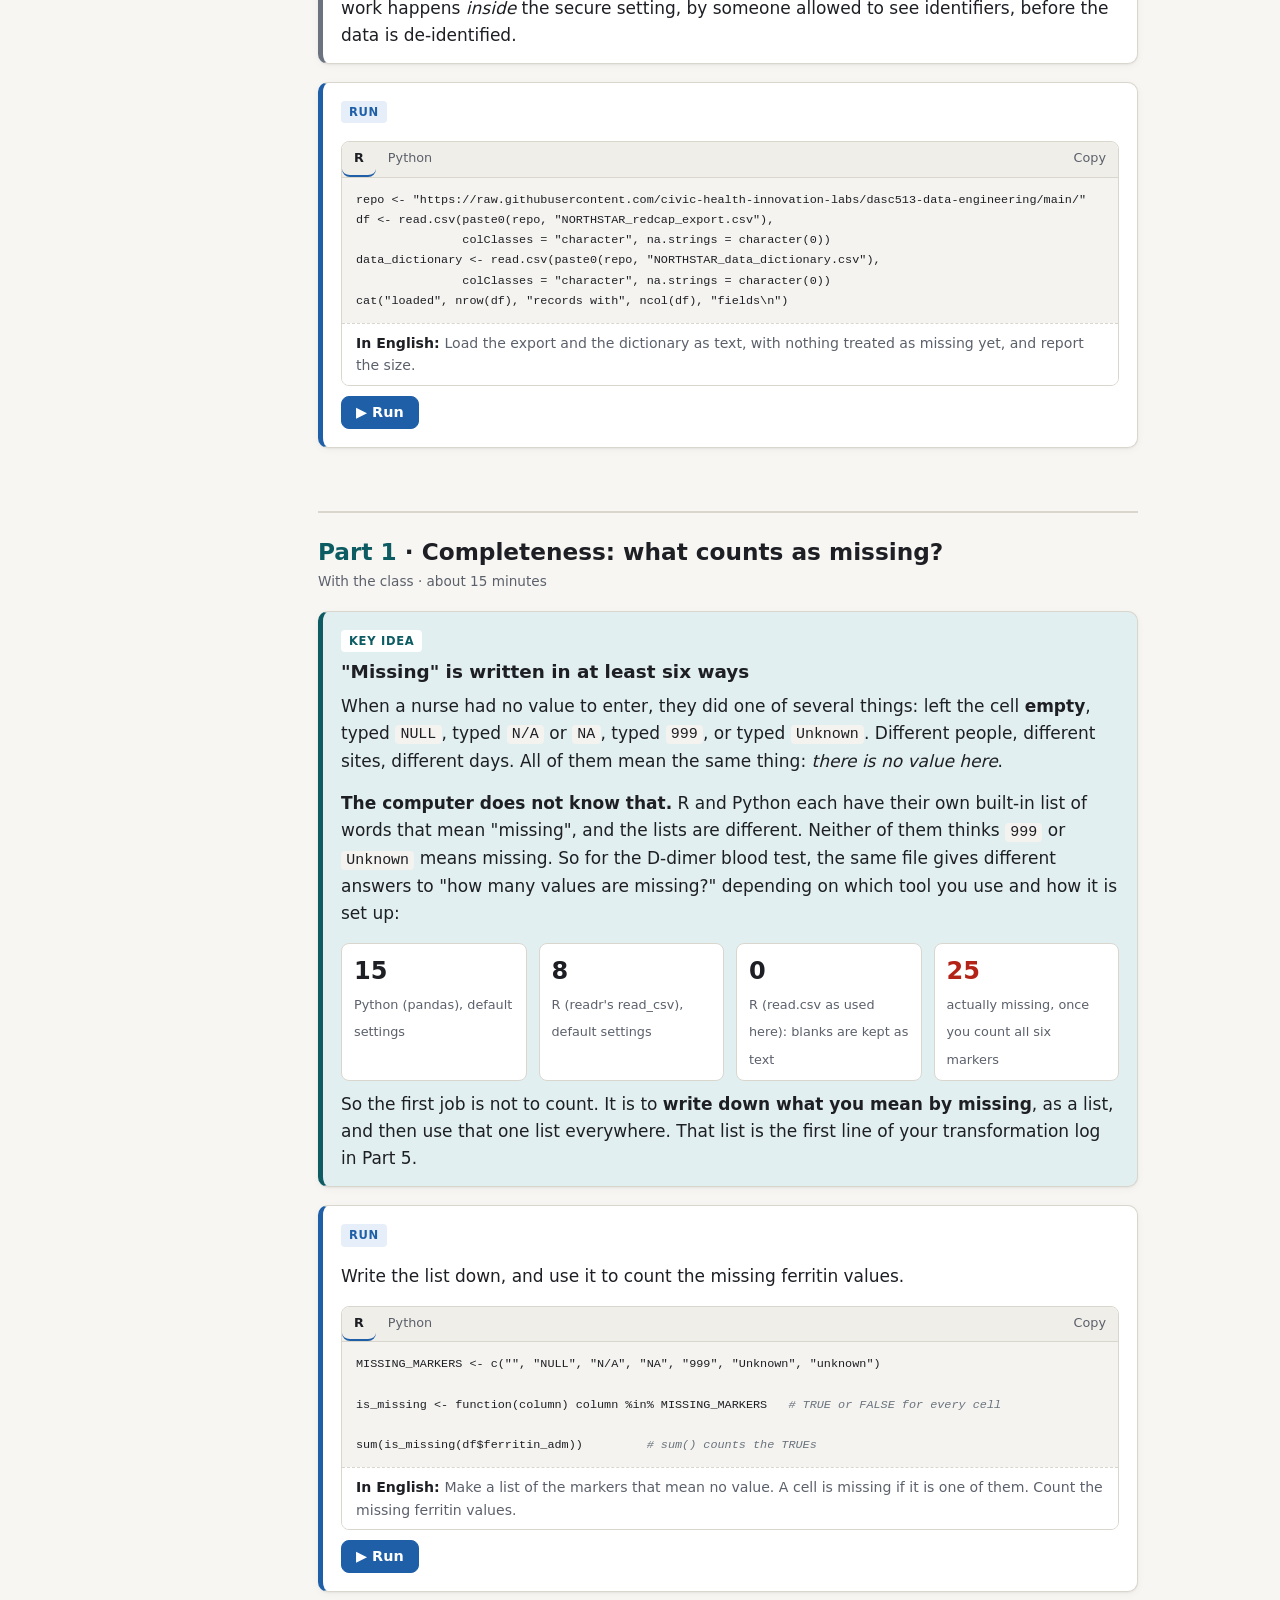
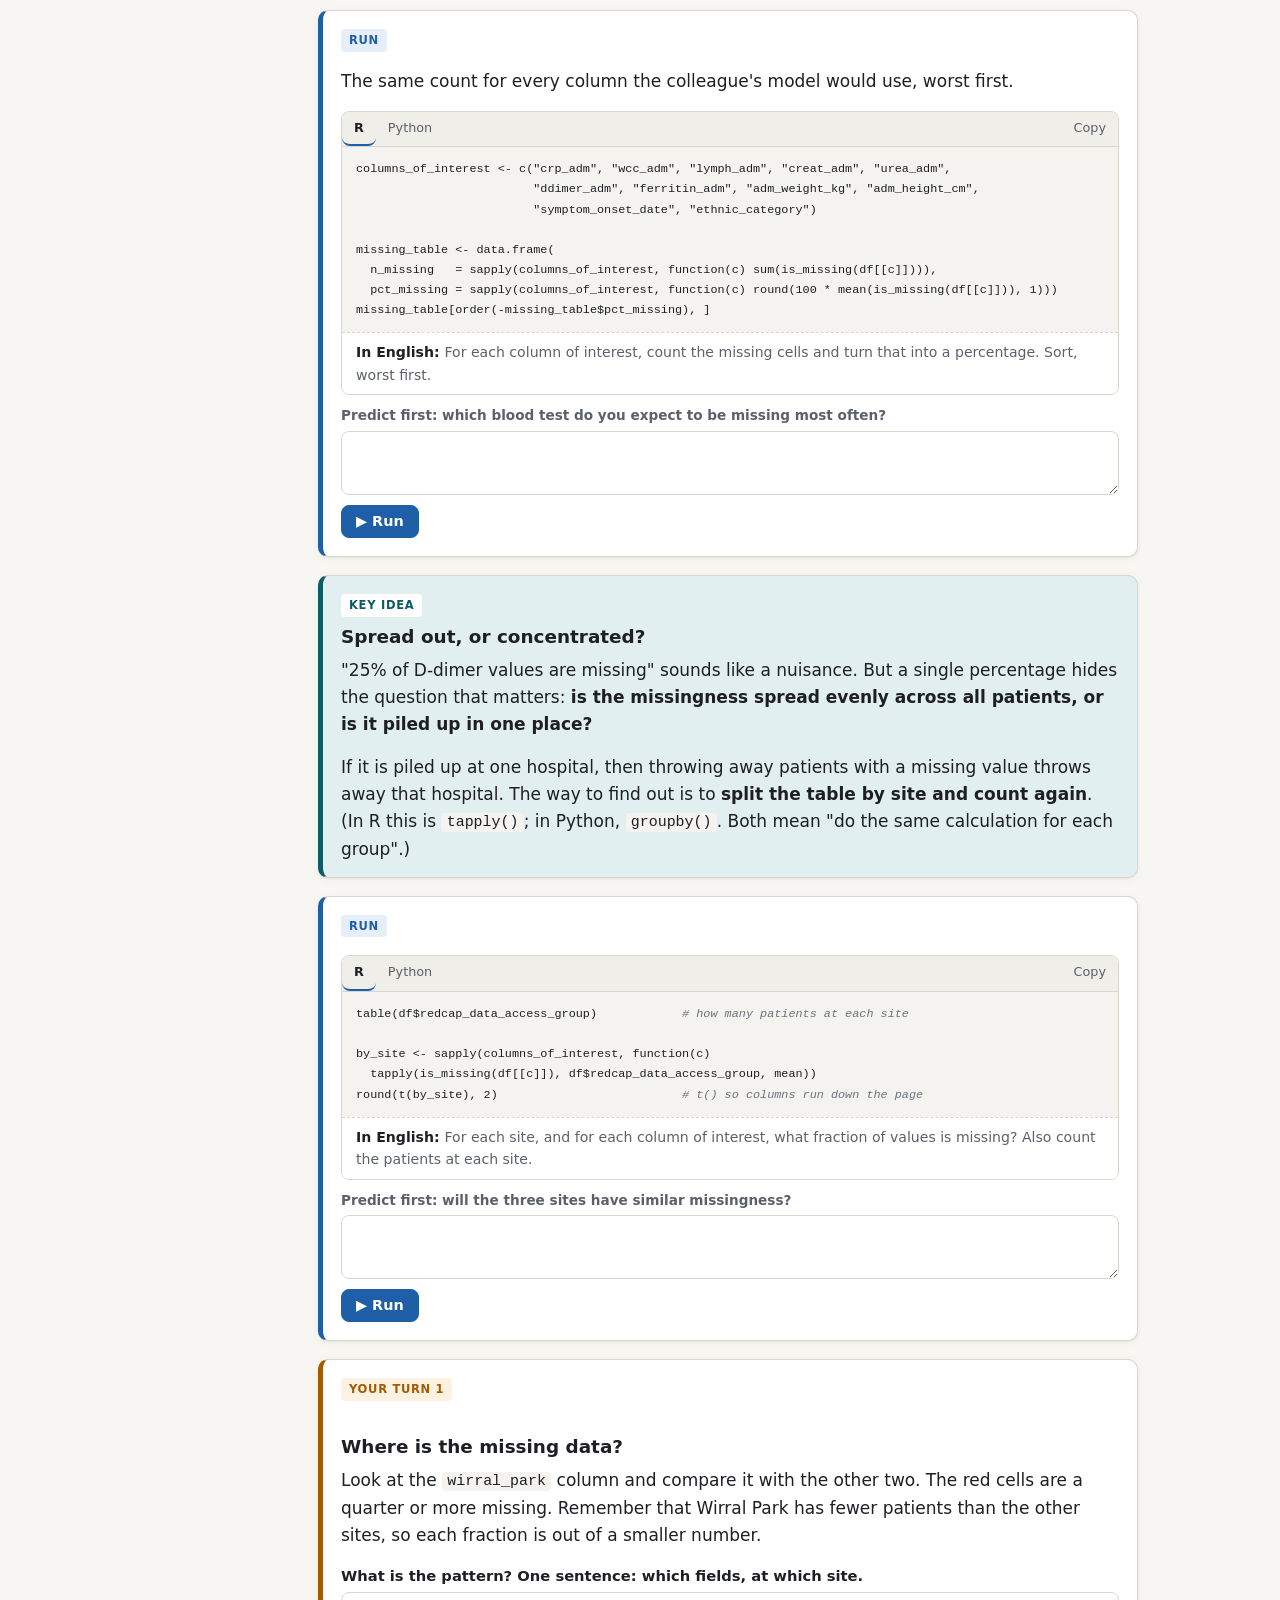
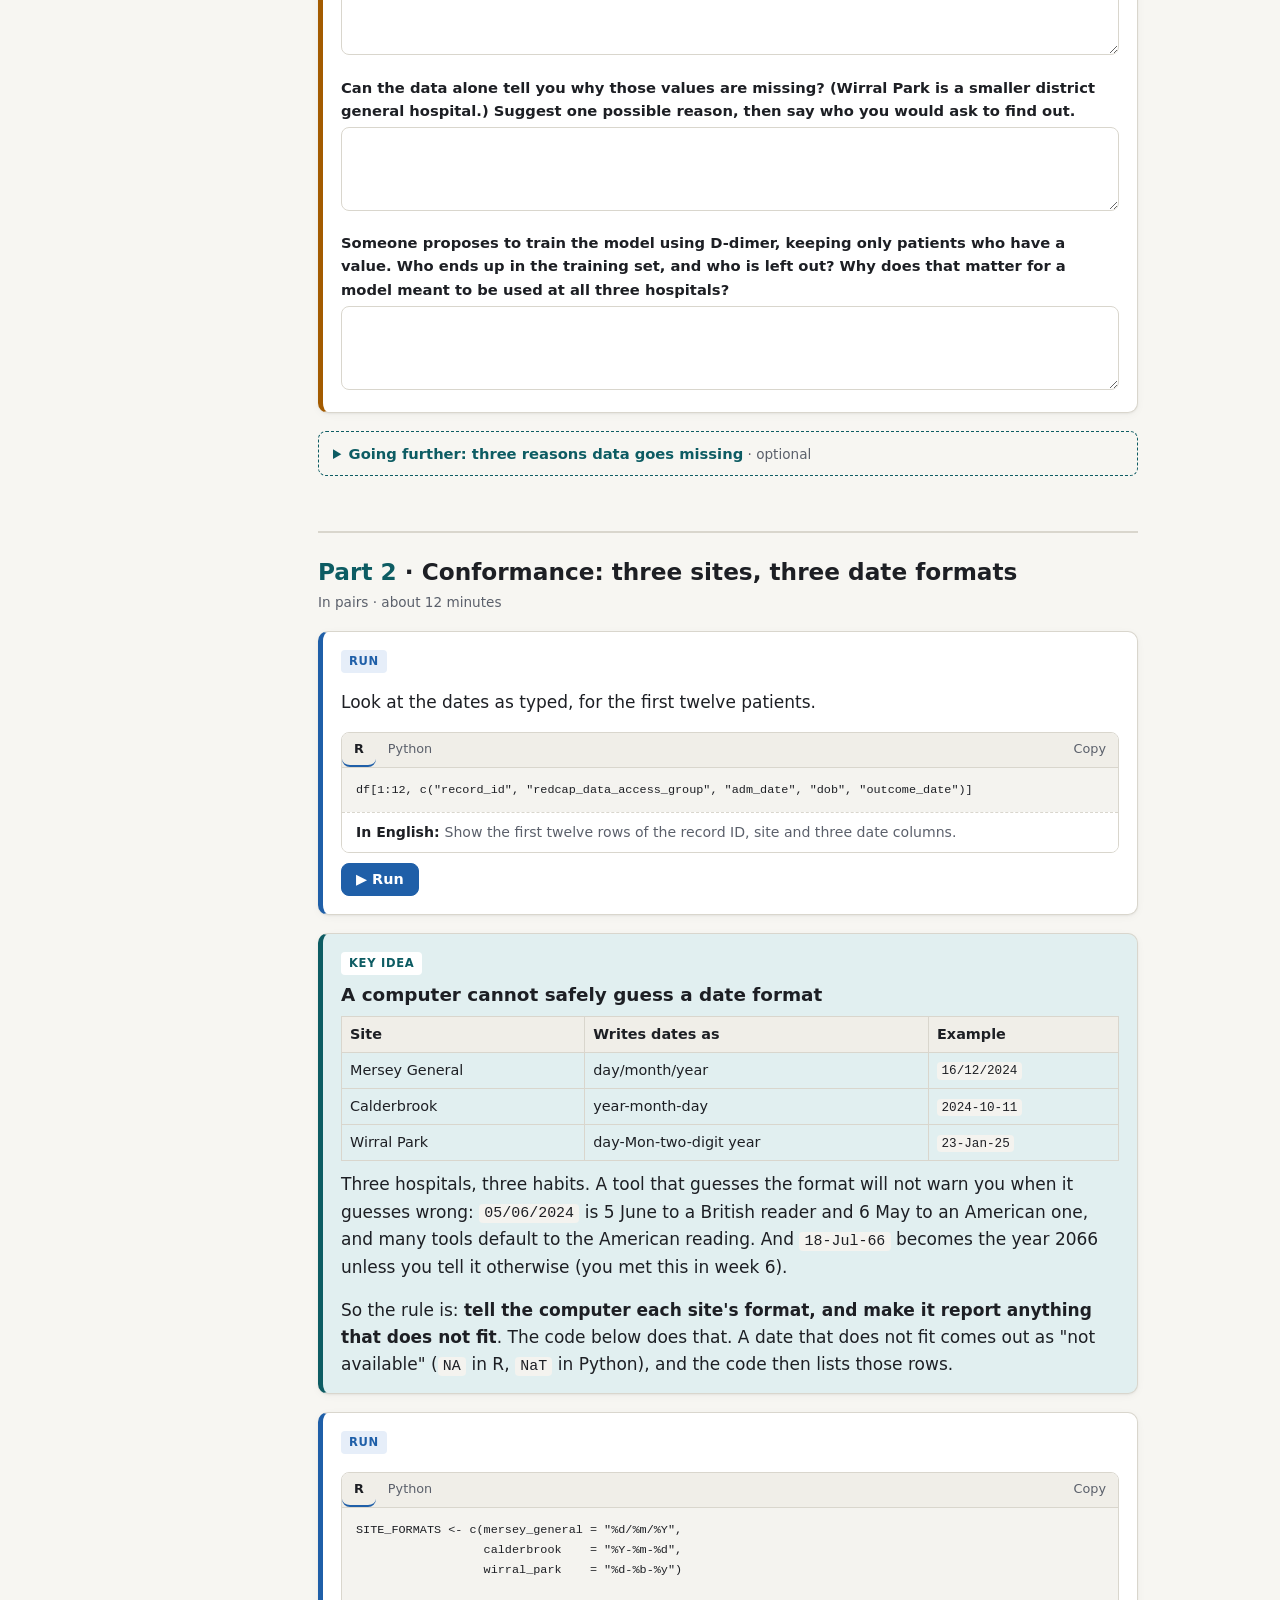
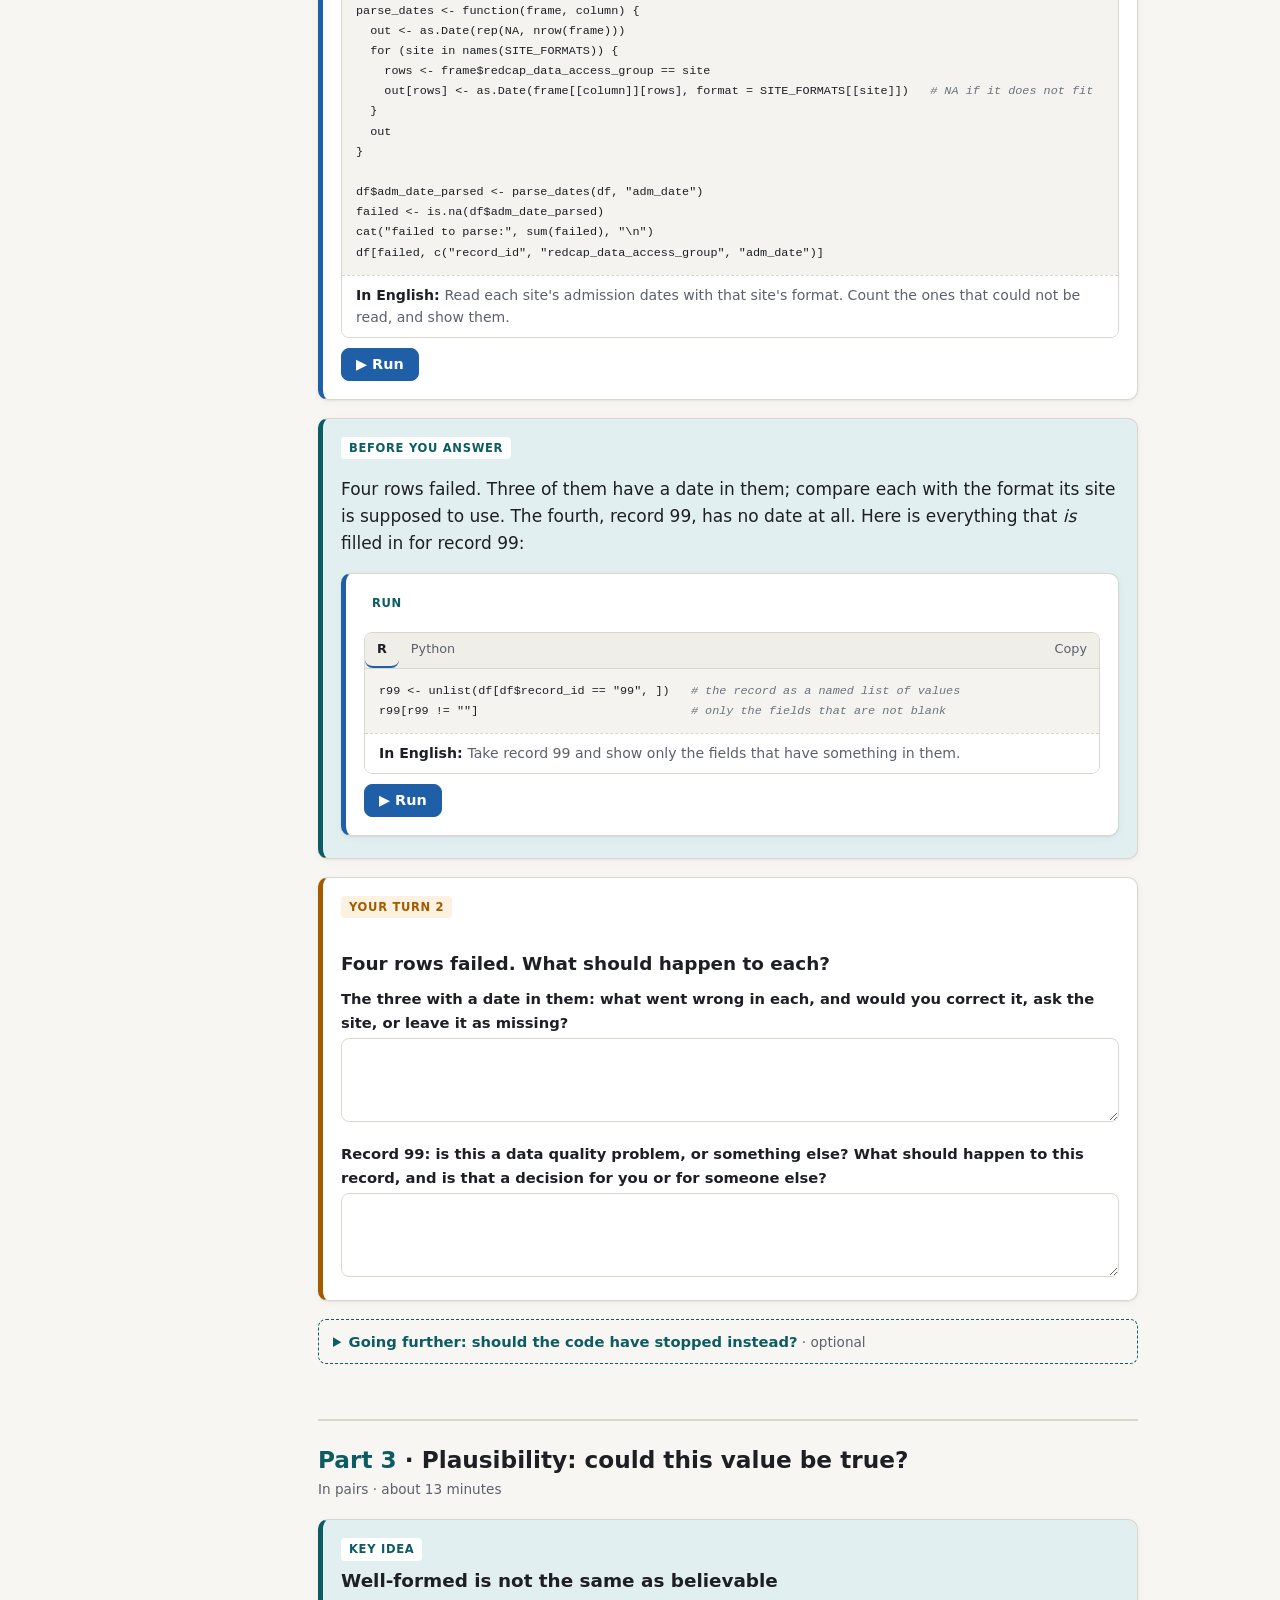
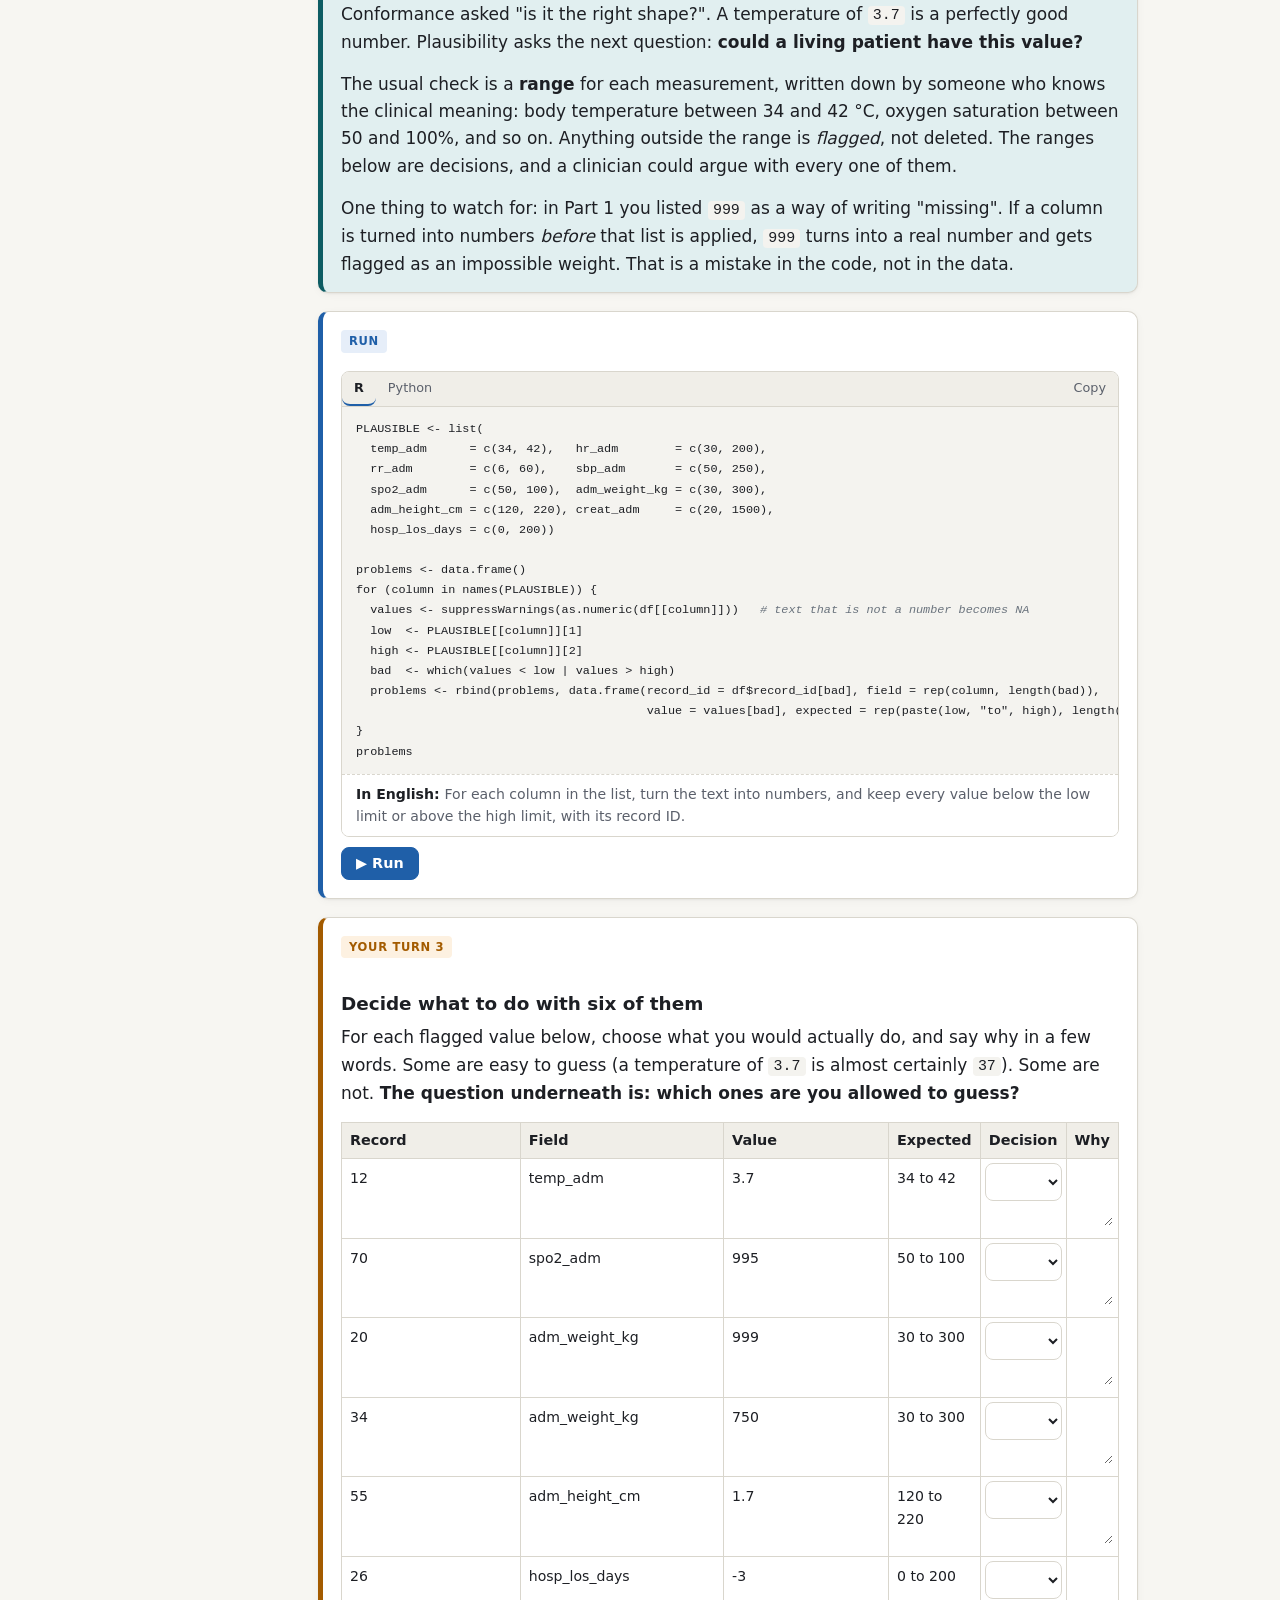
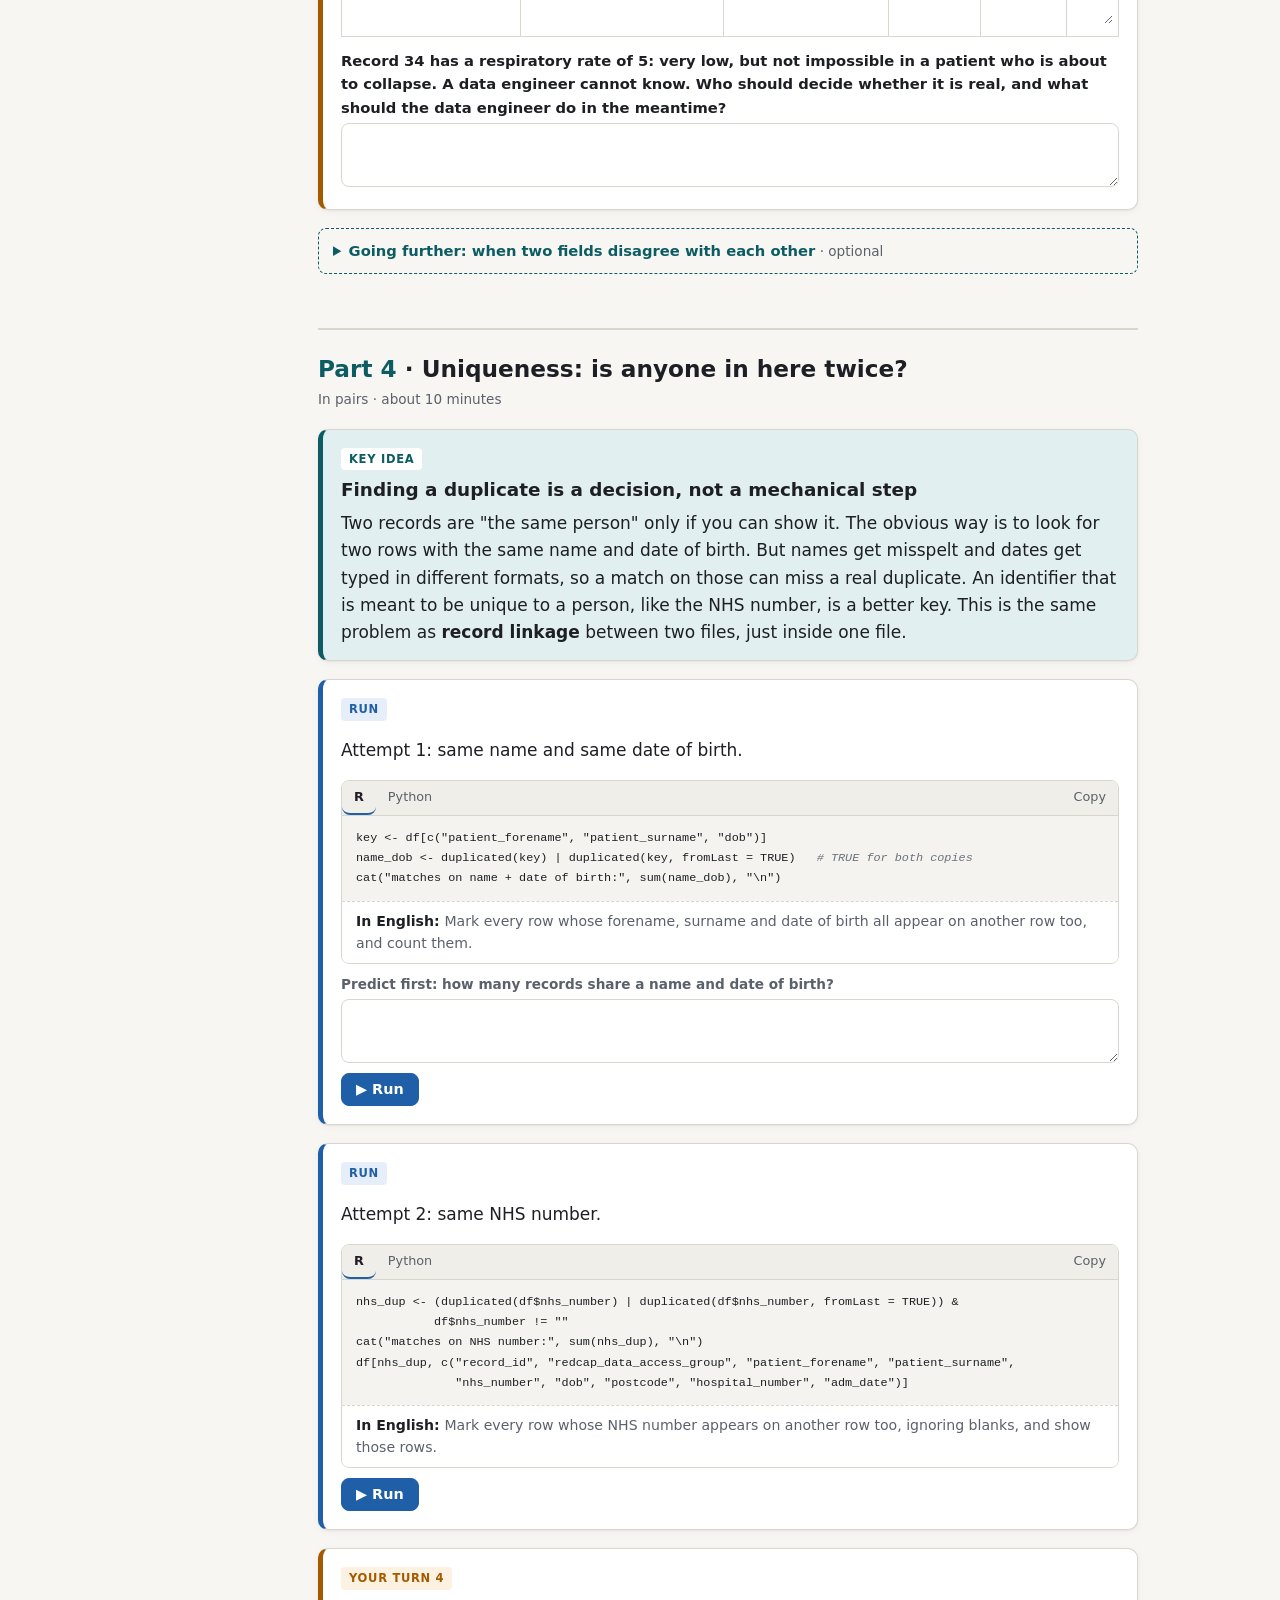
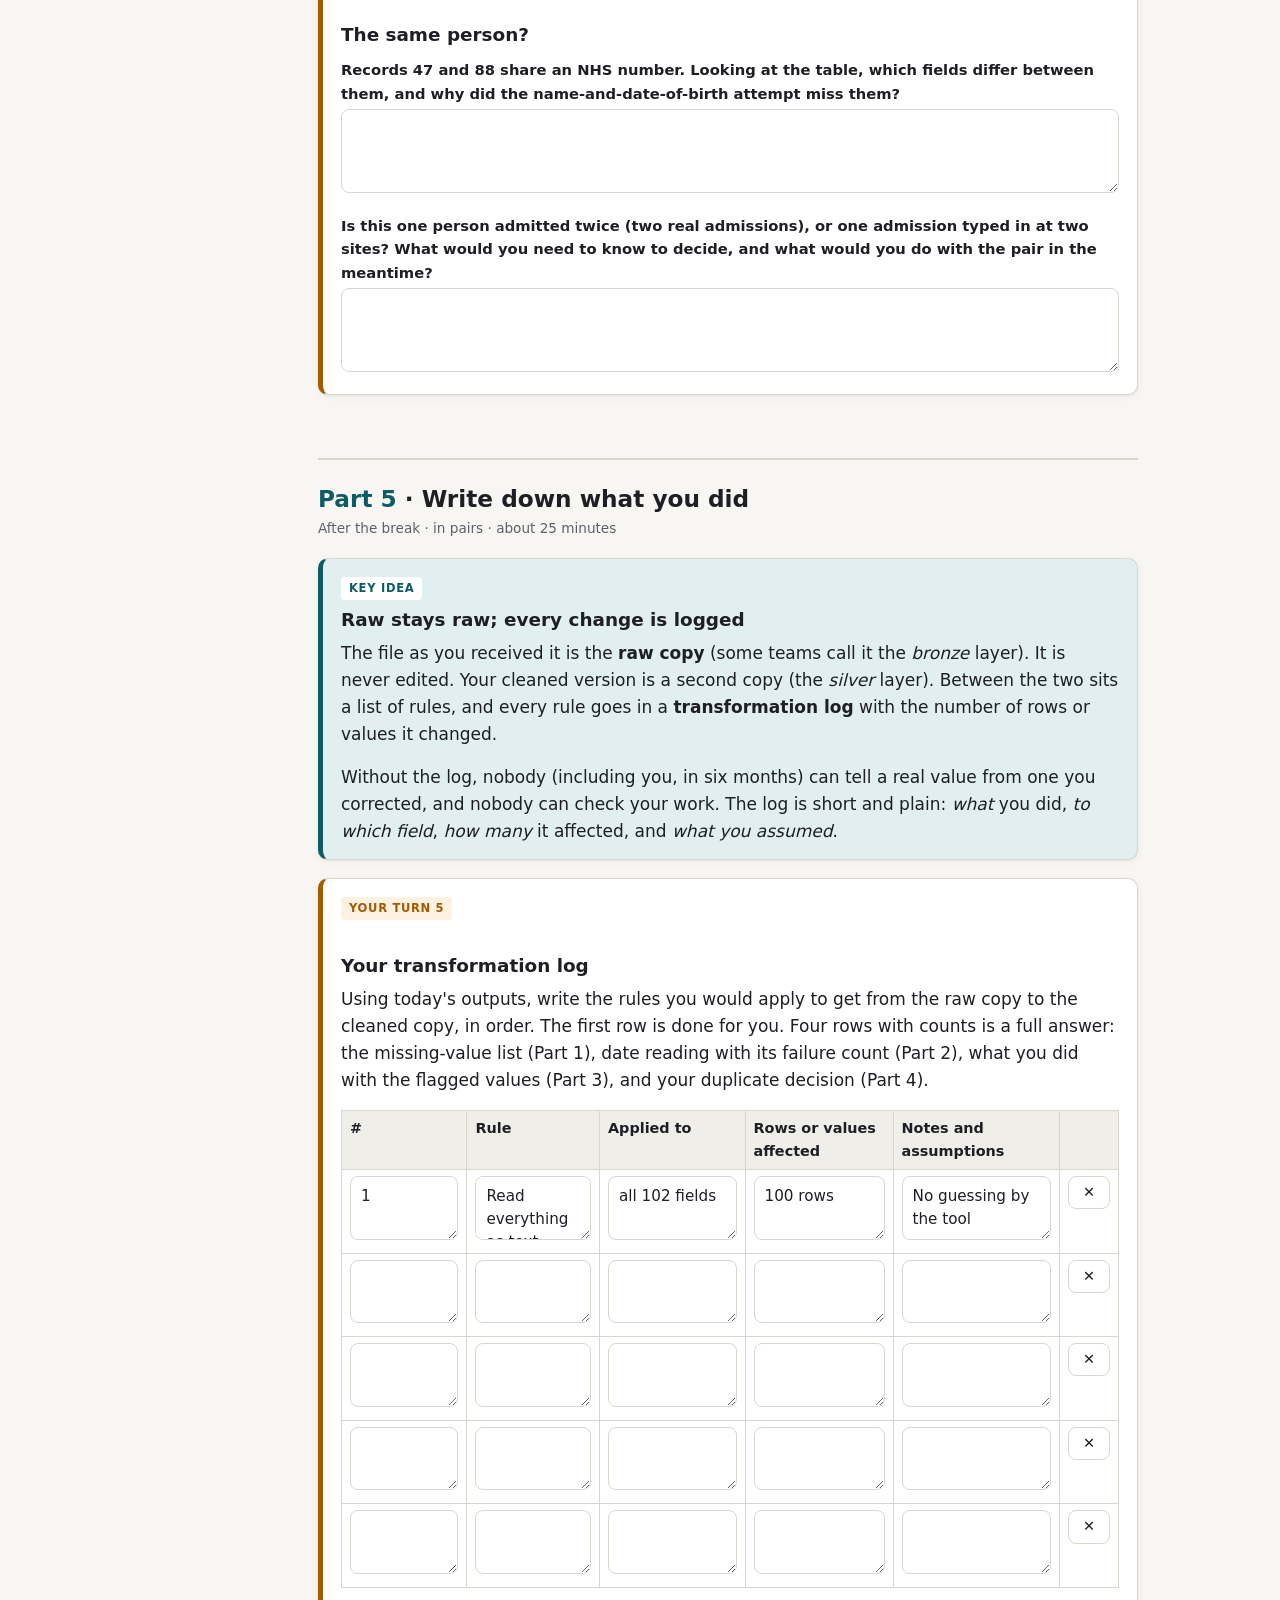
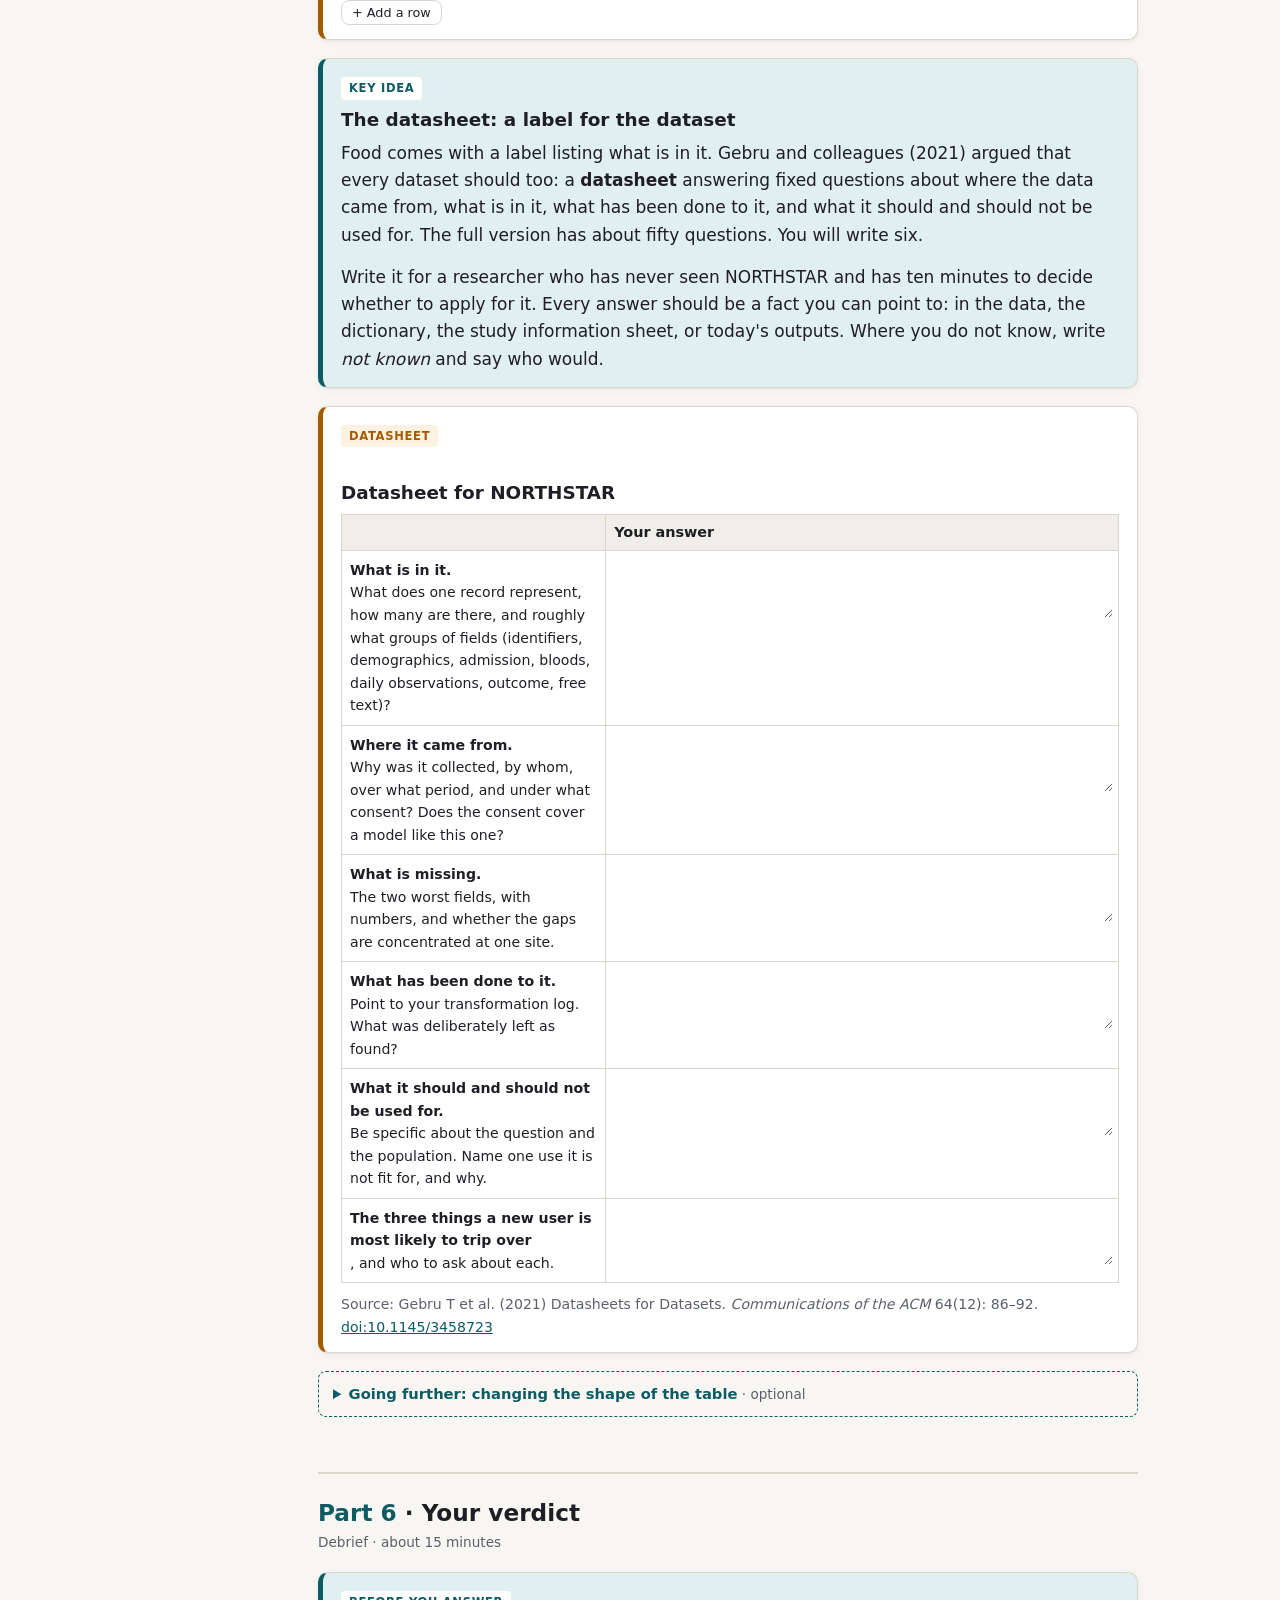
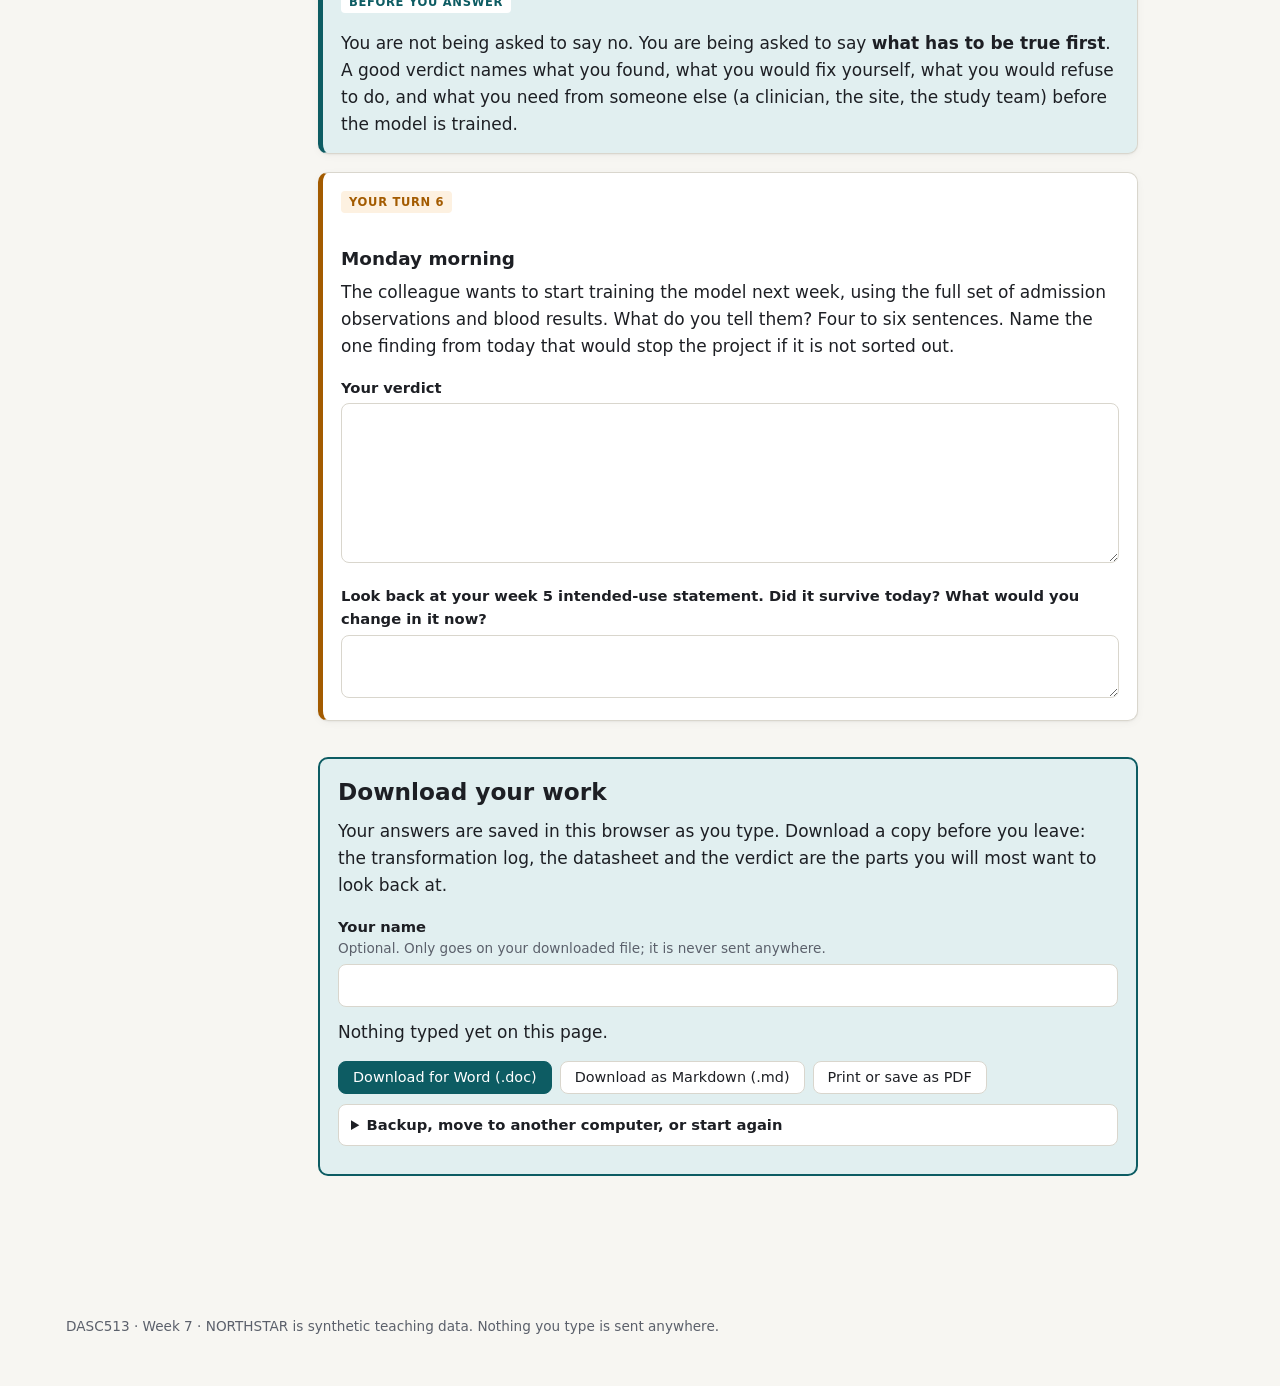
<file: docs/week7.html>
<!doctype html>
<html lang="en-GB">
<head>
<meta charset="utf-8">
<meta name="viewport" content="width=device-width, initial-scale=1">
<title>Week 7 Data Quality</title>
<meta name="description" content="DASC513 week 7 practical: is NORTHSTAR any good? Missing values, three date formats, impossible values, a duplicate, and writing down what you did.">
<link rel="stylesheet" href="assets/style.css">
<link rel="icon" href="data:image/svg+xml,%3Csvg xmlns='http://www.w3.org/2000/svg' viewBox='0 0 32 32'%3E%3Crect width='32' height='32' rx='7' fill='%230d5c63'/%3E%3Cpath d='M16 5l2.6 7.9H27l-6.8 4.9 2.6 8L16 21l-6.8 4.8 2.6-8L5 12.9h8.4z' fill='%23fff'/%3E%3C/svg%3E">
</head>
<body data-week="7">
<div class="layout">
<aside class="toc"></aside>
<main id="main">

<div class="hero">
  <div class="kicker">Week 7 · Data quality · Practical</div>
  <h1>Is the data any good?</h1>
  <p class="lede">Today you look for four kinds of problem in NORTHSTAR, decide what to do about each one,
  and write down what you did so that someone else can trust the result.</p>
</div>

<div class="scenario">
  <p><strong>The standard for today</strong></p>
  <p>The colleague still wants a model predicting <strong>death in hospital</strong> from admission observations and blood results.
  Every table on this page needs one sentence from you saying what it means <strong>for that model</strong>.
  A data quality report full of tables and empty of decisions is not a data quality report.</p>
</div>

<details open>
  <summary>Plan for the session (2 hours, timings indicative)</summary>
  <table class="plan">
    <tr><td>0:00</td><td>Brief: the four words for data quality (below)</td></tr>
    <tr><td>0:10</td><td>Parts 0 and 1, together: open the data, then missing values</td></tr>
    <tr><td>0:30</td><td>Parts 2 to 4, in pairs: dates, impossible values, the duplicate</td></tr>
    <tr><td>1:05</td><td>Break</td></tr>
    <tr><td>1:15</td><td>Part 5, in pairs: write down what you did (log and datasheet)</td></tr>
    <tr><td>1:40</td><td>Part 6, debrief: your verdict, argued out with the room</td></tr>
    <tr><td>1:55</td><td>Download your work</td></tr>
  </table>
  <p class="hint">Timings are a guide, not a clock: spend longer where the discussion is useful. Boxes marked <strong>Going further</strong> are optional. Open them if you finish early or want to see more; nothing in them is needed later.</p>
</details>

<div class="cell know">
  <span class="tag">Key idea</span>
  <h3 style="margin-top:0">Four words for data quality</h3>
  <p>"Good data" is not one thing. Today you check four separate things, and each has a name you will meet again in the reading.</p>
  <div class="tablewrap"><table>
    <tr><th>Word</th><th>The question</th><th>Today's example</th></tr>
    <tr><td><strong>Completeness</strong></td><td>Is the value there at all?</td><td>D-dimer missing for most Wirral Park patients</td></tr>
    <tr><td><strong>Conformance</strong></td><td>Is it written in the agreed format or code list?</td><td>Three date formats; seven spellings of sex</td></tr>
    <tr><td><strong>Plausibility</strong></td><td>Could it be true of a real patient?</td><td>A temperature of 3.7 °C</td></tr>
    <tr><td><strong>Uniqueness</strong></td><td>Is anyone in here twice?</td><td>Two records with one NHS number</td></tr>
  </table></div>
  <p>You do not need to write any code. Read each code box, say in English what it does (the line under the code helps), then press Run.
  Work with the person next to you.</p>
</div>

<!-- ================================================================ -->
<section class="part" id="p0">
<h2 data-short="0 · Opening the data"><span class="part-no">Part 0</span> · Opening the data</h2>
<p class="timing">With the class · about 5 minutes</p>

<div class="cell read">
  <span class="tag">Read</span>
  <p>Same file, same habit as week 5: read every value as text so you see the data <strong>as it was typed</strong>, and convert later, on purpose.
  Today you also need the identifying columns (names, NHS number), because finding a duplicate needs them. That is why this kind of work happens
  <em>inside</em> the secure setting, by someone allowed to see identifiers, before the data is de-identified.</p>
</div>

<div class="cell run" data-run="w7.load">
  <span class="tag">Run</span>
  <div class="codebox" data-say="Load the export and the dictionary as text, with nothing treated as missing yet, and report the size.">
<script type="text/plain" data-lang="r">
repo <- "https://raw.githubusercontent.com/civic-health-innovation-labs/dasc513-data-engineering/main/"
df <- read.csv(paste0(repo, "NORTHSTAR_redcap_export.csv"),
               colClasses = "character", na.strings = character(0))
data_dictionary <- read.csv(paste0(repo, "NORTHSTAR_data_dictionary.csv"),
               colClasses = "character", na.strings = character(0))
cat("loaded", nrow(df), "records with", ncol(df), "fields\n")
</script>
<script type="text/plain" data-lang="py">
import pandas as pd
repo = "https://raw.githubusercontent.com/civic-health-innovation-labs/dasc513-data-engineering/main/"
df = pd.read_csv(repo + "NORTHSTAR_redcap_export.csv", dtype=str, keep_default_na=False)
data_dictionary = pd.read_csv(repo + "NORTHSTAR_data_dictionary.csv", dtype=str, keep_default_na=False)
print(f"loaded {df.shape[0]} records with {df.shape[1]} fields")
</script>
  </div>
</div>
</section>

<!-- ================================================================ -->
<section class="part" id="p1">
<h2 data-short="1 · Missing values"><span class="part-no">Part 1</span> · Completeness: what counts as missing?</h2>
<p class="timing">With the class · about 15 minutes</p>

<div class="cell know">
  <span class="tag">Key idea</span>
  <h3 style="margin-top:0">"Missing" is written in at least six ways</h3>
  <p>When a nurse had no value to enter, they did one of several things: left the cell <strong>empty</strong>, typed <code>NULL</code>, typed <code>N/A</code> or <code>NA</code>,
  typed <code>999</code>, or typed <code>Unknown</code>. Different people, different sites, different days. All of them mean the same thing: <em>there is no value here</em>.</p>
  <p><strong>The computer does not know that.</strong> R and Python each have their own built-in list of words that mean "missing", and the lists are different.
  Neither of them thinks <code>999</code> or <code>Unknown</code> means missing. So for the D-dimer blood test, the same file gives different answers to "how many values are missing?"
  depending on which tool you use and how it is set up:</p>
  <div class="kpi">
    <div><b>15</b><span>Python (pandas), default settings</span></div>
    <div><b>8</b><span>R (readr's read_csv), default settings</span></div>
    <div><b>0</b><span>R (read.csv as used here): blanks are kept as text</span></div>
    <div class="bad"><b>25</b><span>actually missing, once you count all six markers</span></div>
  </div>
  <p>So the first job is not to count. It is to <strong>write down what you mean by missing</strong>, as a list, and then use that one list everywhere.
  That list is the first line of your transformation log in Part 5.</p>
</div>

<div class="cell run" data-run="w7.markers">
  <span class="tag">Run</span>
  <p>Write the list down, and use it to count the missing ferritin values.</p>
  <div class="codebox" data-say="Make a list of the markers that mean no value. A cell is missing if it is one of them. Count the missing ferritin values.">
<script type="text/plain" data-lang="r">
MISSING_MARKERS <- c("", "NULL", "N/A", "NA", "999", "Unknown", "unknown")

is_missing <- function(column) column %in% MISSING_MARKERS   # TRUE or FALSE for every cell

sum(is_missing(df$ferritin_adm))         # sum() counts the TRUEs
</script>
<script type="text/plain" data-lang="py">
MISSING_MARKERS = ["", "NULL", "N/A", "NA", "999", "Unknown", "unknown"]

def is_missing(column):
    return column.isin(MISSING_MARKERS)  # True or False for every cell

is_missing(df["ferritin_adm"]).sum()     # .sum() counts the Trues
</script>
  </div>
</div>

<div class="cell run" data-run="w7.missing" data-predict="which blood test do you expect to be missing most often?">
  <span class="tag">Run</span>
  <p>The same count for every column the colleague's model would use, worst first.</p>
  <div class="codebox" data-say="For each column of interest, count the missing cells and turn that into a percentage. Sort, worst first.">
<script type="text/plain" data-lang="r">
columns_of_interest <- c("crp_adm", "wcc_adm", "lymph_adm", "creat_adm", "urea_adm",
                         "ddimer_adm", "ferritin_adm", "adm_weight_kg", "adm_height_cm",
                         "symptom_onset_date", "ethnic_category")

missing_table <- data.frame(
  n_missing   = sapply(columns_of_interest, function(c) sum(is_missing(df[[c]]))),
  pct_missing = sapply(columns_of_interest, function(c) round(100 * mean(is_missing(df[[c]])), 1)))
missing_table[order(-missing_table$pct_missing), ]
</script>
<script type="text/plain" data-lang="py">
columns_of_interest = ["crp_adm", "wcc_adm", "lymph_adm", "creat_adm", "urea_adm",
                       "ddimer_adm", "ferritin_adm", "adm_weight_kg", "adm_height_cm",
                       "symptom_onset_date", "ethnic_category"]

missing_table = pd.DataFrame({
    "n_missing":   [is_missing(df[c]).sum() for c in columns_of_interest],
    "pct_missing": [round(100 * is_missing(df[c]).mean(), 1) for c in columns_of_interest],
}, index=columns_of_interest).sort_values("pct_missing", ascending=False)
missing_table
</script>
  </div>
  <div class="output" data-export="Missingness table (Part 1 output)"></div>
</div>

<div class="cell know">
  <span class="tag">Key idea</span>
  <h3 style="margin-top:0">Spread out, or concentrated?</h3>
  <p>"25% of D-dimer values are missing" sounds like a nuisance. But a single percentage hides the question that matters:
  <strong>is the missingness spread evenly across all patients, or is it piled up in one place?</strong></p>
  <p>If it is piled up at one hospital, then throwing away patients with a missing value throws away that hospital.
  The way to find out is to <strong>split the table by site and count again</strong>. (In R this is <code>tapply()</code>; in Python, <code>groupby()</code>. Both mean
  "do the same calculation for each group".)</p>
</div>

<div class="cell run" data-run="w7.bysite" data-predict="will the three sites have similar missingness?">
  <span class="tag">Run</span>
  <div class="codebox" data-say="For each site, and for each column of interest, what fraction of values is missing? Also count the patients at each site.">
<script type="text/plain" data-lang="r">
table(df$redcap_data_access_group)            # how many patients at each site

by_site <- sapply(columns_of_interest, function(c)
  tapply(is_missing(df[[c]]), df$redcap_data_access_group, mean))
round(t(by_site), 2)                          # t() so columns run down the page
</script>
<script type="text/plain" data-lang="py">
print(df["redcap_data_access_group"].value_counts())   # how many patients at each site

by_site = df[columns_of_interest].apply(is_missing)
by_site["site"] = df["redcap_data_access_group"]
by_site.groupby("site").mean().round(2).T                # .T so columns run down the page
</script>
  </div>
  <div class="output" data-export="Missingness by site (Part 1 output)"></div>
</div>

<div class="cell turn">
  <span class="tag">Your turn 1</span>
  <h3>Where is the missing data?</h3>
  <p>Look at the <code>wirral_park</code> column and compare it with the other two. The red cells are a quarter or more missing.
  Remember that Wirral Park has fewer patients than the other sites, so each fraction is out of a smaller number.</p>
  <div class="field"><label for="w7-yt1a">What is the pattern? One sentence: which fields, at which site.</label>
    <textarea id="w7-yt1a" class="short" data-save="yt1.pattern"></textarea></div>
  <div class="field"><label for="w7-yt1b">Can the data alone tell you <strong>why</strong> those values are missing? (Wirral Park is a smaller district general hospital.) Suggest one possible reason, then say who you would ask to find out.</label>
    <textarea id="w7-yt1b" data-save="yt1.why"></textarea></div>
  <div class="field"><label for="w7-yt1c">Someone proposes to train the model using D-dimer, keeping only patients who have a value. <strong>Who ends up in the training set, and who is left out?</strong> Why does that matter for a model meant to be used at all three hospitals?</label>
    <textarea id="w7-yt1c" data-save="yt1.who"></textarea></div>
</div>

<details class="further">
  <summary>Going further: three reasons data goes missing</summary>
  <div class="cell read">
    <span class="tag">Read</span>
    <p>Statisticians give the reasons data goes missing three names. You will meet them in the reading; you are not tested on them here, but they explain why your answer to the question above matters so much.</p>
    <ul>
      <li><strong>Missing completely at random:</strong> a form was dropped in a puddle. The missing values are a random sample, and leaving them out loses some precision but does not bias the result.</li>
      <li><strong>Missing at random (given what you do know):</strong> Wirral Park's lab does not routinely run D-dimer, so the gap depends on <em>site</em>, which is recorded. You can allow for it, if you know the reason.</li>
      <li><strong>Missing not at random:</strong> the test was only ordered for the sickest patients, so the gap depends on the very thing you are trying to predict. This is the dangerous one, and the data alone cannot tell you it is happening.</li>
    </ul>
    <p>The practical point: a pattern of missingness is a question to take to the people who collected the data, not something to fix in code.</p>
  </div>
</details>
</section>

<!-- ================================================================ -->
<section class="part" id="p2">
<h2 data-short="2 · Three date formats"><span class="part-no">Part 2</span> · Conformance: three sites, three date formats</h2>
<p class="timing">In pairs · about 12 minutes</p>

<div class="cell run" data-run="w7.dates">
  <span class="tag">Run</span>
  <p>Look at the dates as typed, for the first twelve patients.</p>
  <div class="codebox" data-say="Show the first twelve rows of the record ID, site and three date columns.">
<script type="text/plain" data-lang="r">
df[1:12, c("record_id", "redcap_data_access_group", "adm_date", "dob", "outcome_date")]
</script>
<script type="text/plain" data-lang="py">
df[["record_id", "redcap_data_access_group", "adm_date", "dob", "outcome_date"]].head(12)
</script>
  </div>
</div>

<div class="cell know">
  <span class="tag">Key idea</span>
  <h3 style="margin-top:0">A computer cannot safely guess a date format</h3>
  <div class="tablewrap"><table>
    <tr><th>Site</th><th>Writes dates as</th><th>Example</th></tr>
    <tr><td>Mersey General</td><td>day/month/year</td><td><code>16/12/2024</code></td></tr>
    <tr><td>Calderbrook</td><td>year-month-day</td><td><code>2024-10-11</code></td></tr>
    <tr><td>Wirral Park</td><td>day-Mon-two-digit year</td><td><code>23-Jan-25</code></td></tr>
  </table></div>
  <p>Three hospitals, three habits. A tool that guesses the format will not warn you when it guesses wrong: <code>05/06/2024</code> is 5 June to a British reader and 6 May
  to an American one, and many tools default to the American reading. And <code>18-Jul-66</code> becomes the year 2066 unless you tell it otherwise (you met this in week 6).</p>
  <p>So the rule is: <strong>tell the computer each site's format, and make it report anything that does not fit</strong>. The code below does that.
  A date that does not fit comes out as "not available" (<code>NA</code> in R, <code>NaT</code> in Python), and the code then lists those rows.</p>
</div>

<div class="cell run" data-run="w7.parse">
  <span class="tag">Run</span>
  <div class="codebox" data-say="Read each site's admission dates with that site's format. Count the ones that could not be read, and show them.">
<script type="text/plain" data-lang="r">
SITE_FORMATS <- c(mersey_general = "%d/%m/%Y",
                  calderbrook    = "%Y-%m-%d",
                  wirral_park    = "%d-%b-%y")

parse_dates <- function(frame, column) {
  out <- as.Date(rep(NA, nrow(frame)))
  for (site in names(SITE_FORMATS)) {
    rows <- frame$redcap_data_access_group == site
    out[rows] <- as.Date(frame[[column]][rows], format = SITE_FORMATS[[site]])   # NA if it does not fit
  }
  out
}

df$adm_date_parsed <- parse_dates(df, "adm_date")
failed <- is.na(df$adm_date_parsed)
cat("failed to parse:", sum(failed), "\n")
df[failed, c("record_id", "redcap_data_access_group", "adm_date")]
</script>
<script type="text/plain" data-lang="py">
SITE_FORMATS = {
    "mersey_general": "%d/%m/%Y",
    "calderbrook":    "%Y-%m-%d",
    "wirral_park":    "%d-%b-%y",
}

def parse_dates(frame, column):
    out = pd.Series(pd.NaT, index=frame.index)
    for site, fmt in SITE_FORMATS.items():
        rows = frame["redcap_data_access_group"] == site
        out[rows] = pd.to_datetime(frame.loc[rows, column], format=fmt, errors="coerce")   # NaT if it does not fit
    return out

df["adm_date_parsed"] = parse_dates(df, "adm_date")
failed = df["adm_date_parsed"].isna()
print("failed to parse:", failed.sum())
df.loc[failed, ["record_id", "redcap_data_access_group", "adm_date"]]
</script>
  </div>
</div>

<div class="cell know">
  <span class="tag">Before you answer</span>
  <p>Four rows failed. Three of them have a date in them; compare each with the format its site is supposed to use. The fourth, record 99, has no date at all.
  Here is everything that <em>is</em> filled in for record 99:</p>
  <div class="cell run" data-run="w7.r99" style="margin:8px 0">
    <span class="tag">Run</span>
    <div class="codebox" data-say="Take record 99 and show only the fields that have something in them.">
<script type="text/plain" data-lang="r">
r99 <- unlist(df[df$record_id == "99", ])   # the record as a named list of values
r99[r99 != ""]                              # only the fields that are not blank
</script>
<script type="text/plain" data-lang="py">
r99 = df[df["record_id"] == "99"].T
r99[r99.iloc[:, 0] != ""]                # only the fields that are not blank
</script>
    </div>
  </div>
</div>

<div class="cell turn">
  <span class="tag">Your turn 2</span>
  <h3>Four rows failed. What should happen to each?</h3>
  <div class="field"><label for="w7-yt2a">The three with a date in them: what went wrong in each, and would you correct it, ask the site, or leave it as missing?</label>
    <textarea id="w7-yt2a" data-save="yt2.three"></textarea></div>
  <div class="field"><label for="w7-yt2b">Record 99: is this a data quality problem, or something else? What should happen to this record, and is that a decision for you or for someone else?</label>
    <textarea id="w7-yt2b" data-save="yt2.r99"></textarea></div>
</div>

<details class="further">
  <summary>Going further: should the code have stopped instead?</summary>
  <div class="cell turn">
    <span class="tag">Optional</span>
    <p>The code turns any date it cannot read into "not available" and carries on (<code>NA</code> in R; <code>errors="coerce"</code> in Python). The alternative is to stop with an error the first time a date does not fit.</p>
    <div class="field"><label for="w7-yt2c">Which behaviour would you want in a pipeline that runs every night without anyone watching? What is the risk of each?</label>
      <textarea id="w7-yt2c" class="short" data-save="yt2.coerce" data-optional="1"></textarea></div>
  </div>
</details>
</section>

<!-- ================================================================ -->
<section class="part" id="p3">
<h2 data-short="3 · Could this be true?"><span class="part-no">Part 3</span> · Plausibility: could this value be true?</h2>
<p class="timing">In pairs · about 13 minutes</p>

<div class="cell know">
  <span class="tag">Key idea</span>
  <h3 style="margin-top:0">Well-formed is not the same as believable</h3>
  <p>Conformance asked "is it the right shape?". A temperature of <code>3.7</code> is a perfectly good number. Plausibility asks the next question:
  <strong>could a living patient have this value?</strong></p>
  <p>The usual check is a <strong>range</strong> for each measurement, written down by someone who knows the clinical meaning: body temperature between 34 and 42 °C,
  oxygen saturation between 50 and 100%, and so on. Anything outside the range is <em>flagged</em>, not deleted. The ranges below are decisions, and a clinician could argue with every one of them.</p>
  <p>One thing to watch for: in Part 1 you listed <code>999</code> as a way of writing "missing". If a column is turned into numbers <em>before</em> that list is applied,
  <code>999</code> turns into a real number and gets flagged as an impossible weight. That is a mistake in the code, not in the data.</p>
</div>

<div class="cell run" data-run="w7.plaus">
  <span class="tag">Run</span>
  <div class="codebox" data-say="For each column in the list, turn the text into numbers, and keep every value below the low limit or above the high limit, with its record ID.">
<script type="text/plain" data-lang="r">
PLAUSIBLE <- list(
  temp_adm      = c(34, 42),   hr_adm        = c(30, 200),
  rr_adm        = c(6, 60),    sbp_adm       = c(50, 250),
  spo2_adm      = c(50, 100),  adm_weight_kg = c(30, 300),
  adm_height_cm = c(120, 220), creat_adm     = c(20, 1500),
  hosp_los_days = c(0, 200))

problems <- data.frame()
for (column in names(PLAUSIBLE)) {
  values <- suppressWarnings(as.numeric(df[[column]]))   # text that is not a number becomes NA
  low  <- PLAUSIBLE[[column]][1]
  high <- PLAUSIBLE[[column]][2]
  bad  <- which(values < low | values > high)
  problems <- rbind(problems, data.frame(record_id = df$record_id[bad], field = rep(column, length(bad)),
                                         value = values[bad], expected = rep(paste(low, "to", high), length(bad))))
}
problems
</script>
<script type="text/plain" data-lang="py">
PLAUSIBLE = {
    "temp_adm":      (34, 42),   "hr_adm":        (30, 200),
    "rr_adm":        (6, 60),    "sbp_adm":       (50, 250),
    "spo2_adm":      (50, 100),  "adm_weight_kg": (30, 300),
    "adm_height_cm": (120, 220), "creat_adm":     (20, 1500),
    "hosp_los_days": (0, 200),
}

problems = []
for column, (low, high) in PLAUSIBLE.items():
    values = pd.to_numeric(df[column], errors="coerce")    # text that is not a number becomes NaN
    bad = (values < low) | (values > high)
    for rid, v in zip(df.loc[bad, "record_id"], values[bad]):
        problems.append({"record_id": rid, "field": column, "value": v, "expected": f"{low} to {high}"})
pd.DataFrame(problems)
</script>
  </div>
  <div class="output" data-export="Plausibility flags (Part 3 output)"></div>
</div>

<div class="cell turn">
  <span class="tag">Your turn 3</span>
  <h3>Decide what to do with six of them</h3>
  <p>For each flagged value below, choose what you would actually do, and say why in a few words. Some are easy to guess (a temperature of <code>3.7</code> is almost certainly <code>37</code>).
  Some are not. <strong>The question underneath is: which ones are you allowed to guess?</strong></p>
  <div class="tablewrap"><table class="form" data-key="plaus" data-caption="Plausibility decisions" data-head="Record|Field|Value|Expected" data-cols="Decision:Correct it,Set to missing,Query with the site,Leave it and flag it|Why">
    <tr data-id="12-temp"><td>12</td><td>temp_adm</td><td>3.7</td><td>34 to 42</td></tr>
    <tr data-id="70-spo2"><td>70</td><td>spo2_adm</td><td>995</td><td>50 to 100</td></tr>
    <tr data-id="20-wt"><td>20</td><td>adm_weight_kg</td><td>999</td><td>30 to 300</td></tr>
    <tr data-id="34-wt"><td>34</td><td>adm_weight_kg</td><td>750</td><td>30 to 300</td></tr>
    <tr data-id="55-ht"><td>55</td><td>adm_height_cm</td><td>1.7</td><td>120 to 220</td></tr>
    <tr data-id="26-los"><td>26</td><td>hosp_los_days</td><td>-3</td><td>0 to 200</td></tr>
  </table></div>
  <div class="field"><label for="w7-yt3a">Record 34 has a respiratory rate of 5: very low, but not impossible in a patient who is about to collapse. A data engineer cannot know. <strong>Who should decide</strong> whether it is real, and what should the data engineer do in the meantime?</label>
    <textarea id="w7-yt3a" class="short" data-save="yt3.who"></textarea></div>
</div>

<details class="further">
  <summary>Going further: when two fields disagree with each other</summary>
  <div class="cell read">
    <span class="tag">Read</span>
    <p>A <strong>cross-field check</strong> looks for rows where two fields contradict each other, even though each one looks fine on its own.
    Record 26 above is one: a length of stay of minus three days. Here is another: a patient whose outcome is dated before they were admitted.</p>
  </div>
  <div class="cell run" data-run="w7.cross">
    <span class="tag">Run</span>
    <div class="codebox" data-say="Read the outcome dates the same way, and show any row where the outcome comes before the admission.">
<script type="text/plain" data-lang="r">
df$outcome_date_parsed <- parse_dates(df, "outcome_date")
impossible <- which(df$outcome_date_parsed < df$adm_date_parsed)
df[impossible, c("record_id", "adm_date", "outcome_date", "hosp_los_days")]
</script>
<script type="text/plain" data-lang="py">
df["outcome_date_parsed"] = parse_dates(df, "outcome_date")
impossible = df["outcome_date_parsed"] < df["adm_date_parsed"]
df.loc[impossible, ["record_id", "adm_date", "outcome_date", "hosp_los_days"]]
</script>
    </div>
  </div>
  <div class="cell turn">
    <span class="tag">Optional</span>
    <h3>Try another check</h3>
    <p>Choose a check. The code and its result appear underneath.</p>
    <div class="lookup noprint">
      <label for="w7-xc">Check:</label>
      <select id="w7-xc">
        <option value="los">Length of stay does not match outcome date minus admission date</option>
        <option value="onset">Symptom onset after admission</option>
        <option value="born">Born after admission</option>
        <option value="icu">ICU admission = yes, but no ICU admission date</option>
        <option value="died">Died, but discharged home</option>
      </select>
      <button type="button" class="runbtn" id="w7-xc-run">▶ Run this check</button>
    </div>
    <div class="codebox" id="w7-xc-code">
<script type="text/plain" data-lang="r">
# choose a check above
</script>
<script type="text/plain" data-lang="py">
# choose a check above
</script>
    </div>
    <div class="output" id="w7-xc-out"></div>
    <div class="field"><label for="w7-yt3b">Which check did you choose, what did it find, and what would you do about it? If it found nothing, is that good news?</label>
      <textarea id="w7-yt3b" data-save="yt3.check" data-optional="1"></textarea></div>
  </div>
</details>
</section>

<!-- ================================================================ -->
<section class="part" id="p4">
<h2 data-short="4 · Is anyone in here twice?"><span class="part-no">Part 4</span> · Uniqueness: is anyone in here twice?</h2>
<p class="timing">In pairs · about 10 minutes</p>

<div class="cell know">
  <span class="tag">Key idea</span>
  <h3 style="margin-top:0">Finding a duplicate is a decision, not a mechanical step</h3>
  <p>Two records are "the same person" only if you can show it. The obvious way is to look for two rows with the same name and date of birth.
  But names get misspelt and dates get typed in different formats, so a match on those can miss a real duplicate.
  An identifier that is meant to be unique to a person, like the NHS number, is a better key. This is the same problem as <strong>record linkage</strong> between two files, just inside one file.</p>
</div>

<div class="cell run" data-run="w7.dup1" data-predict="how many records share a name and date of birth?">
  <span class="tag">Run</span>
  <p>Attempt 1: same name and same date of birth.</p>
  <div class="codebox" data-say="Mark every row whose forename, surname and date of birth all appear on another row too, and count them.">
<script type="text/plain" data-lang="r">
key <- df[c("patient_forename", "patient_surname", "dob")]
name_dob <- duplicated(key) | duplicated(key, fromLast = TRUE)   # TRUE for both copies
cat("matches on name + date of birth:", sum(name_dob), "\n")
</script>
<script type="text/plain" data-lang="py">
name_dob = df.duplicated(subset=["patient_forename", "patient_surname", "dob"], keep=False)   # True for both copies
print("matches on name + date of birth:", name_dob.sum())
</script>
  </div>
</div>

<div class="cell run" data-run="w7.dup2">
  <span class="tag">Run</span>
  <p>Attempt 2: same NHS number.</p>
  <div class="codebox" data-say="Mark every row whose NHS number appears on another row too, ignoring blanks, and show those rows.">
<script type="text/plain" data-lang="r">
nhs_dup <- (duplicated(df$nhs_number) | duplicated(df$nhs_number, fromLast = TRUE)) &
           df$nhs_number != ""
cat("matches on NHS number:", sum(nhs_dup), "\n")
df[nhs_dup, c("record_id", "redcap_data_access_group", "patient_forename", "patient_surname",
              "nhs_number", "dob", "postcode", "hospital_number", "adm_date")]
</script>
<script type="text/plain" data-lang="py">
nhs_dup = df.duplicated(subset=["nhs_number"], keep=False) & (df["nhs_number"] != "")
print("matches on NHS number:", nhs_dup.sum())
df.loc[nhs_dup, ["record_id", "redcap_data_access_group", "patient_forename", "patient_surname",
                 "nhs_number", "dob", "postcode", "hospital_number", "adm_date"]]
</script>
  </div>
  <div class="output" data-export="The duplicate pair (Part 4 output)"></div>
</div>

<div class="cell turn">
  <span class="tag">Your turn 4</span>
  <h3>The same person?</h3>
  <div class="field"><label for="w7-yt4a">Records 47 and 88 share an NHS number. Looking at the table, which fields differ between them, and why did the name-and-date-of-birth attempt miss them?</label>
    <textarea id="w7-yt4a" data-save="yt4.why"></textarea></div>
  <div class="field"><label for="w7-yt4b">Is this one person admitted twice (two real admissions), or one admission typed in at two sites? What would you need to know to decide, and what would you do with the pair in the meantime?</label>
    <textarea id="w7-yt4b" data-save="yt4.decide"></textarea></div>
</div>
</section>

<!-- ================================================================ -->
<section class="part" id="p5">
<h2 data-short="5 · Write down what you did"><span class="part-no">Part 5</span> · Write down what you did</h2>
<p class="timing">After the break · in pairs · about 25 minutes</p>

<div class="cell know">
  <span class="tag">Key idea</span>
  <h3 style="margin-top:0">Raw stays raw; every change is logged</h3>
  <p>The file as you received it is the <strong>raw copy</strong> (some teams call it the <em>bronze</em> layer). It is never edited. Your cleaned version is a second copy
  (the <em>silver</em> layer). Between the two sits a list of rules, and every rule goes in a <strong>transformation log</strong> with the number of rows or values it changed.</p>
  <p>Without the log, nobody (including you, in six months) can tell a real value from one you corrected, and nobody can check your work.
  The log is short and plain: <em>what</em> you did, <em>to which field</em>, <em>how many</em> it affected, and <em>what you assumed</em>.</p>
</div>

<div class="cell turn">
  <span class="tag">Your turn 5</span>
  <h3>Your transformation log</h3>
  <p>Using today's outputs, write the rules you would apply to get from the raw copy to the cleaned copy, in order. The first row is done for you. Four rows with counts is a full answer:
  the missing-value list (Part 1), date reading with its failure count (Part 2), what you did with the flagged values (Part 3), and your duplicate decision (Part 4).</p>
  <div class="tablewrap"><table class="rows" data-rows="log" data-caption="Transformation log (raw to cleaned)" data-min="5">
    <thead><tr><th>#</th><th>Rule</th><th>Applied to</th><th>Rows or values affected</th><th>Notes and assumptions</th></tr></thead>
    <tbody><tr><td>1</td><td>Read everything as text; nothing treated as missing on load</td><td>all 102 fields</td><td>100 rows</td><td>No guessing by the tool</td></tr></tbody>
  </table></div>
</div>

<div class="cell know">
  <span class="tag">Key idea</span>
  <h3 style="margin-top:0">The datasheet: a label for the dataset</h3>
  <p>Food comes with a label listing what is in it. Gebru and colleagues (2021) argued that every dataset should too: a <strong>datasheet</strong> answering fixed questions about
  where the data came from, what is in it, what has been done to it, and what it should and should not be used for. The full version has about fifty questions. You will write six.</p>
  <p>Write it for a researcher who has never seen NORTHSTAR and has ten minutes to decide whether to apply for it. Every answer should be a fact you can point to:
  in the data, the dictionary, the study information sheet, or today's outputs. Where you do not know, write <em>not known</em> and say who would.</p>
</div>

<div class="cell turn">
  <span class="tag">Datasheet</span>
  <h3>Datasheet for NORTHSTAR</h3>
  <div class="tablewrap"><table class="form" data-key="ds" data-head="" data-cols="Your answer">
    <tr data-id="record"><td><strong>What is in it.</strong> What does one record represent, how many are there, and roughly what groups of fields (identifiers, demographics, admission, bloods, daily observations, outcome, free text)?</td></tr>
    <tr data-id="why"><td><strong>Where it came from.</strong> Why was it collected, by whom, over what period, and under what consent? Does the consent cover a model like this one?</td></tr>
    <tr data-id="missing"><td><strong>What is missing.</strong> The two worst fields, with numbers, and whether the gaps are concentrated at one site.</td></tr>
    <tr data-id="done"><td><strong>What has been done to it.</strong> Point to your transformation log. What was deliberately left as found?</td></tr>
    <tr data-id="uses"><td><strong>What it should and should not be used for.</strong> Be specific about the question and the population. Name one use it is not fit for, and why.</td></tr>
    <tr data-id="limits"><td><strong>The three things a new user is most likely to trip over</strong>, and who to ask about each.</td></tr>
  </table></div>
  <p class="hint">Source: Gebru T et al. (2021) Datasheets for Datasets. <em>Communications of the ACM</em> 64(12): 86–92. <a href="https://doi.org/10.1145/3458723">doi:10.1145/3458723</a></p>
</div>

<details class="further">
  <summary>Going further: changing the shape of the table</summary>
  <div class="cell read">
    <span class="tag">Read</span>
    <p>One transformation changes the <em>shape</em> rather than the values. The daily observations are stored <strong>wide</strong>: one column per measurement per day
    (<code>temp_d1</code>, <code>temp_d3</code>, …, <code>crp_d7</code>). Analysis usually wants them <strong>long</strong>: one row per patient per day. Nothing is lost; it is the same information arranged differently.</p>
  </div>
  <div class="cell run" data-run="w7.long">
    <span class="tag">Run</span>
    <div class="codebox" data-say="Take the record ID and every column ending in _d and a number. Stack them into one row per patient, day and measure, then spread the measures back out so there is one row per patient per day.">
<script type="text/plain" data-lang="r">
library(tidyr)                                       # install.packages("tidyr") once, if needed
daily <- df[, c("record_id", grep("_d[0-9]+$", names(df), value = TRUE))]

long <- pivot_longer(daily, -record_id,
                     names_to = c("measure", "day"),
                     names_pattern = "(.*)_d([0-9]+)",   # "temp_d3" becomes measure "temp", day "3"
                     values_to = "value")
long <- pivot_wider(long, names_from = measure, values_from = value)

cat(ncol(daily) - 1, "daily columns became", nrow(long), "rows\n")
head(long, 8)
</script>
<script type="text/plain" data-lang="py">
daily = df.filter(regex=r"^record_id$|_d\d+$")

long = daily.melt(id_vars="record_id", var_name="field", value_name="value")
long[["measure", "day"]] = long["field"].str.extract(r"(.*)_d(\d+)")   # "temp_d3" becomes "temp", "3"
long = long.pivot(index=["record_id", "day"], columns="measure", values="value").reset_index()

print(daily.shape[1] - 1, "daily columns became", len(long), "rows")
long.head(8)
</script>
    </div>
  </div>
  <div class="cell turn">
    <span class="tag">Optional</span>
    <div class="field"><label for="w7-yt5b">The daily observations are blank after a patient has gone home or died. Are those blanks <em>missing data</em> in the Part 1 sense? How should the long table record them?</label>
      <textarea id="w7-yt5b" class="short" data-save="yt5.structural" data-optional="1"></textarea></div>
  </div>
</details>
</section>

<!-- ================================================================ -->
<section class="part" id="p6">
<h2 data-short="6 · Your verdict"><span class="part-no">Part 6</span> · Your verdict</h2>
<p class="timing">Debrief · about 15 minutes</p>

<div class="cell know">
  <span class="tag">Before you answer</span>
  <p>You are not being asked to say no. You are being asked to say <strong>what has to be true first</strong>. A good verdict names what you found, what you would fix yourself,
  what you would refuse to do, and what you need from someone else (a clinician, the site, the study team) before the model is trained.</p>
</div>

<div class="cell turn">
  <span class="tag">Your turn 6</span>
  <h3>Monday morning</h3>
  <p>The colleague wants to start training the model next week, using the full set of admission observations and blood results. What do you tell them? Four to six sentences.
  Name the one finding from today that would stop the project if it is not sorted out.</p>
  <div class="field"><label for="w7-yt6">Your verdict</label>
    <textarea id="w7-yt6" class="long" data-save="yt6.verdict"></textarea></div>
  <div class="field"><label for="w7-yt6b">Look back at your week 5 intended-use statement. Did it survive today? What would you change in it now?</label>
    <textarea id="w7-yt6b" class="short" data-save="yt6.survive"></textarea></div>
</div>
</section>

<section id="finish">
  <h2>Download your work</h2>
  <p>Your answers are saved in this browser as you type. Download a copy before you leave: the transformation log, the datasheet and the verdict are the parts you will most want to look back at.</p>
</section>

</main>
</div>
<footer class="site">DASC513 · Week 7 · NORTHSTAR is synthetic teaching data. Nothing you type is sent anywhere.</footer>

<script src="assets/data.js"></script>
<script src="assets/northstar.js"></script>
<script src="assets/render.js"></script>
<script src="assets/app.js"></script>
<script src="assets/week7.js"></script>
</body>
</html>
</file>
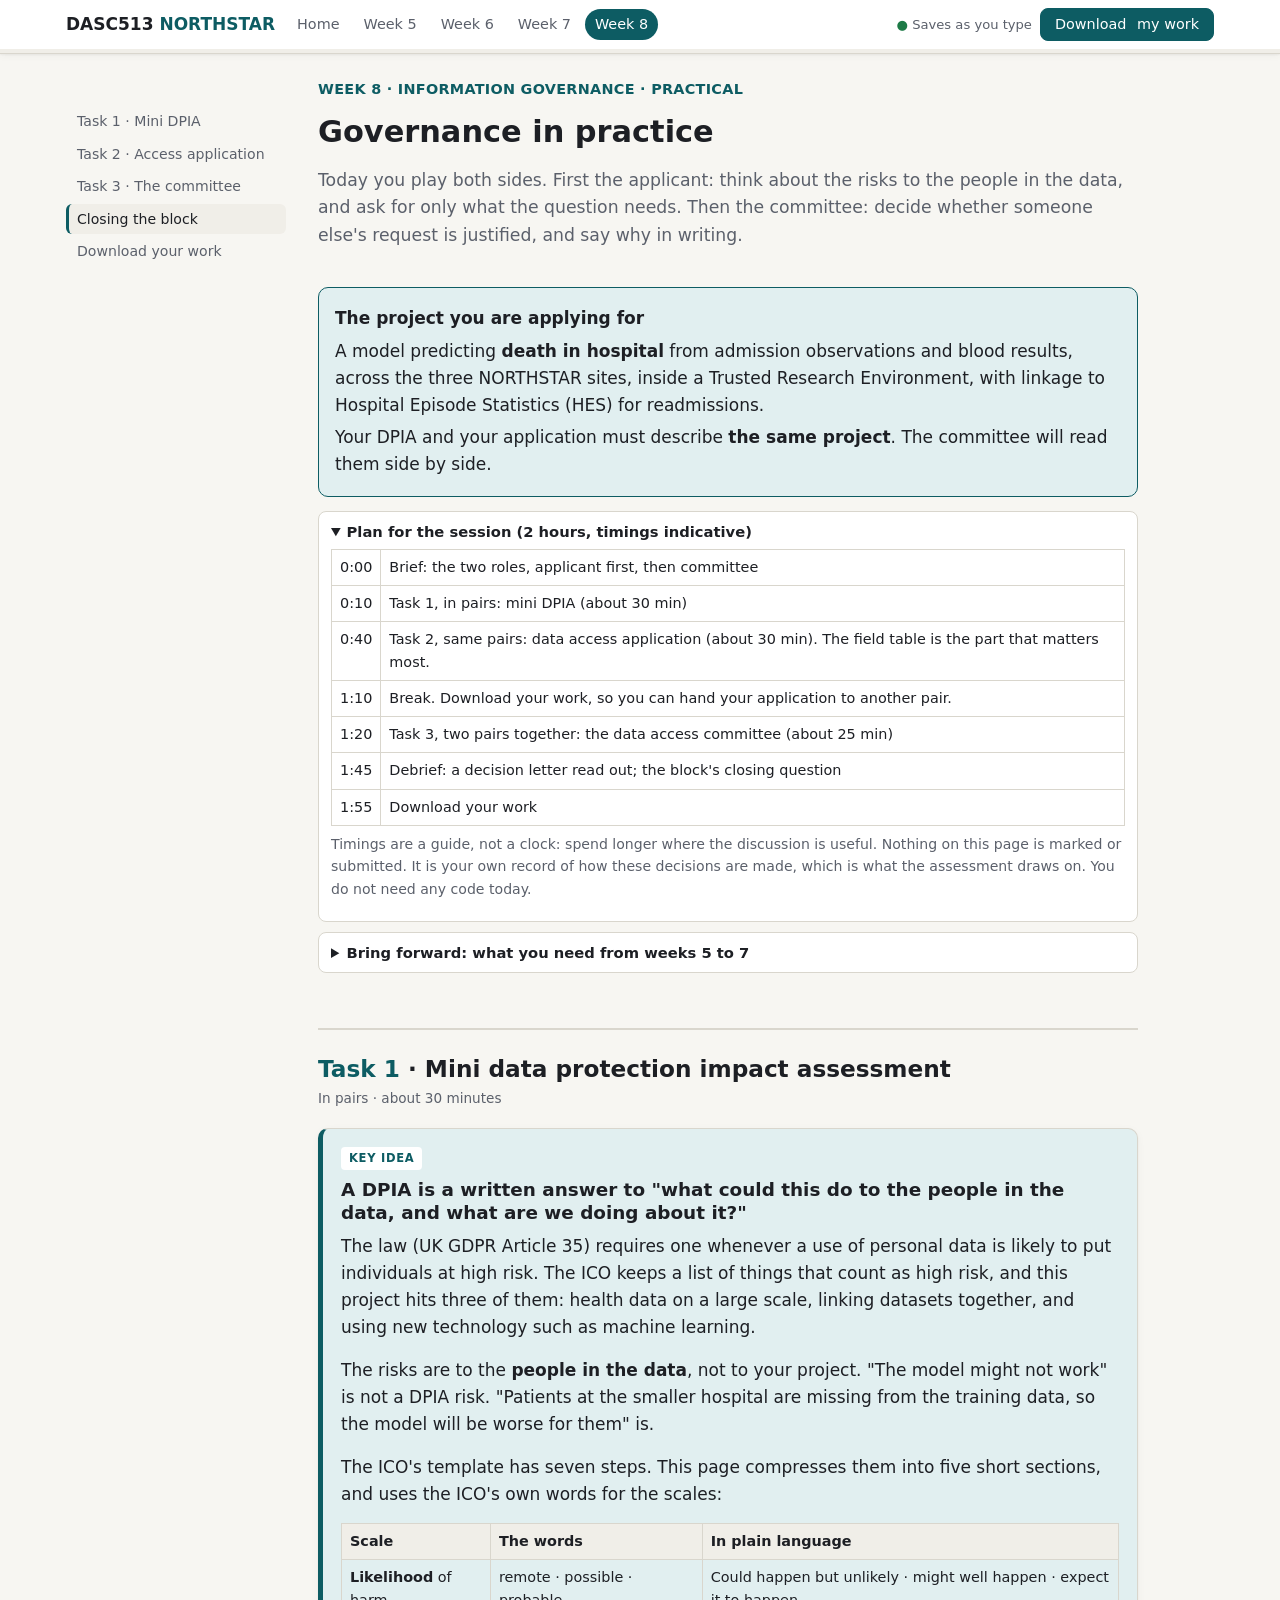
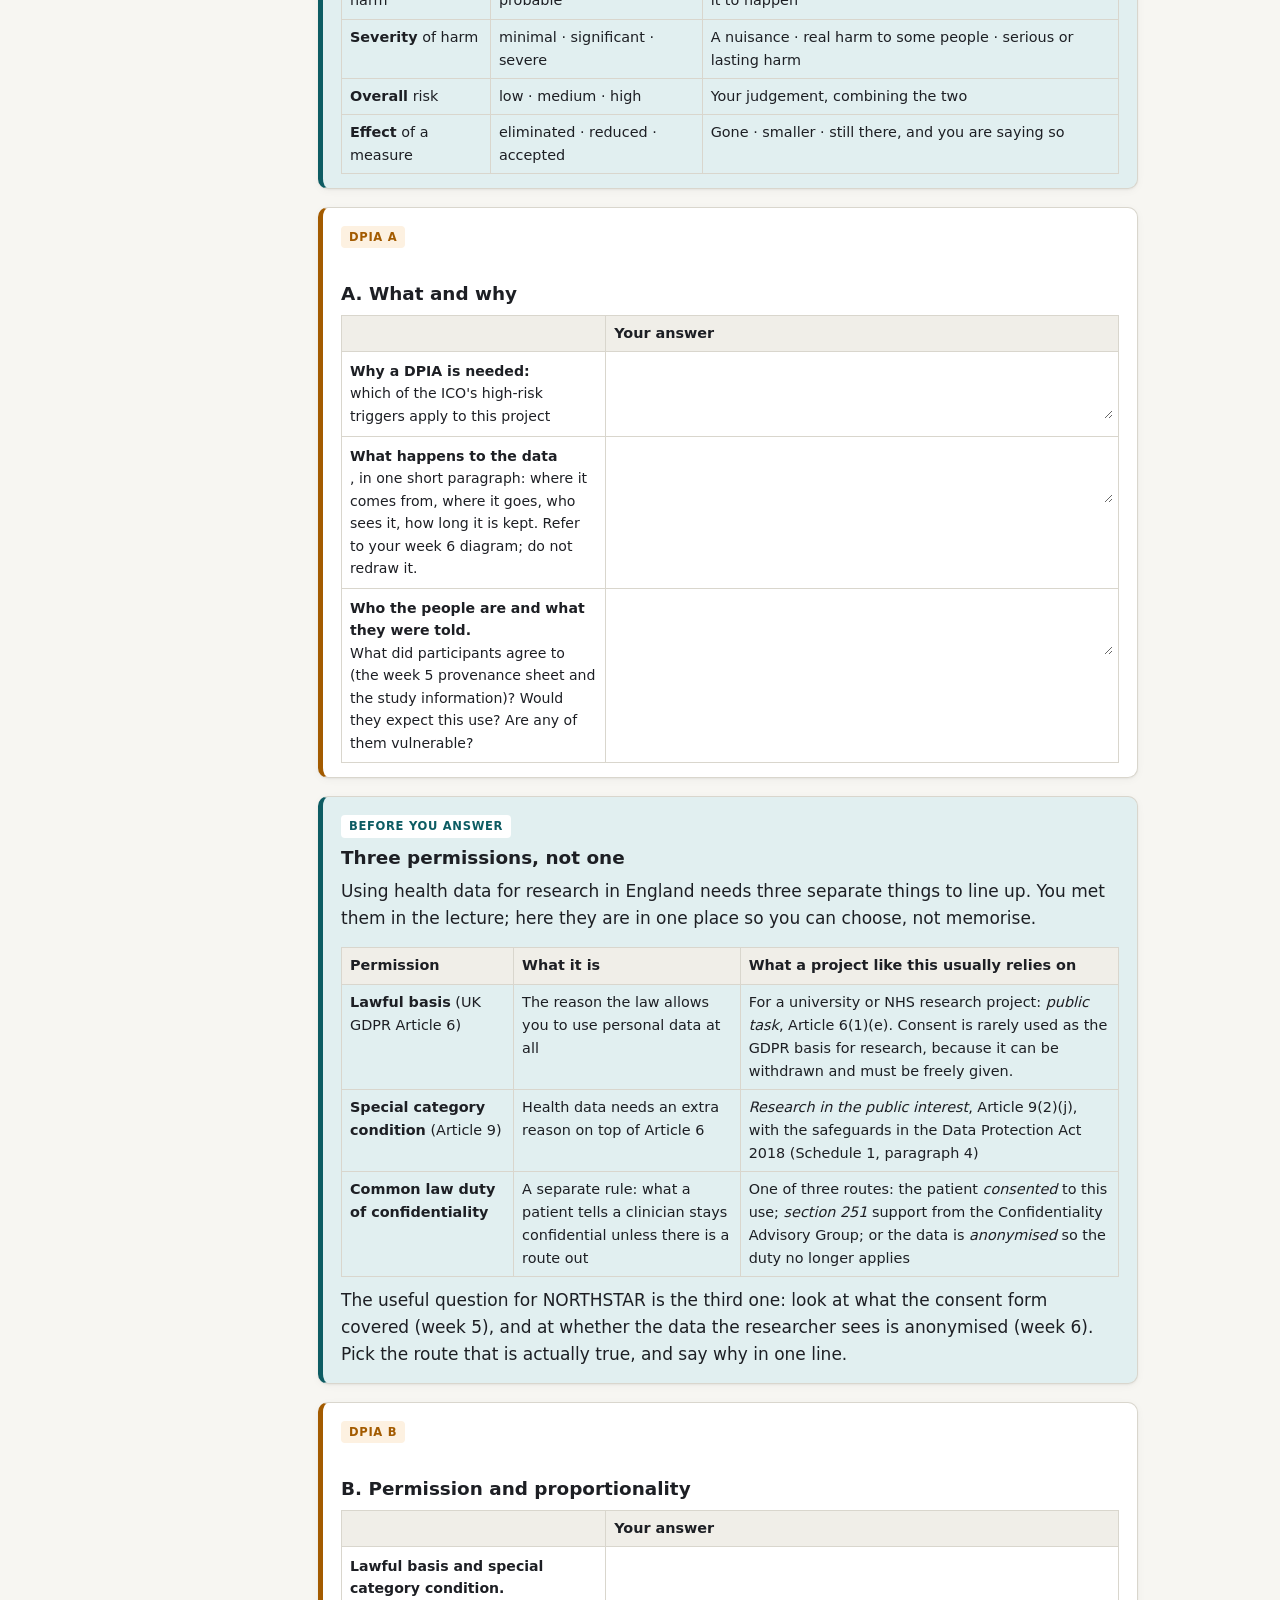
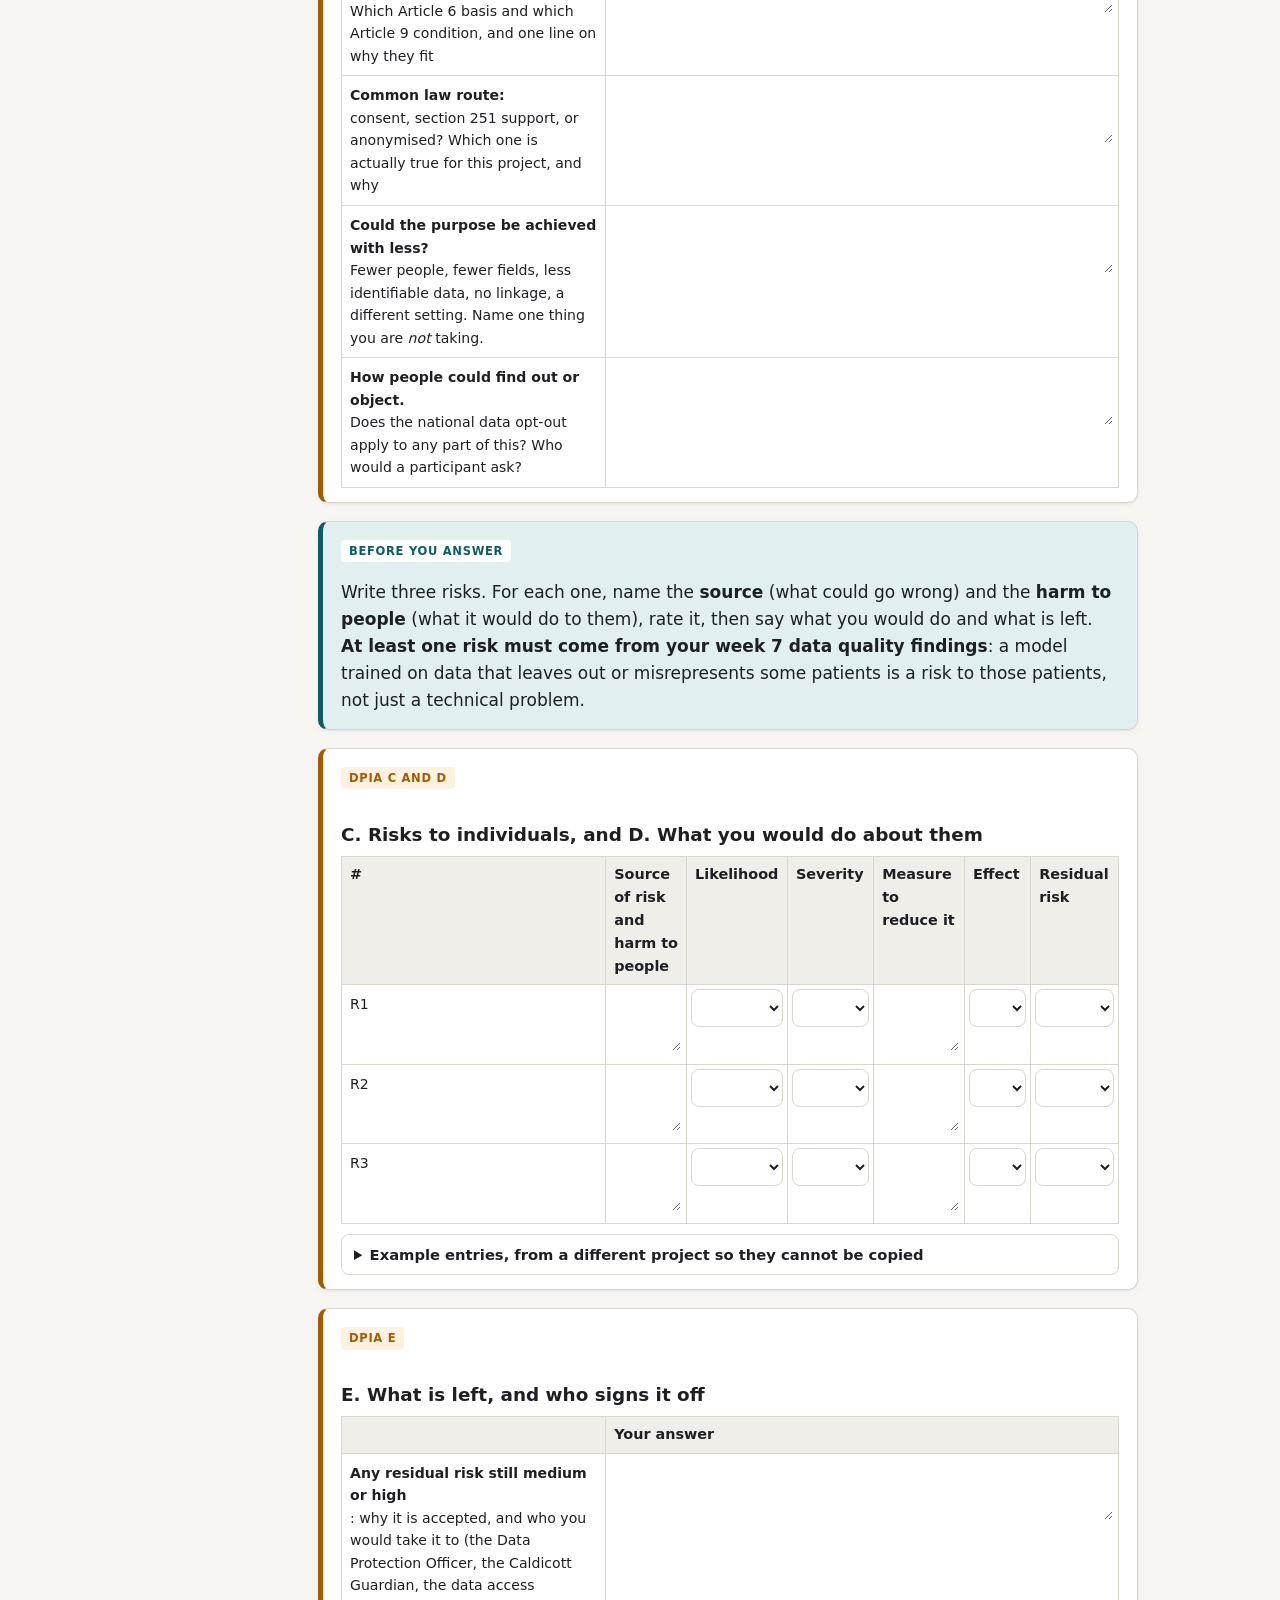
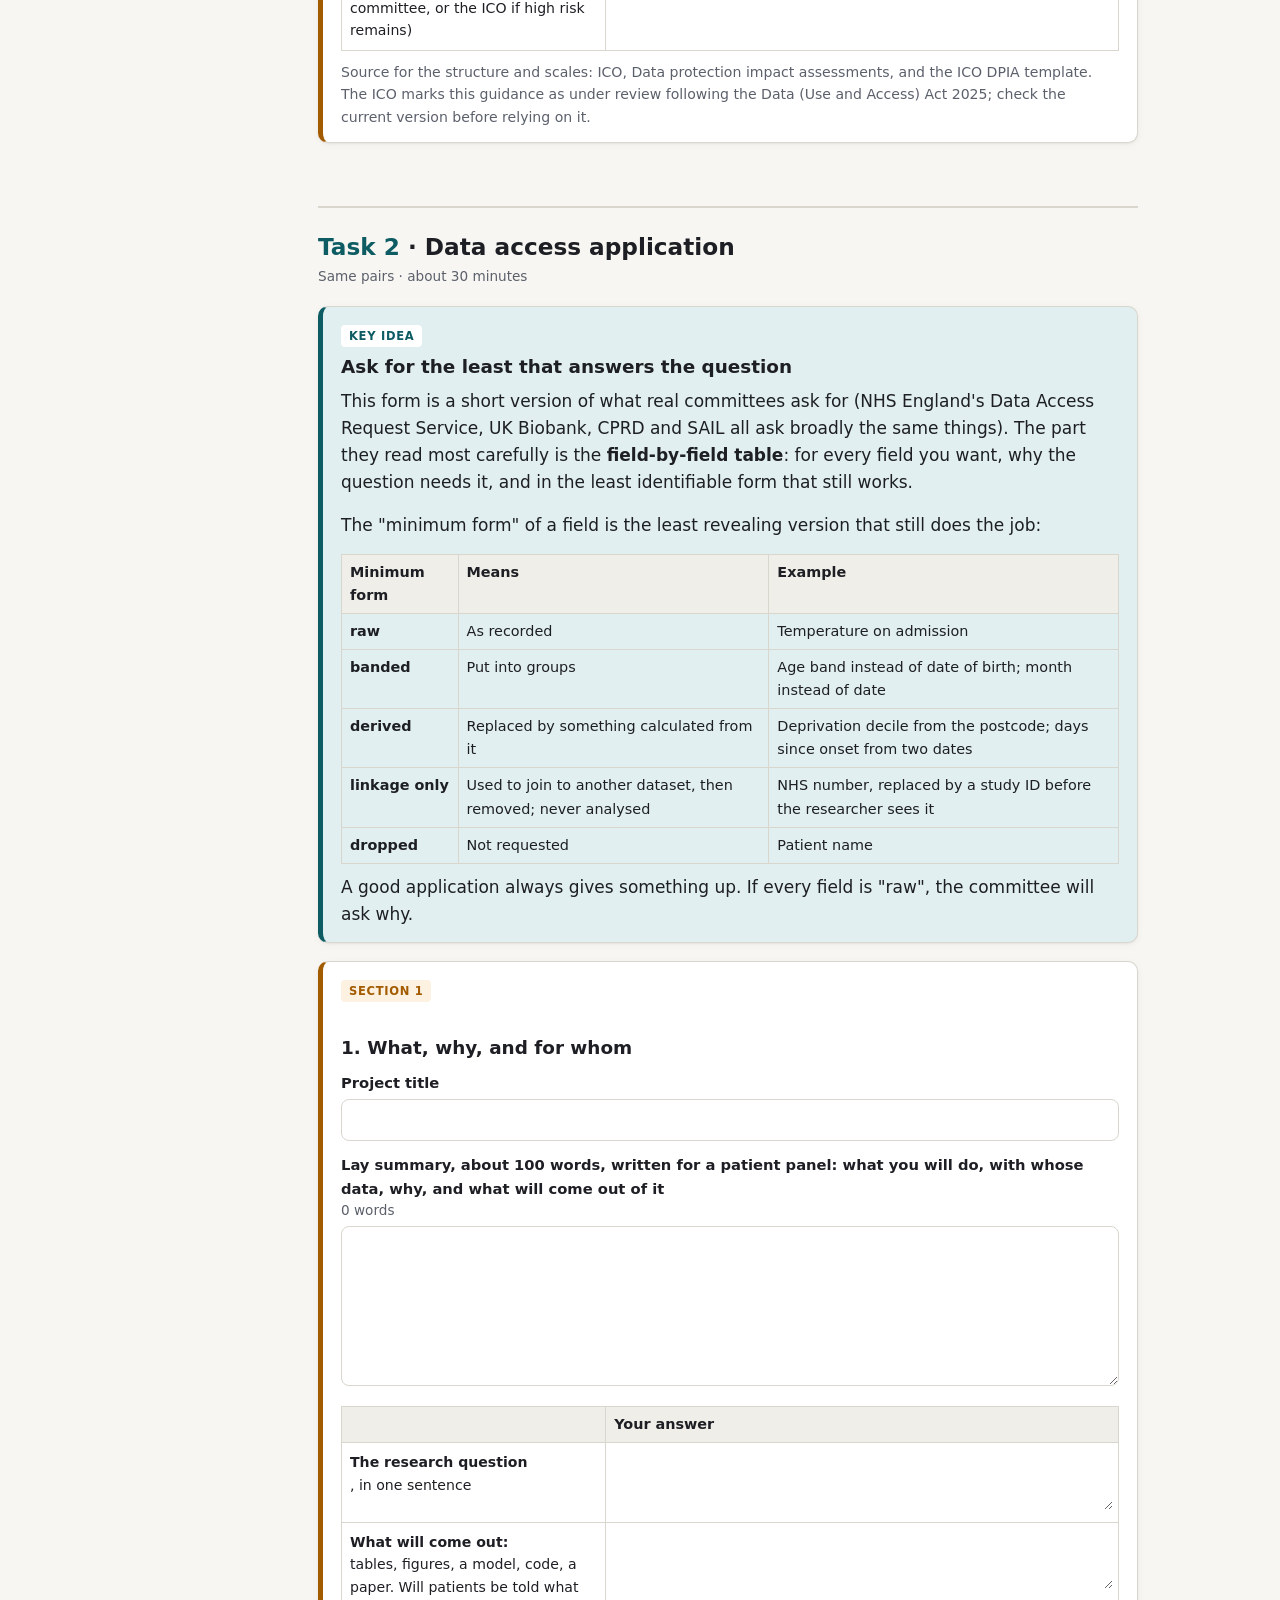
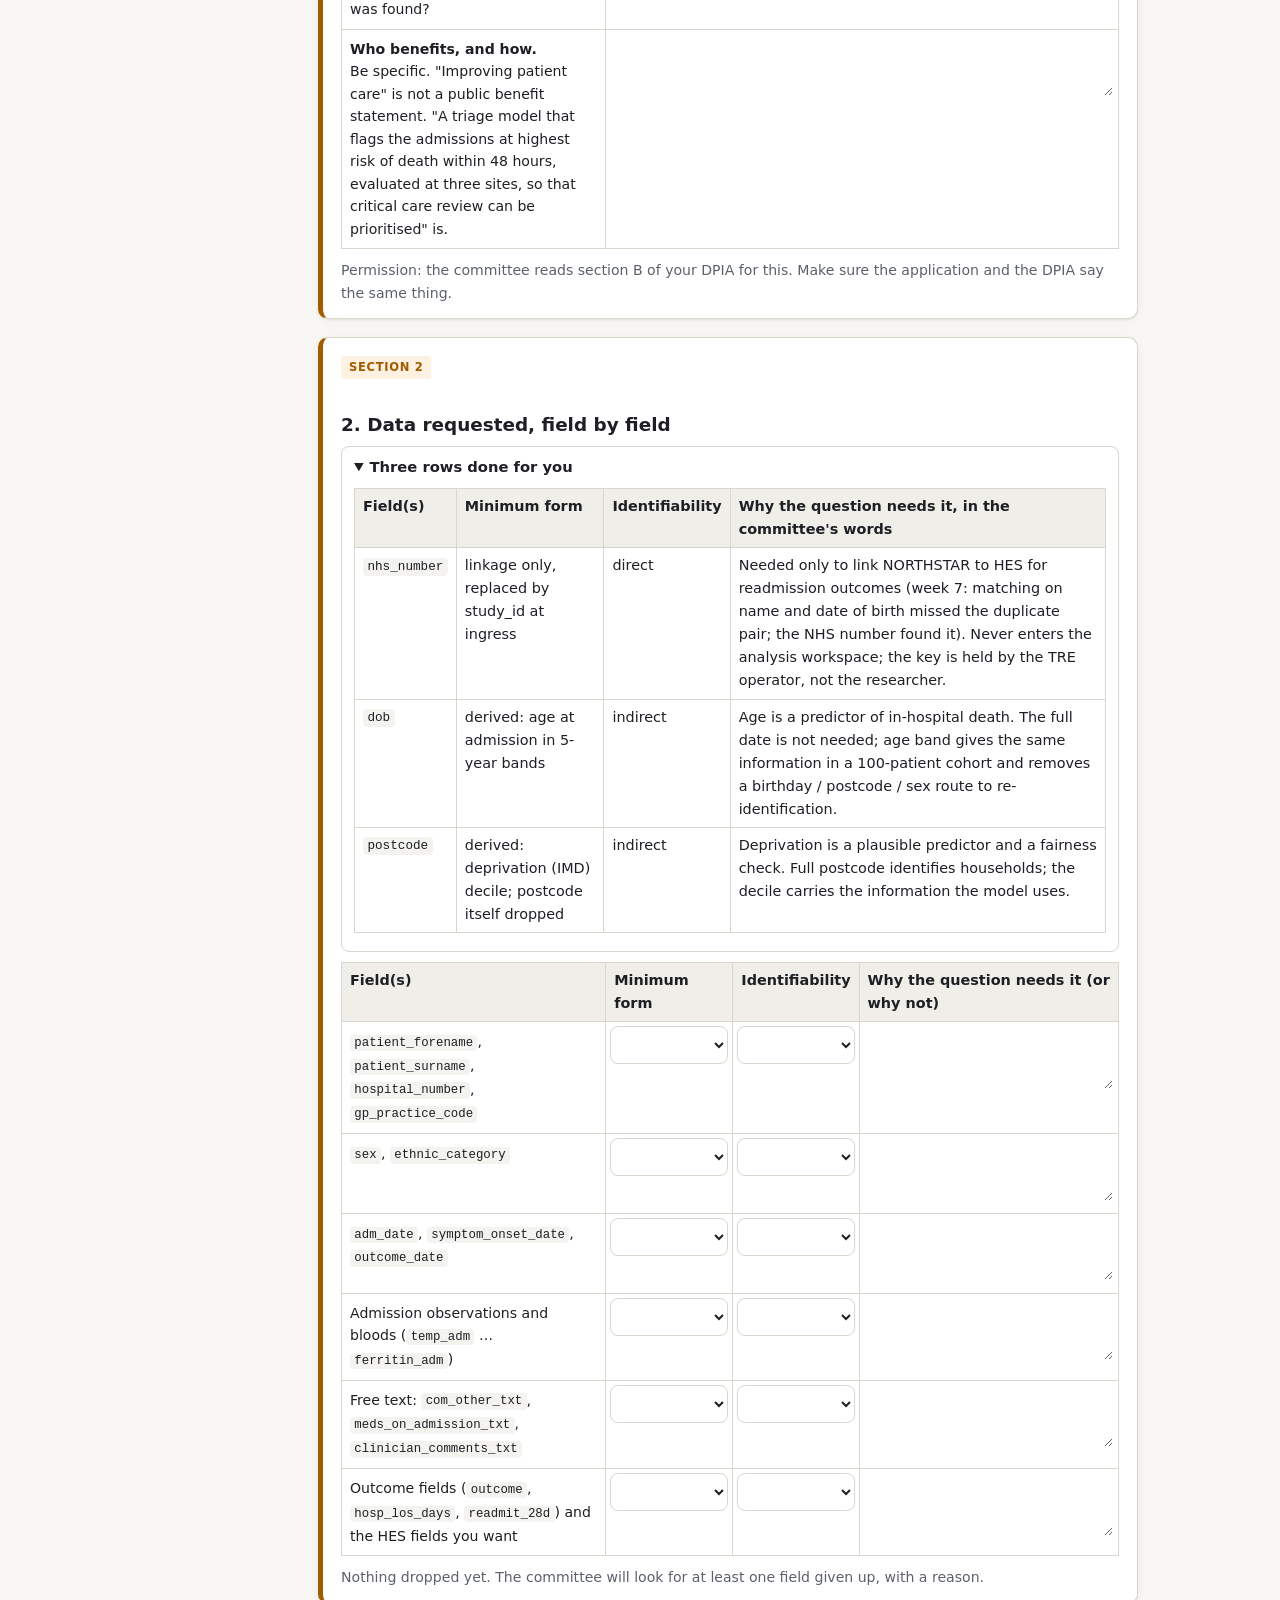
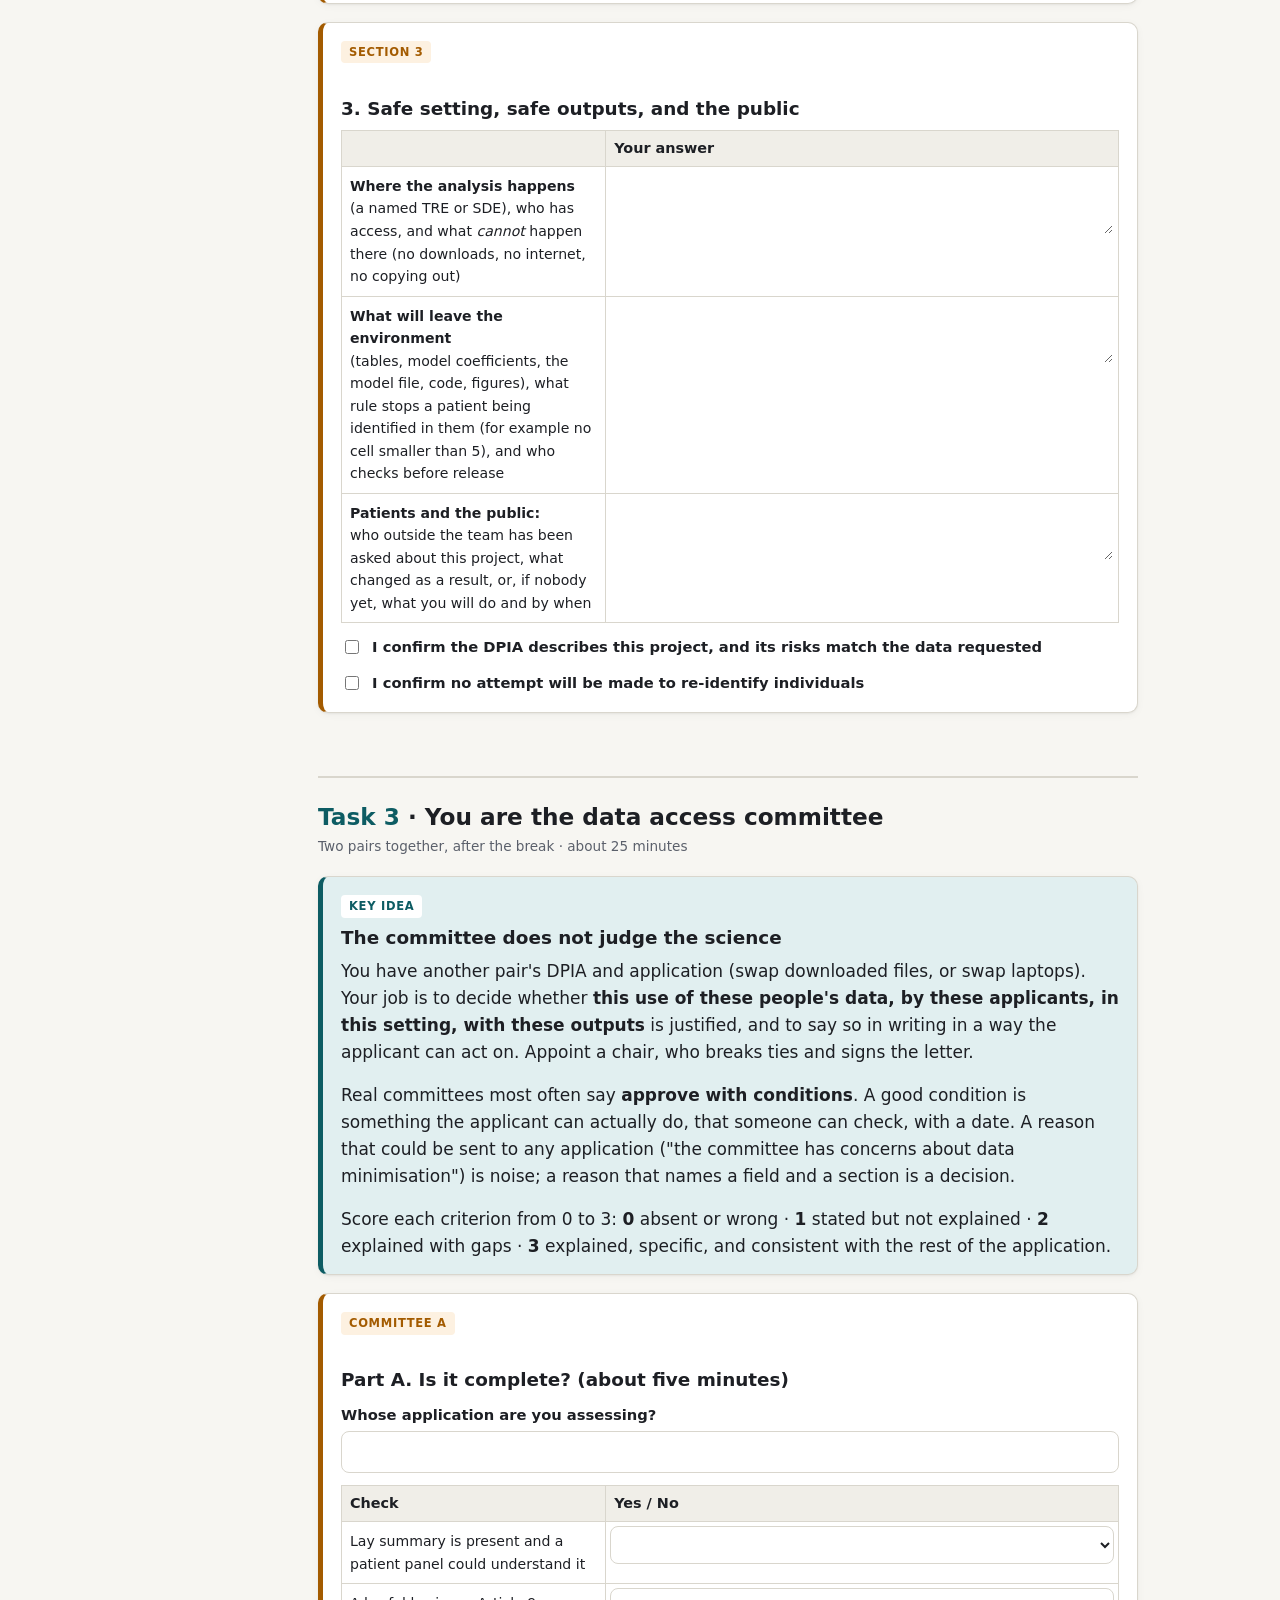
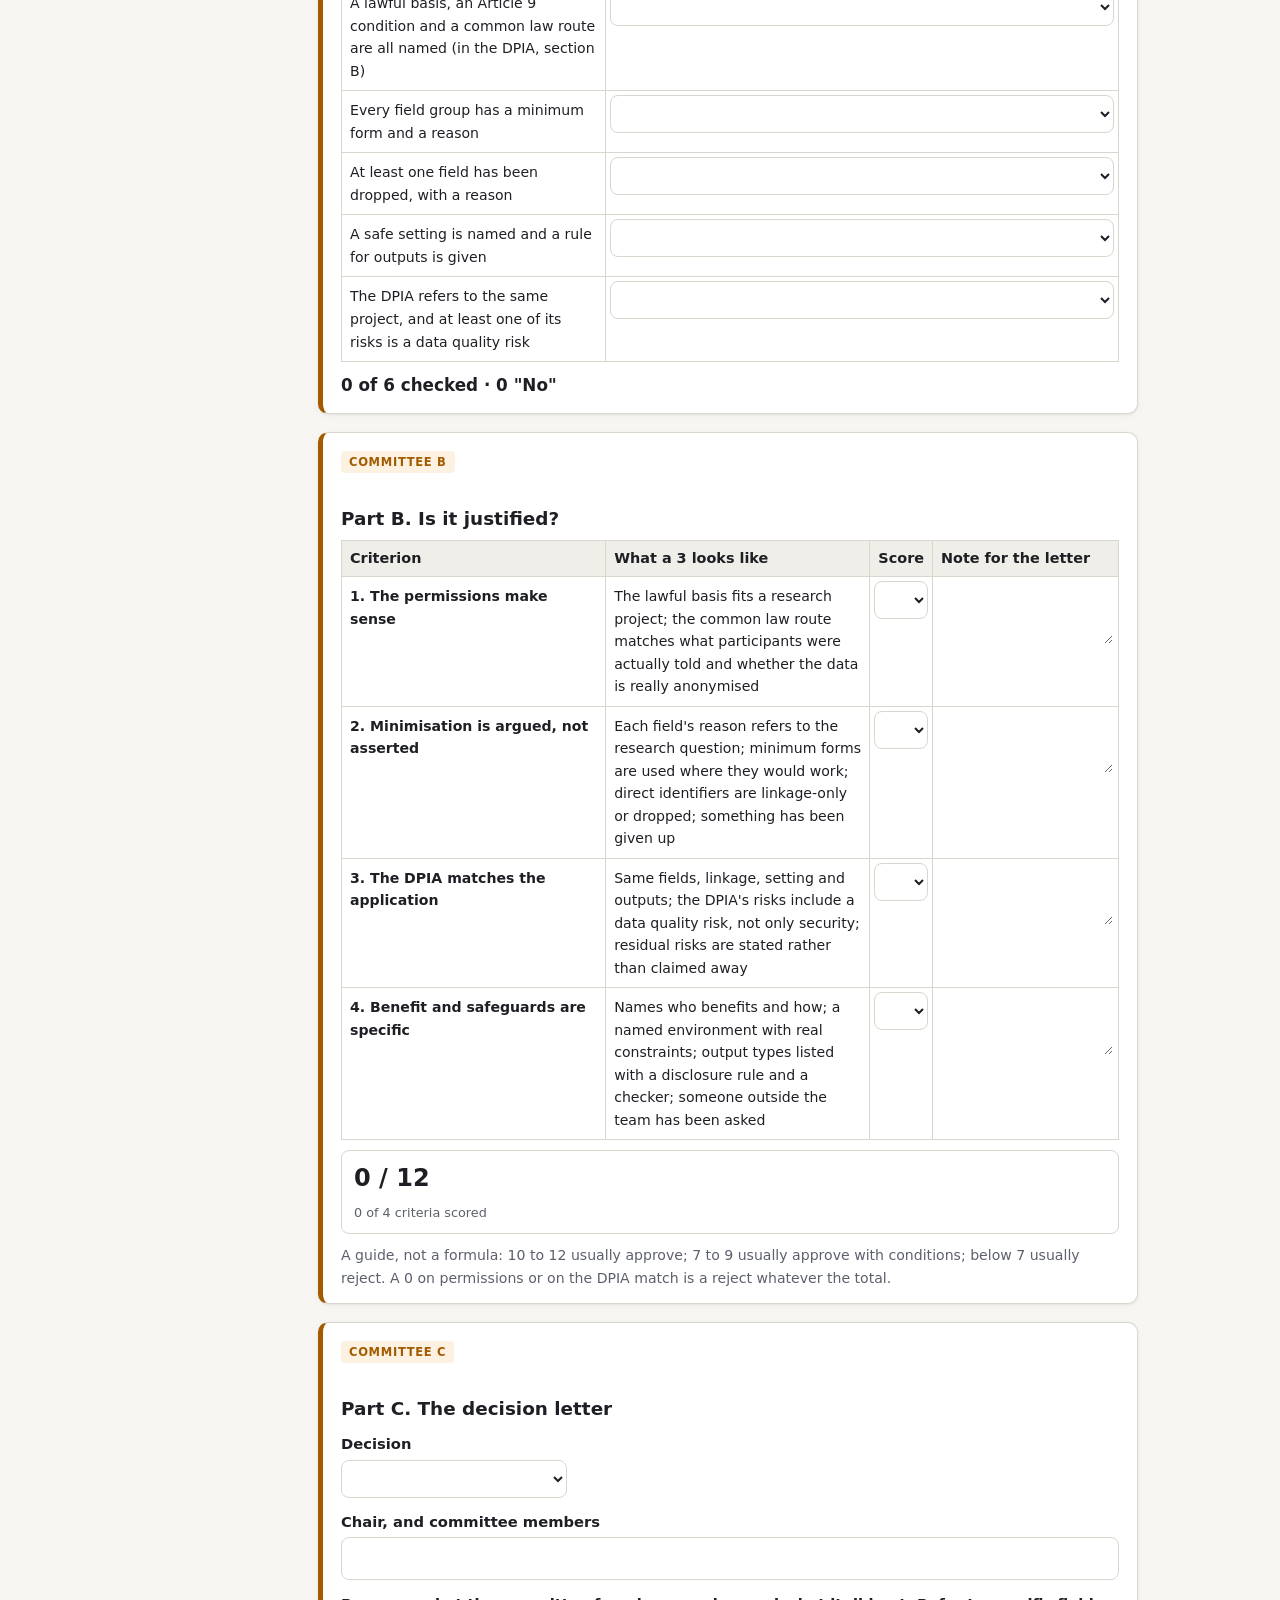
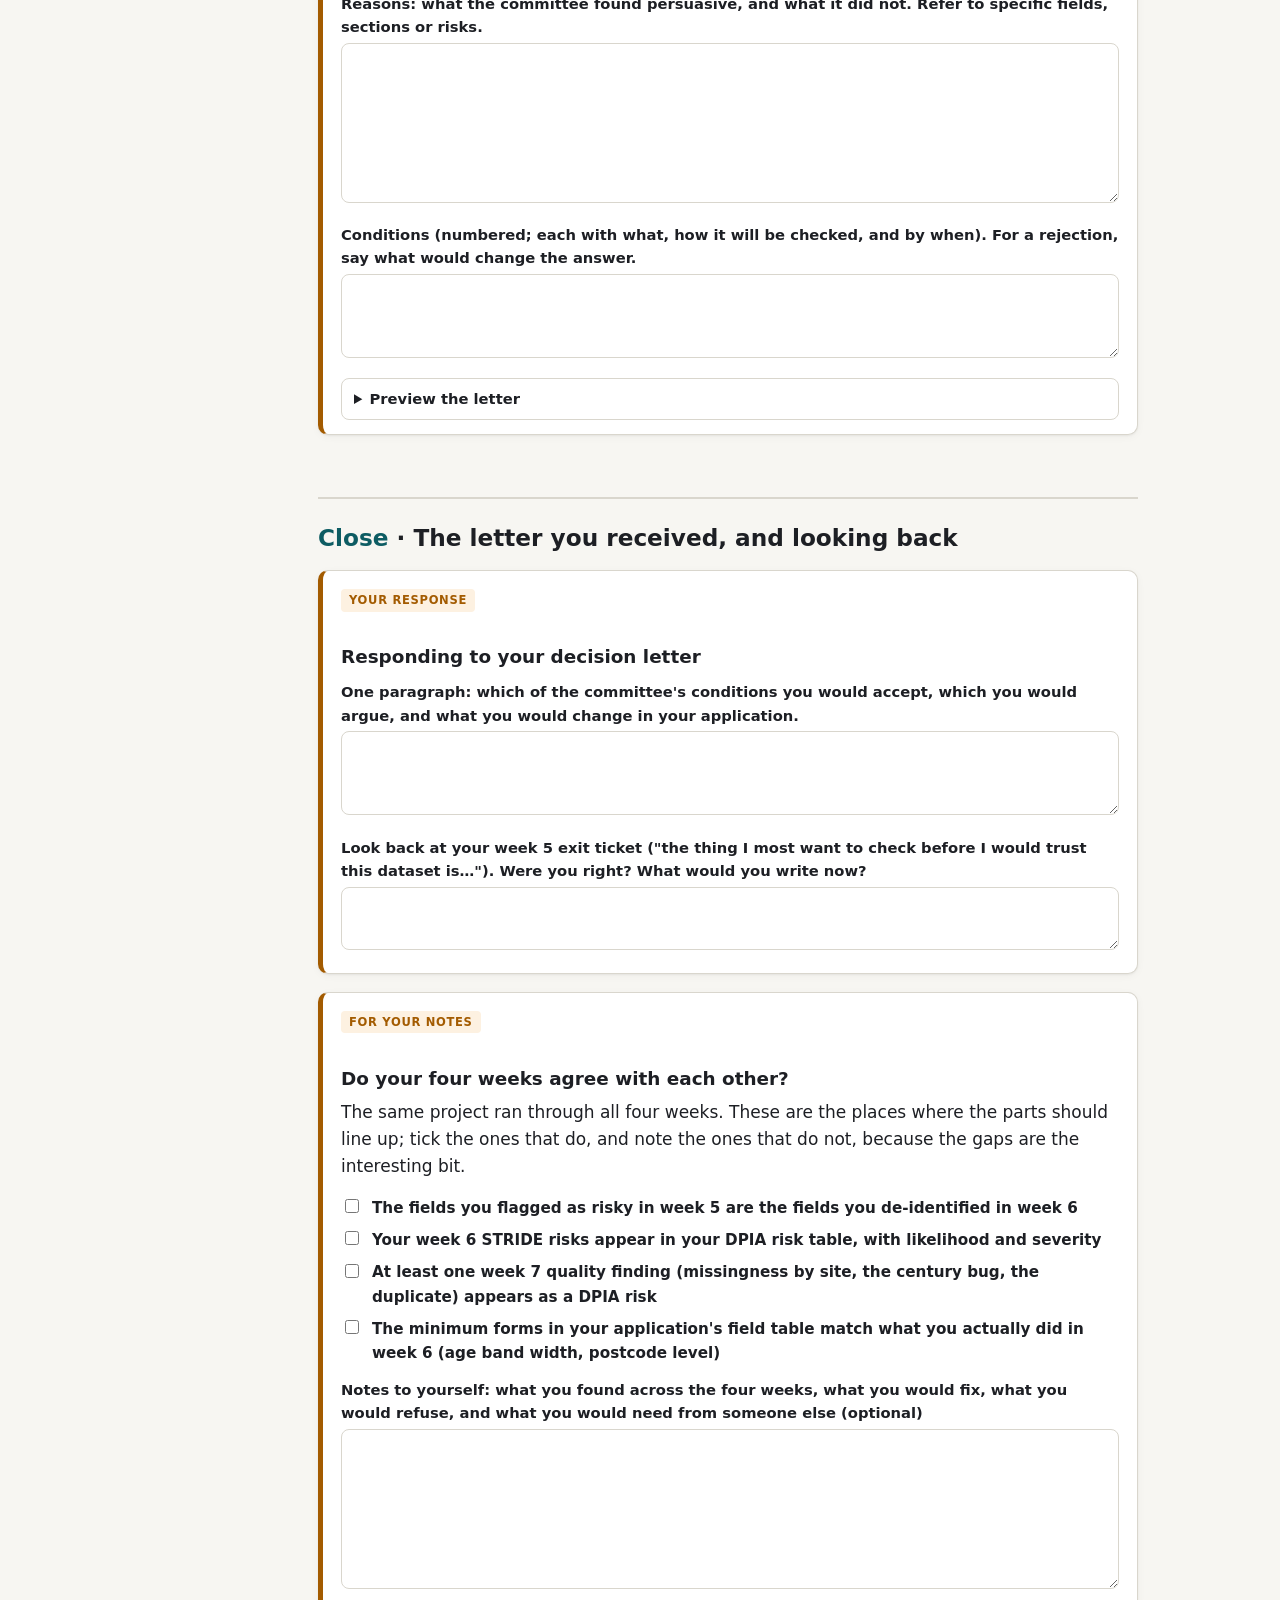
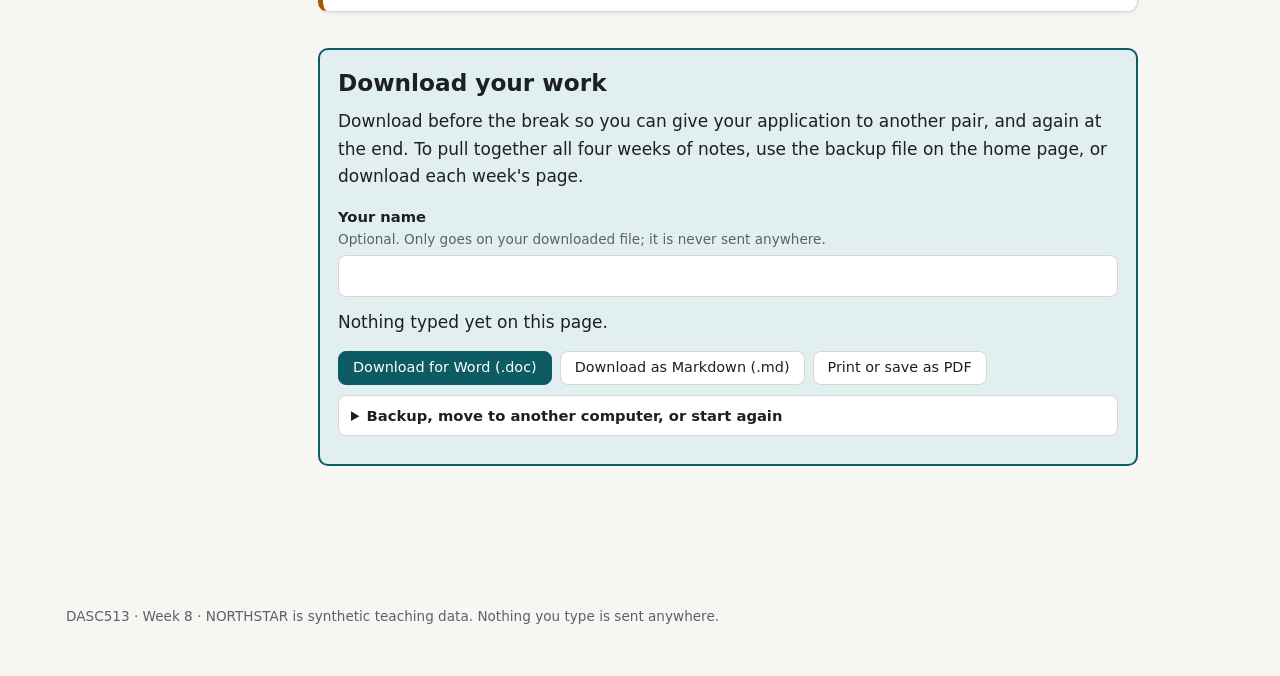
<file: docs/week8.html>
<!doctype html>
<html lang="en-GB">
<head>
<meta charset="utf-8">
<meta name="viewport" content="width=device-width, initial-scale=1">
<title>Week 8 Governance</title>
<meta name="description" content="DASC513 week 8 practical: a mini DPIA, a data access application with field-level justification, and sitting on the committee that decides.">
<link rel="stylesheet" href="assets/style.css">
<link rel="icon" href="data:image/svg+xml,%3Csvg xmlns='http://www.w3.org/2000/svg' viewBox='0 0 32 32'%3E%3Crect width='32' height='32' rx='7' fill='%230d5c63'/%3E%3Cpath d='M16 5l2.6 7.9H27l-6.8 4.9 2.6 8L16 21l-6.8 4.8 2.6-8L5 12.9h8.4z' fill='%23fff'/%3E%3C/svg%3E">
</head>
<body data-week="8">
<div class="layout">
<aside class="toc"></aside>
<main id="main">

<div class="hero">
  <div class="kicker">Week 8 · Information governance · Practical</div>
  <h1>Governance in practice</h1>
  <p class="lede">Today you play both sides. First the applicant: think about the risks to the people in the data, and ask for only what the question needs.
  Then the committee: decide whether someone else's request is justified, and say why in writing.</p>
</div>

<div class="scenario">
  <p><strong>The project you are applying for</strong></p>
  <p>A model predicting <strong>death in hospital</strong> from admission observations and blood results, across the three NORTHSTAR sites,
  inside a Trusted Research Environment, with linkage to Hospital Episode Statistics (HES) for readmissions.</p>
  <p>Your DPIA and your application must describe <strong>the same project</strong>. The committee will read them side by side.</p>
</div>

<details open>
  <summary>Plan for the session (2 hours, timings indicative)</summary>
  <table class="plan">
    <tr><td>0:00</td><td>Brief: the two roles, applicant first, then committee</td></tr>
    <tr><td>0:10</td><td>Task 1, in pairs: mini DPIA (about 30 min)</td></tr>
    <tr><td>0:40</td><td>Task 2, same pairs: data access application (about 30 min). The field table is the part that matters most.</td></tr>
    <tr><td>1:10</td><td>Break. Download your work, so you can hand your application to another pair.</td></tr>
    <tr><td>1:20</td><td>Task 3, two pairs together: the data access committee (about 25 min)</td></tr>
    <tr><td>1:45</td><td>Debrief: a decision letter read out; the block's closing question</td></tr>
    <tr><td>1:55</td><td>Download your work</td></tr>
  </table>
  <p class="hint">Timings are a guide, not a clock: spend longer where the discussion is useful. Nothing on this page is marked or submitted. It is your own record of how these decisions are made, which is what the assessment draws on.
  You do not need any code today.</p>
</details>

<details>
  <summary>Bring forward: what you need from weeks 5 to 7</summary>
  <ul>
    <li><strong>Week 5:</strong> your intended-use statement and provenance gaps (the research question and the unknowns)</li>
    <li><strong>Week 6:</strong> your data flow diagram, STRIDE table, de-identification choices and k-anonymity result</li>
    <li><strong>Week 7:</strong> your quality findings (missingness by site, the century bug, the duplicate) and your verdict</li>
  </ul>
  <p>Open those pages in another tab: your answers are still saved there.</p>
</details>

<!-- ================================================================ -->
<section class="part" id="t1">
<h2 data-short="Task 1 · Mini DPIA"><span class="part-no">Task 1</span> · Mini data protection impact assessment</h2>
<p class="timing">In pairs · about 30 minutes</p>

<div class="cell know">
  <span class="tag">Key idea</span>
  <h3 style="margin-top:0">A DPIA is a written answer to "what could this do to the people in the data, and what are we doing about it?"</h3>
  <p>The law (UK GDPR Article 35) requires one whenever a use of personal data is likely to put individuals at high risk. The ICO keeps a list of things that count as high risk,
  and this project hits three of them: health data on a large scale, linking datasets together, and using new technology such as machine learning.</p>
  <p>The risks are to the <strong>people in the data</strong>, not to your project. "The model might not work" is not a DPIA risk. "Patients at the smaller hospital are missing from the
  training data, so the model will be worse for them" is.</p>
  <p>The ICO's template has seven steps. This page compresses them into five short sections, and uses the ICO's own words for the scales:</p>
  <div class="tablewrap"><table>
    <tr><th>Scale</th><th>The words</th><th>In plain language</th></tr>
    <tr><td><strong>Likelihood</strong> of harm</td><td>remote · possible · probable</td><td>Could happen but unlikely · might well happen · expect it to happen</td></tr>
    <tr><td><strong>Severity</strong> of harm</td><td>minimal · significant · severe</td><td>A nuisance · real harm to some people · serious or lasting harm</td></tr>
    <tr><td><strong>Overall</strong> risk</td><td>low · medium · high</td><td>Your judgement, combining the two</td></tr>
    <tr><td><strong>Effect</strong> of a measure</td><td>eliminated · reduced · accepted</td><td>Gone · smaller · still there, and you are saying so</td></tr>
  </table></div>
</div>

<div class="cell turn">
  <span class="tag">DPIA A</span>
  <h3>A. What and why</h3>
  <div class="tablewrap"><table class="form" data-key="dpia.a" data-head="" data-cols="Your answer">
    <tr data-id="why"><td><strong>Why a DPIA is needed:</strong> which of the ICO's high-risk triggers apply to this project</td></tr>
    <tr data-id="nature"><td><strong>What happens to the data</strong>, in one short paragraph: where it comes from, where it goes, who sees it, how long it is kept. Refer to your week 6 diagram; do not redraw it.</td></tr>
    <tr data-id="context"><td><strong>Who the people are and what they were told.</strong> What did participants agree to (the week 5 provenance sheet and the study information)? Would they expect this use? Are any of them vulnerable?</td></tr>
  </table></div>
</div>

<div class="cell know">
  <span class="tag">Before you answer</span>
  <h3 style="margin-top:0">Three permissions, not one</h3>
  <p>Using health data for research in England needs three separate things to line up. You met them in the lecture; here they are in one place so you can choose, not memorise.</p>
  <div class="tablewrap"><table>
    <tr><th>Permission</th><th>What it is</th><th>What a project like this usually relies on</th></tr>
    <tr><td><strong>Lawful basis</strong> (UK GDPR Article 6)</td><td>The reason the law allows you to use personal data at all</td><td>For a university or NHS research project: <em>public task</em>, Article 6(1)(e). Consent is rarely used as the GDPR basis for research, because it can be withdrawn and must be freely given.</td></tr>
    <tr><td><strong>Special category condition</strong> (Article 9)</td><td>Health data needs an extra reason on top of Article 6</td><td><em>Research in the public interest</em>, Article 9(2)(j), with the safeguards in the Data Protection Act 2018 (Schedule 1, paragraph 4)</td></tr>
    <tr><td><strong>Common law duty of confidentiality</strong></td><td>A separate rule: what a patient tells a clinician stays confidential unless there is a route out</td><td>One of three routes: the patient <em>consented</em> to this use; <em>section 251</em> support from the Confidentiality Advisory Group; or the data is <em>anonymised</em> so the duty no longer applies</td></tr>
  </table></div>
  <p>The useful question for NORTHSTAR is the third one: look at what the consent form covered (week 5), and at whether the data the researcher sees is anonymised (week 6). Pick the route that is actually true, and say why in one line.</p>
</div>

<div class="cell turn">
  <span class="tag">DPIA B</span>
  <h3>B. Permission and proportionality</h3>
  <div class="tablewrap"><table class="form" data-key="dpia.b" data-head="" data-cols="Your answer">
    <tr data-id="lawful"><td><strong>Lawful basis and special category condition.</strong> Which Article 6 basis and which Article 9 condition, and one line on why they fit</td></tr>
    <tr data-id="commonlaw"><td><strong>Common law route:</strong> consent, section 251 support, or anonymised? Which one is actually true for this project, and why</td></tr>
    <tr data-id="another"><td><strong>Could the purpose be achieved with less?</strong> Fewer people, fewer fields, less identifiable data, no linkage, a different setting. Name one thing you are <em>not</em> taking.</td></tr>
    <tr data-id="rights"><td><strong>How people could find out or object.</strong> Does the national data opt-out apply to any part of this? Who would a participant ask?</td></tr>
  </table></div>
</div>

<div class="cell know">
  <span class="tag">Before you answer</span>
  <p>Write three risks. For each one, name the <strong>source</strong> (what could go wrong) and the <strong>harm to people</strong> (what it would do to them), rate it, then say what you would do and what is left.
  <strong>At least one risk must come from your week 7 data quality findings</strong>: a model trained on data that leaves out or misrepresents some patients is a risk to those patients, not just a technical problem.</p>
</div>

<div class="cell turn">
  <span class="tag">DPIA C and D</span>
  <h3>C. Risks to individuals, and D. What you would do about them</h3>
  <div class="tablewrap"><table class="form" data-key="dpia.r" data-caption="DPIA risks and measures" data-head="#" data-cols="Source of risk and harm to people|Likelihood:remote,possible,probable|Severity:minimal,significant,severe|Measure to reduce it|Effect:eliminated,reduced,accepted|Residual risk:low,medium,high">
    <tr data-id="R1"><td>R1</td></tr><tr data-id="R2"><td>R2</td></tr><tr data-id="R3"><td>R3</td></tr>
  </table></div>
  <details>
    <summary>Example entries, from a different project so they cannot be copied</summary>
    <p><em>Project: using a GP practice's asthma register to predict exacerbations in the next 12 months, analysed inside the practice's own system.</em></p>
    <table>
      <tr><th>A · Why needed</th><td>Health data for about 1,900 patients; a predictive model is a new use of data collected for care; profiling that could affect who is offered a review. Three ICO triggers.</td></tr>
      <tr><th>B · Permission</th><td>Article 6(1)(e) public task; Article 9(2)(h) health care, with the safeguard in DPA 2018 Schedule 1 paragraph 2. Common law: this is direct care by the care team, so implied consent covers it.</td></tr>
      <tr><th>B · With less?</th><td>Yes, partly. The model does not need free-text consultation notes; coded prescriptions and attendances are enough. Free text is excluded.</td></tr>
      <tr><th>R1</th><td>Patients coded late or not at all are invisible to the model and will not be prioritised for review. Likelihood <strong>probable</strong>, severity <strong>significant</strong>. Measure: a completeness check that flags patients on two or more inhaler prescriptions with no asthma code for manual review. Effect <strong>reduced</strong>; residual <strong>medium</strong>. <em>(A data quality risk, not a security one.)</em></td></tr>
      <tr><th>E · Escalate</th><td>Residual medium risk on R1 accepted by the practice's Caldicott Guardian, on condition the completeness check runs before each model refresh.</td></tr>
    </table>
  </details>
</div>

<div class="cell turn">
  <span class="tag">DPIA E</span>
  <h3>E. What is left, and who signs it off</h3>
  <div class="tablewrap"><table class="form" data-key="dpia.e" data-head="" data-cols="Your answer">
    <tr data-id="escalate"><td><strong>Any residual risk still medium or high</strong>: why it is accepted, and who you would take it to (the Data Protection Officer, the Caldicott Guardian, the data access committee, or the ICO if high risk remains)</td></tr>
  </table></div>
  <p class="hint">Source for the structure and scales: ICO, Data protection impact assessments, and the ICO DPIA template. The ICO marks this guidance as under review following the
  Data (Use and Access) Act 2025; check the current version before relying on it.</p>
</div>
</section>

<!-- ================================================================ -->
<section class="part" id="t2">
<h2 data-short="Task 2 · Access application"><span class="part-no">Task 2</span> · Data access application</h2>
<p class="timing">Same pairs · about 30 minutes</p>

<div class="cell know">
  <span class="tag">Key idea</span>
  <h3 style="margin-top:0">Ask for the least that answers the question</h3>
  <p>This form is a short version of what real committees ask for (NHS England's Data Access Request Service, UK Biobank, CPRD and SAIL all ask broadly the same things).
  The part they read most carefully is the <strong>field-by-field table</strong>: for every field you want, why the question needs it, and in the least identifiable form that still works.</p>
  <p>The "minimum form" of a field is the least revealing version that still does the job:</p>
  <div class="tablewrap"><table>
    <tr><th>Minimum form</th><th>Means</th><th>Example</th></tr>
    <tr><td><strong>raw</strong></td><td>As recorded</td><td>Temperature on admission</td></tr>
    <tr><td><strong>banded</strong></td><td>Put into groups</td><td>Age band instead of date of birth; month instead of date</td></tr>
    <tr><td><strong>derived</strong></td><td>Replaced by something calculated from it</td><td>Deprivation decile from the postcode; days since onset from two dates</td></tr>
    <tr><td><strong>linkage only</strong></td><td>Used to join to another dataset, then removed; never analysed</td><td>NHS number, replaced by a study ID before the researcher sees it</td></tr>
    <tr><td><strong>dropped</strong></td><td>Not requested</td><td>Patient name</td></tr>
  </table></div>
  <p>A good application always gives something up. If every field is "raw", the committee will ask why.</p>
</div>

<div class="cell turn">
  <span class="tag">Section 1</span>
  <h3>1. What, why, and for whom</h3>
  <div class="field"><label for="w8-title">Project title</label><input type="text" id="w8-title" data-save="app.2.title"></div>
  <div class="field"><label for="w8-lay">Lay summary, about <strong>100 words</strong>, written for a patient panel: what you will do, with whose data, why, and what will come out of it
    <span class="hint" id="w8-lay-count"></span></label>
    <textarea id="w8-lay" class="long" data-save="app.2.lay"></textarea></div>
  <div class="tablewrap"><table class="form" data-key="app.1" data-head="" data-cols="Your answer">
    <tr data-id="question"><td><strong>The research question</strong>, in one sentence</td></tr>
    <tr data-id="outputs"><td><strong>What will come out:</strong> tables, figures, a model, code, a paper. Will patients be told what was found?</td></tr>
    <tr data-id="benefit"><td><strong>Who benefits, and how.</strong> Be specific. "Improving patient care" is not a public benefit statement. "A triage model that flags the admissions at highest risk of death within 48 hours, evaluated at three sites, so that critical care review can be prioritised" is.</td></tr>
  </table></div>
  <p class="hint">Permission: the committee reads section B of your DPIA for this. Make sure the application and the DPIA say the same thing.</p>
</div>

<div class="cell turn">
  <span class="tag">Section 2</span>
  <h3>2. Data requested, field by field</h3>
  <details open>
    <summary>Three rows done for you</summary>
    <div class="tablewrap"><table>
      <tr><th>Field(s)</th><th>Minimum form</th><th>Identifiability</th><th>Why the question needs it, in the committee's words</th></tr>
      <tr><td><code>nhs_number</code></td><td>linkage only, replaced by study_id at ingress</td><td>direct</td>
        <td>Needed only to link NORTHSTAR to HES for readmission outcomes (week 7: matching on name and date of birth missed the duplicate pair; the NHS number found it). Never enters the analysis workspace; the key is held by the TRE operator, not the researcher.</td></tr>
      <tr><td><code>dob</code></td><td>derived: age at admission in 5-year bands</td><td>indirect</td>
        <td>Age is a predictor of in-hospital death. The full date is not needed; age band gives the same information in a 100-patient cohort and removes a birthday / postcode / sex route to re-identification.</td></tr>
      <tr><td><code>postcode</code></td><td>derived: deprivation (IMD) decile; postcode itself dropped</td><td>indirect</td>
        <td>Deprivation is a plausible predictor and a fairness check. Full postcode identifies households; the decile carries the information the model uses.</td></tr>
    </table></div>
  </details>
  <div class="tablewrap"><table class="form" data-key="app.6b" data-caption="Field-level justification" data-head="Field(s)" data-cols="Minimum form:raw,banded,derived,linkage only,dropped|Identifiability:direct,indirect,none|Why the question needs it (or why not)">
    <tr data-id="names"><td><code>patient_forename</code>, <code>patient_surname</code>, <code>hospital_number</code>, <code>gp_practice_code</code></td></tr>
    <tr data-id="demog"><td><code>sex</code>, <code>ethnic_category</code></td></tr>
    <tr data-id="dates"><td><code>adm_date</code>, <code>symptom_onset_date</code>, <code>outcome_date</code></td></tr>
    <tr data-id="clinical"><td>Admission observations and bloods (<code>temp_adm</code> … <code>ferritin_adm</code>)</td></tr>
    <tr data-id="freetext"><td>Free text: <code>com_other_txt</code>, <code>meds_on_admission_txt</code>, <code>clinician_comments_txt</code></td></tr>
    <tr data-id="outcome"><td>Outcome fields (<code>outcome</code>, <code>hosp_los_days</code>, <code>readmit_28d</code>) and the HES fields you want</td></tr>
  </table></div>
  <p class="hint" id="w8-dropped"></p>
</div>

<div class="cell turn">
  <span class="tag">Section 3</span>
  <h3>3. Safe setting, safe outputs, and the public</h3>
  <div class="tablewrap"><table class="form" data-key="app.7" data-head="" data-cols="Your answer">
    <tr data-id="where"><td><strong>Where the analysis happens</strong> (a named TRE or SDE), who has access, and what <em>cannot</em> happen there (no downloads, no internet, no copying out)</td></tr>
    <tr data-id="leave"><td><strong>What will leave the environment</strong> (tables, model coefficients, the model file, code, figures), what rule stops a patient being identified in them (for example no cell smaller than 5), and who checks before release</td></tr>
    <tr data-id="ppie"><td><strong>Patients and the public:</strong> who outside the team has been asked about this project, what changed as a result, or, if nobody yet, what you will do and by when</td></tr>
  </table></div>
  <div class="field"><label><input type="checkbox" data-save="app.10.dpia" data-label="Declaration: the DPIA describes this project and its risks match the data requested"> I confirm the DPIA describes this project, and its risks match the data requested</label></div>
  <div class="field"><label><input type="checkbox" data-save="app.10.reid" data-label="Declaration: no attempt will be made to re-identify individuals"> I confirm no attempt will be made to re-identify individuals</label></div>
</div>
</section>

<!-- ================================================================ -->
<section class="part" id="t3">
<h2 data-short="Task 3 · The committee"><span class="part-no">Task 3</span> · You are the data access committee</h2>
<p class="timing">Two pairs together, after the break · about 25 minutes</p>

<div class="cell know">
  <span class="tag">Key idea</span>
  <h3 style="margin-top:0">The committee does not judge the science</h3>
  <p>You have another pair's DPIA and application (swap downloaded files, or swap laptops). Your job is to decide whether <strong>this use of these people's data, by these applicants,
  in this setting, with these outputs</strong> is justified, and to say so in writing in a way the applicant can act on. Appoint a chair, who breaks ties and signs the letter.</p>
  <p>Real committees most often say <strong>approve with conditions</strong>. A good condition is something the applicant can actually do, that someone can check, with a date.
  A reason that could be sent to any application ("the committee has concerns about data minimisation") is noise; a reason that names a field and a section is a decision.</p>
  <p>Score each criterion from 0 to 3: <strong>0</strong> absent or wrong · <strong>1</strong> stated but not explained · <strong>2</strong> explained with gaps · <strong>3</strong> explained, specific, and consistent with the rest of the application.</p>
</div>

<div class="cell turn">
  <span class="tag">Committee A</span>
  <h3>Part A. Is it complete? (about five minutes)</h3>
  <div class="field"><label for="w8-whose">Whose application are you assessing?</label><input type="text" id="w8-whose" data-save="dac.whose"></div>
  <div class="tablewrap"><table class="form" id="dac-a" data-key="dac.a" data-head="Check" data-cols="Yes / No:Yes,No">
    <tr data-id="lay"><td>Lay summary is present and a patient panel could understand it</td></tr>
    <tr data-id="permission"><td>A lawful basis, an Article 9 condition and a common law route are all named (in the DPIA, section B)</td></tr>
    <tr data-id="fields"><td>Every field group has a minimum form and a reason</td></tr>
    <tr data-id="dropped"><td>At least one field has been dropped, with a reason</td></tr>
    <tr data-id="setting"><td>A safe setting is named and a rule for outputs is given</td></tr>
    <tr data-id="dpia"><td>The DPIA refers to the same project, and at least one of its risks is a data quality risk</td></tr>
  </table></div>
  <p class="score-total" id="dac-a-total"></p>
</div>

<div class="cell turn">
  <span class="tag">Committee B</span>
  <h3>Part B. Is it justified?</h3>
  <div class="tablewrap"><table class="form" id="dac-b" data-key="dac.b" data-caption="Committee assessment" data-head="Criterion|What a 3 looks like" data-cols="Score:0,1,2,3|Note for the letter">
    <tr data-id="lawful"><td><strong>1. The permissions make sense</strong></td><td>The lawful basis fits a research project; the common law route matches what participants were actually told and whether the data is really anonymised</td></tr>
    <tr data-id="minimise"><td><strong>2. Minimisation is argued, not asserted</strong></td><td>Each field's reason refers to the research question; minimum forms are used where they would work; direct identifiers are linkage-only or dropped; something has been given up</td></tr>
    <tr data-id="match"><td><strong>3. The DPIA matches the application</strong></td><td>Same fields, linkage, setting and outputs; the DPIA's risks include a data quality risk, not only security; residual risks are stated rather than claimed away</td></tr>
    <tr data-id="benefit"><td><strong>4. Benefit and safeguards are specific</strong></td><td>Names who benefits and how; a named environment with real constraints; output types listed with a disclosure rule and a checker; someone outside the team has been asked</td></tr>
  </table></div>
  <div class="kpi" id="dac-score"></div>
  <p class="hint">A guide, not a formula: 10 to 12 usually approve; 7 to 9 usually approve with conditions; below 7 usually reject.
  A 0 on permissions or on the DPIA match is a reject whatever the total.</p>
</div>

<div class="cell turn">
  <span class="tag">Committee C</span>
  <h3>Part C. The decision letter</h3>
  <div class="field"><label for="w8-decision">Decision</label>
    <select id="w8-decision" data-save="dac.decision"><option value=""></option><option>Approve</option><option>Approve with conditions</option><option>Reject</option></select></div>
  <div class="field"><label for="w8-chair">Chair, and committee members</label><input type="text" id="w8-chair" data-save="dac.members"></div>
  <div class="field"><label for="w8-reasons">Reasons: what the committee found persuasive, and what it did not. Refer to specific fields, sections or risks.</label>
    <textarea id="w8-reasons" class="long" data-save="dac.reasons"></textarea></div>
  <div class="field"><label for="w8-conditions">Conditions (numbered; each with what, how it will be checked, and by when). For a rejection, say what would change the answer.</label>
    <textarea id="w8-conditions" data-save="dac.conditions"></textarea></div>
  <details>
    <summary>Preview the letter</summary>
    <div class="output" id="w8-letter"></div>
  </details>
</div>
</section>

<!-- ================================================================ -->
<section class="part" id="p4">
<h2 data-short="Closing the block"><span class="part-no">Close</span> · The letter you received, and looking back</h2>

<div class="cell turn">
  <span class="tag">Your response</span>
  <h3>Responding to your decision letter</h3>
  <div class="field"><label for="w8-respond">One paragraph: which of the committee's conditions you would accept, which you would argue, and what you would change in your application.</label>
    <textarea id="w8-respond" data-save="close.respond"></textarea></div>
  <div class="field"><label for="w8-exit">Look back at your week 5 exit ticket ("the thing I most want to check before I would trust this dataset is…"). Were you right? What would you write now?</label>
    <textarea id="w8-exit" class="short" data-save="close.exit"></textarea></div>
</div>

<div class="cell turn">
  <span class="tag">For your notes</span>
  <h3>Do your four weeks agree with each other?</h3>
  <p>The same project ran through all four weeks. These are the places where the parts should line up; tick the ones that do, and note the ones that do not, because the gaps are the interesting bit.</p>
  <div class="checklist">
    <label><input type="checkbox" data-save="pf.1" data-optional="1" data-label="Fields flagged risky in week 5 are the fields de-identified in week 6"> The fields you flagged as risky in week 5 are the fields you de-identified in week 6</label>
    <label><input type="checkbox" data-save="pf.2" data-optional="1" data-label="Week 6 STRIDE risks appear in the DPIA risk table"> Your week 6 STRIDE risks appear in your DPIA risk table, with likelihood and severity</label>
    <label><input type="checkbox" data-save="pf.3" data-optional="1" data-label="A week 7 quality finding appears as a DPIA risk"> At least one week 7 quality finding (missingness by site, the century bug, the duplicate) appears as a DPIA risk</label>
    <label><input type="checkbox" data-save="pf.4" data-optional="1" data-label="Minimum forms in the application match what week 6 did"> The minimum forms in your application's field table match what you actually did in week 6 (age band width, postcode level)</label>
  </div>
  <div class="field"><label for="w8-reflect">Notes to yourself: what you found across the four weeks, what you would fix, what you would refuse, and what you would need from someone else (optional)</label>
    <textarea id="w8-reflect" class="long" data-save="close.reflect" data-optional="1"></textarea></div>
</div>
</section>

<section id="finish">
  <h2>Download your work</h2>
  <p>Download before the break so you can give your application to another pair, and again at the end. To pull together all four weeks of notes,
  use the backup file on the home page, or download each week's page.</p>
</section>

</main>
</div>
<footer class="site">DASC513 · Week 8 · NORTHSTAR is synthetic teaching data. Nothing you type is sent anywhere.</footer>

<script src="assets/data.js"></script>
<script src="assets/northstar.js"></script>
<script src="assets/render.js"></script>
<script src="assets/app.js"></script>
<script src="assets/week8.js"></script>
</body>
</html>
</file>
<file: docs/assets/style.css>
/* DASC513 NORTHSTAR practical pages — shared styles */

:root {
  --bg: #f7f6f2;
  --surface: #ffffff;
  --surface-2: #f0eee8;
  --text: #1d1f24;
  --muted: #5b606b;
  --border: #d9d6cd;
  --accent: #0d5c63;
  --accent-soft: #e1eff0;
  --read: #6b7280;
  --read-soft: #f3f4f6;
  --run: #1f5fa8;
  --run-soft: #e6eef9;
  --turn: #a35b00;
  --turn-soft: #fdf1e1;
  --ok: #1d7a46;
  --warn: #b42318;
  --warn-soft: #fdecea;
  --code-bg: #f4f3ef;
  --code-text: #1d1f24;
  --mark: #fff2a8;
  --shadow: 0 1px 2px rgba(0,0,0,.05), 0 2px 8px rgba(0,0,0,.04);
  --radius: 10px;
  --font: system-ui, -apple-system, "Segoe UI", Roboto, "Helvetica Neue", Arial, sans-serif;
  --mono: ui-monospace, "SF Mono", Menlo, Consolas, "Liberation Mono", monospace;
  color-scheme: light;
}

@media (prefers-color-scheme: dark) {
  :root:not([data-theme="light"]) {
    --bg: #15171b; --surface: #1d2025; --surface-2: #262a30; --text: #e8e6e1; --muted: #a3a8b3;
    --border: #363b43; --accent: #5cc1c9; --accent-soft: #17363a; --read: #a3a8b3; --read-soft: #23262c;
    --run: #79aef0; --run-soft: #1a2a40; --turn: #f2b45c; --turn-soft: #352713; --ok: #5fd08f;
    --warn: #ff8a80; --warn-soft: #3a1d1b; --code-bg: #111316; --code-text: #e8e6e1; --mark: #5a4d00;
    --shadow: none; color-scheme: dark;
  }
}
:root[data-theme="dark"] {
  --bg: #15171b; --surface: #1d2025; --surface-2: #262a30; --text: #e8e6e1; --muted: #a3a8b3;
  --border: #363b43; --accent: #5cc1c9; --accent-soft: #17363a; --read: #a3a8b3; --read-soft: #23262c;
  --run: #79aef0; --run-soft: #1a2a40; --turn: #f2b45c; --turn-soft: #352713; --ok: #5fd08f;
  --warn: #ff8a80; --warn-soft: #3a1d1b; --code-bg: #111316; --code-text: #e8e6e1; --mark: #5a4d00;
  --shadow: none; color-scheme: dark;
}

* { box-sizing: border-box; }
html { scroll-padding-top: 80px; }
body {
  margin: 0; background: var(--bg); color: var(--text);
  font-family: var(--font); font-size: 17px; line-height: 1.6;
  -webkit-text-size-adjust: 100%;
}
a { color: var(--accent); }
h1, h2, h3, h4 { line-height: 1.25; margin: 1.4em 0 .5em; }
h1 { font-size: 1.9rem; margin-top: .4em; }
h2 { font-size: 1.45rem; }
h3 { font-size: 1.15rem; }
p, ul, ol { margin: .5em 0 .9em; }
code { font-family: var(--mono); font-size: .88em; background: var(--code-bg); padding: .1em .35em; border-radius: 4px; }
pre code { background: none; padding: 0; }
mark { background: var(--mark); color: inherit; }
blockquote { margin: .8em 0; padding: .4em 1em; border-left: 4px solid var(--accent); background: var(--accent-soft); border-radius: 0 var(--radius) var(--radius) 0; }
blockquote p { margin: .4em 0; }
hr { border: 0; border-top: 1px solid var(--border); margin: 2em 0; }
.skip { position: absolute; left: -999px; }
.skip:focus { left: 12px; top: 12px; z-index: 100; background: var(--surface); padding: 8px 12px; }

/* ---------- header ---------- */
.topbar {
  position: sticky; top: 0; z-index: 20; background: var(--surface);
  border-bottom: 1px solid var(--border); box-shadow: var(--shadow);
}
.topbar-inner {
  max-width: 1180px; margin: 0 auto; padding: 8px 16px;
  display: flex; align-items: center; gap: 12px; flex-wrap: wrap;
}
.brand { font-weight: 700; text-decoration: none; color: var(--text); white-space: nowrap; }
.brand span { color: var(--accent); }
.weeknav { display: flex; gap: 4px; flex-wrap: wrap; }
.weeknav a {
  text-decoration: none; color: var(--muted); padding: 4px 10px; border-radius: 999px; font-size: .9rem;
}
.weeknav a[aria-current="page"] { background: var(--accent); color: var(--surface); }
.weeknav a:hover:not([aria-current]) { background: var(--surface-2); color: var(--text); }
.topbar-tools { margin-left: auto; display: flex; gap: 8px; align-items: center; flex-wrap: wrap; }
.savestate { font-size: .82rem; color: var(--muted); white-space: nowrap; }
.savestate.saved::before { content: "● "; color: var(--ok); }
.savestate.error { color: var(--warn); }
.progress { height: 4px; background: var(--surface-2); }
.progress > div { height: 100%; width: 0; background: var(--accent); transition: width .3s; }

/* ---------- layout ---------- */
.layout { max-width: 1180px; margin: 0 auto; padding: 0 16px 80px; display: grid; grid-template-columns: 1fr; gap: 32px; }
@media (min-width: 1000px) { .layout { grid-template-columns: 220px minmax(0, 1fr); } }
.toc { display: none; }
@media (min-width: 1000px) {
  .toc { display: block; position: sticky; top: 76px; align-self: start; max-height: calc(100vh - 96px); overflow: auto; padding-top: 28px; font-size: .88rem; }
  .toc ol { list-style: none; padding: 0; margin: 0; }
  .toc li { margin: 2px 0; }
  .toc a { display: block; text-decoration: none; color: var(--muted); padding: 4px 8px; border-radius: 6px; border-left: 3px solid transparent; }
  .toc a:hover { background: var(--surface-2); color: var(--text); }
  .toc a.active { color: var(--text); border-left-color: var(--accent); background: var(--surface-2); }
  .toc .done::after { content: " ✓"; color: var(--ok); }
}
main { min-width: 0; max-width: 820px; }

.hero { padding: 24px 0 8px; }
.hero .kicker { color: var(--accent); font-weight: 600; font-size: .9rem; letter-spacing: .02em; text-transform: uppercase; }
.hero p.lede { font-size: 1.08rem; color: var(--muted); }

.notice {
  border: 1px solid var(--border); background: var(--surface); border-radius: var(--radius);
  padding: 14px 16px; margin: 16px 0; box-shadow: var(--shadow);
}
.notice.important { border-color: var(--turn); background: var(--turn-soft); }
.notice.danger { border-color: var(--warn); background: var(--warn-soft); }
.notice h3 { margin-top: 0; font-size: 1rem; }

.timeline { width: 100%; border-collapse: collapse; font-size: .92rem; }

/* ---------- parts and cells ---------- */
section.part { padding-top: 12px; }
section.part > h2 { border-top: 2px solid var(--border); padding-top: 24px; }
section.part > h2 .part-no { color: var(--accent); }
.timing { font-size: .85rem; color: var(--muted); margin-top: -6px; }

.cell {
  background: var(--surface); border: 1px solid var(--border); border-left-width: 5px;
  border-radius: var(--radius); padding: 14px 18px; margin: 18px 0; box-shadow: var(--shadow);
}
.cell > :first-child { margin-top: 0; }
.cell > :last-child { margin-bottom: 0; }
.cell .tag {
  display: inline-block; font-size: .72rem; font-weight: 700; letter-spacing: .06em;
  padding: 2px 8px; border-radius: 4px; margin-bottom: 8px; text-transform: uppercase;
}
.cell.read { border-left-color: var(--read); }
.cell.read .tag { background: var(--read-soft); color: var(--read); }
.cell.run { border-left-color: var(--run); }
.cell.run .tag { background: var(--run-soft); color: var(--run); }
.cell.turn { border-left-color: var(--turn); }
.cell.turn .tag { background: var(--turn-soft); color: var(--turn); }
.cell.turn.complete .tag::after { content: " ✓"; }
/* Key idea / before-you-answer boxes: the plain-language setup that comes before every Your turn */
.cell.know { border-left-color: var(--accent); background: var(--accent-soft); }
.cell.know .tag { background: var(--surface); color: var(--accent); }
.cell.know p:last-child { margin-bottom: 0; }
/* Optional "going further" sections */
details.further { border-style: dashed; border-color: var(--accent); background: transparent; padding: 10px 14px; }
details.further > summary { color: var(--accent); }
details.further > summary::after { content: " · optional"; font-weight: 400; color: var(--muted); font-size: .85rem; }
details.further .cell { margin: 12px 0; }
.timebox { display: inline-block; font-size: .8rem; color: var(--muted); border: 1px solid var(--border); border-radius: 999px; padding: 1px 10px; margin-left: 6px; vertical-align: middle; }

/* ---------- code ---------- */
.codebox { margin: 10px 0; border: 1px solid var(--border); border-radius: 8px; overflow: hidden; }
.codebox .tabs { display: flex; background: var(--surface-2); border-bottom: 1px solid var(--border); align-items: center; }
.codebox .tabs button {
  border: 0; background: none; font: inherit; font-size: .8rem; padding: 6px 12px; cursor: pointer; color: var(--muted);
  border-bottom: 2px solid transparent;
}
.codebox .tabs button[aria-selected="true"] { color: var(--text); border-bottom-color: var(--run); font-weight: 600; }
.codebox .tabs .copy { margin-left: auto; }
.codebox pre {
  margin: 0; padding: 12px 14px; background: var(--code-bg); color: var(--code-text);
  font-family: var(--mono); font-size: .84rem; line-height: 1.5; overflow-x: auto; white-space: pre;
}
.codebox pre[hidden] { display: none; }
.codebox .say { margin: 0; padding: 8px 14px; font-size: .88rem; color: var(--muted); border-top: 1px dashed var(--border); background: var(--surface); }
.codebox .say::before { content: "In English: "; font-weight: 600; color: var(--text); }
.cm { color: #6a737d; font-style: italic; }
@media (prefers-color-scheme: dark) { :root:not([data-theme="light"]) .cm { color: #8b949e; } }
:root[data-theme="dark"] .cm { color: #8b949e; }

.runbar { display: flex; gap: 10px; align-items: center; flex-wrap: wrap; margin: 10px 0 4px; }
.predict { display: flex; flex-direction: column; gap: 4px; margin: 8px 0; }
.predict label { font-size: .85rem; color: var(--muted); }
.output {
  margin-top: 10px; border: 1px solid var(--border); border-radius: 8px; background: var(--surface);
  padding: 10px 12px; overflow-x: auto; font-size: .88rem;
}
.output:empty { display: none; }
.output pre { margin: 0; font-family: var(--mono); font-size: .84rem; white-space: pre-wrap; }
.output .caption { font-size: .8rem; color: var(--muted); margin-bottom: 6px; }

/* ---------- buttons and inputs ---------- */
button, .btn {
  font: inherit; font-size: .9rem; border-radius: 8px; border: 1px solid var(--border);
  background: var(--surface); color: var(--text); padding: 7px 14px; cursor: pointer; text-decoration: none;
  display: inline-flex; align-items: center; gap: 6px; line-height: 1.2;
}
button:hover, .btn:hover { background: var(--surface-2); }
button:focus-visible, a:focus-visible, input:focus-visible, textarea:focus-visible, select:focus-visible {
  outline: 3px solid var(--accent); outline-offset: 2px;
}
button.primary, .btn.primary { background: var(--accent); color: var(--surface); border-color: var(--accent); }
button.primary:hover, .btn.primary:hover { filter: brightness(1.08); background: var(--accent); }
button.runbtn { background: var(--run); color: #fff; border-color: var(--run); font-weight: 600; }
:root[data-theme="dark"] button.runbtn { color: #0b1220; }
@media (prefers-color-scheme: dark) { :root:not([data-theme="light"]) button.runbtn { color: #0b1220; } }
button.small { font-size: .8rem; padding: 4px 10px; }
button.danger { color: var(--warn); }

label { font-weight: 600; font-size: .92rem; }
.field { margin: 12px 0; }
.field > label { display: block; margin-bottom: 4px; }
.field .hint { font-weight: 400; color: var(--muted); font-size: .85rem; display: block; }
textarea, input[type="text"], input[type="number"], select {
  width: 100%; font: inherit; font-size: .95rem; color: var(--text); background: var(--surface);
  border: 1px solid var(--border); border-radius: 8px; padding: 8px 10px;
}
textarea { min-height: 84px; resize: vertical; line-height: 1.5; }
textarea.short { min-height: 52px; }
textarea.long { min-height: 160px; }
select { width: auto; max-width: 100%; }
input[type="number"] { width: 6.5em; }
input[type="checkbox"], input[type="radio"] { width: 1.05em; height: 1.05em; accent-color: var(--accent); }
.checks { display: flex; flex-wrap: wrap; gap: 6px 16px; margin: 8px 0; }
.checks label { font-weight: 400; display: inline-flex; gap: 6px; align-items: center; }
.controls { display: flex; flex-wrap: wrap; gap: 10px 18px; align-items: center; margin: 10px 0; }
.controls label { font-weight: 400; display: inline-flex; gap: 6px; align-items: center; }

/* ---------- tables ---------- */
.tablewrap { overflow-x: auto; margin: 10px 0; }
table { border-collapse: collapse; font-size: .9rem; width: 100%; }
th, td { border: 1px solid var(--border); padding: 6px 8px; text-align: left; vertical-align: top; }
th { background: var(--surface-2); font-weight: 600; }
td.num, th.num { text-align: right; font-variant-numeric: tabular-nums; }
table.data { font-family: var(--mono); font-size: .8rem; width: auto; }
table.data td, table.data th { padding: 3px 8px; white-space: nowrap; }
.blank { color: var(--muted); font-style: italic; }
td.hot { background: var(--warn-soft); font-weight: 600; }
.heat { display: inline-block; min-width: 3.2em; text-align: right; }

table.form td { padding: 4px; }
table.form td.label { width: 34%; padding: 8px; font-size: .88rem; }
table.form td.label strong { display: block; }
table.form textarea { min-height: 60px; border-color: transparent; background: var(--surface); }
table.form textarea:hover { border-color: var(--border); }
table.form select { width: 100%; }
table.form .rowdel { border: 0; background: none; color: var(--muted); padding: 4px; }

/* scoring table */
.score-total { font-weight: 700; font-size: 1.05rem; }

/* ---------- reveal / details ---------- */
details { margin: 10px 0; border: 1px solid var(--border); border-radius: 8px; padding: 8px 12px; background: var(--surface); }
details summary { cursor: pointer; font-weight: 600; font-size: .92rem; }
details[open] summary { margin-bottom: 6px; }

/* ---------- classification grid (week 6) ---------- */
.classify { display: grid; grid-template-columns: repeat(auto-fill, minmax(230px, 1fr)); gap: 6px; }
.classify .item { display: flex; justify-content: space-between; align-items: center; gap: 6px; padding: 4px 8px; border: 1px solid var(--border); border-radius: 6px; font-family: var(--mono); font-size: .8rem; }
.classify .item select { font-size: .78rem; padding: 2px 4px; font-family: var(--font); }
.classify .item[data-v="direct"] { background: var(--warn-soft); }
.classify .item[data-v="indirect"] { background: var(--turn-soft); }
.classify .item[data-v="free"] { background: var(--run-soft); }
.legend-row { display: flex; gap: 14px; flex-wrap: wrap; font-size: .85rem; margin: 6px 0; }
.chip { display: inline-block; padding: 1px 8px; border-radius: 999px; font-size: .8rem; border: 1px solid var(--border); }

.kpi { display: flex; gap: 12px; flex-wrap: wrap; margin: 10px 0; }
.kpi div { flex: 1 1 140px; border: 1px solid var(--border); border-radius: 8px; padding: 8px 12px; background: var(--surface); }
.kpi b { display: block; font-size: 1.5rem; font-variant-numeric: tabular-nums; }
.kpi span { font-size: .8rem; color: var(--muted); }
.kpi .bad b { color: var(--warn); }
.kpi .good b { color: var(--ok); }

/* ---------- end of page / export ---------- */
.finish { margin: 36px 0; padding: 18px; border: 2px solid var(--accent); border-radius: var(--radius); background: var(--accent-soft); }
.finish h2 { margin-top: 0; border: 0; padding: 0; }
.btnrow { display: flex; gap: 8px; flex-wrap: wrap; margin: 10px 0; }
.toast {
  position: fixed; bottom: 16px; left: 50%; transform: translateX(-50%); background: var(--text); color: var(--bg);
  padding: 10px 16px; border-radius: 8px; font-size: .9rem; z-index: 50; opacity: 0; transition: opacity .25s; pointer-events: none; max-width: calc(100% - 32px);
}
.toast.show { opacity: 1; }

/* ---------- index ---------- */
.cards { display: grid; grid-template-columns: repeat(auto-fill, minmax(240px, 1fr)); gap: 14px; margin: 16px 0; }
.card { display: block; text-decoration: none; color: var(--text); border: 1px solid var(--border); background: var(--surface); border-radius: var(--radius); padding: 16px; box-shadow: var(--shadow); }
.card:hover { border-color: var(--accent); }
.card .wk { color: var(--accent); font-weight: 700; font-size: .85rem; }
.card h3 { margin: 4px 0 6px; }
.card p { margin: 0; color: var(--muted); font-size: .9rem; }
.card .pbar { height: 6px; background: var(--surface-2); border-radius: 3px; margin-top: 12px; overflow: hidden; }
.card .pbar div { height: 100%; background: var(--accent); width: 0; }
.card .pct { font-size: .8rem; color: var(--muted); margin-top: 4px; }

footer.site { max-width: 1180px; margin: 0 auto; padding: 24px 16px 48px; color: var(--muted); font-size: .85rem; }

@media (max-width: 640px) {
  body { font-size: 16px; }
  .topbar-tools .label-long { display: none; }
  table.form td.label { width: 40%; }
  .cell { padding: 12px 12px; }
}

/* ---------- print ---------- */
@media print {
  :root { --bg: #fff; --surface: #fff; }
  .topbar, .toc, .runbar, .btnrow, .finish .btnrow, .codebox .tabs .copy, .toast, .noprint, footer.site { display: none !important; }
  .layout { display: block; }
  .cell { box-shadow: none; break-inside: avoid; }
  textarea { border: 1px solid #999; min-height: 0; height: auto; overflow: visible; }
  details:not([open]) > :not(summary) { display: none; }
}

.output.tall { max-height: 460px; overflow: auto; }
.lookup { display: flex; gap: 8px; align-items: center; flex-wrap: wrap; margin: 8px 0; }
.lookup label { font-weight: 400; }
.scenario { border: 1px solid var(--accent); background: var(--accent-soft); border-radius: var(--radius); padding: 12px 16px; margin: 14px 0; }
.scenario p { margin: .3em 0; }
.plan { font-size: .9rem; }
.plan td:first-child { white-space: nowrap; font-variant-numeric: tabular-nums; }

/* ---------- week 6: diagram and k-anonymity explorer ---------- */
figure.diagram { margin: 12px 0; }
figure.diagram img { display: block; width: 100%; height: auto; background: #fff; border: 1px solid var(--border); border-radius: 8px; padding: 6px; }
figure.diagram figcaption { font-size: .82rem; color: var(--muted); margin-top: 4px; }
.explorer { border: 1px dashed var(--accent); border-radius: var(--radius); padding: 12px; margin: 12px 0; background: var(--surface); }
.explorer fieldset { border: 0; padding: 0; margin: 0 0 8px; display: flex; flex-wrap: wrap; gap: 6px 16px; }
.explorer legend { font-weight: 600; font-size: .9rem; margin-bottom: 4px; }
.explorer label { font-size: .88rem; display: inline-flex; align-items: center; gap: 6px; }
.explorer .row { display: flex; flex-wrap: wrap; gap: 8px 18px; align-items: center; margin-bottom: 10px; }
.explorer select, .explorer input[type="number"] { width: auto; }
p.hint { color: var(--muted); font-size: .88rem; }

/* ---------- week 8 ---------- */
.checklist { display: grid; gap: 8px; margin: 10px 0; }
.checklist label { display: flex; gap: 10px; align-items: flex-start; font-size: .95rem; }
.checklist input { margin-top: .25em; flex: none; }
.field > label > input[type="checkbox"] { margin-right: 8px; vertical-align: -2px; }
</file>
